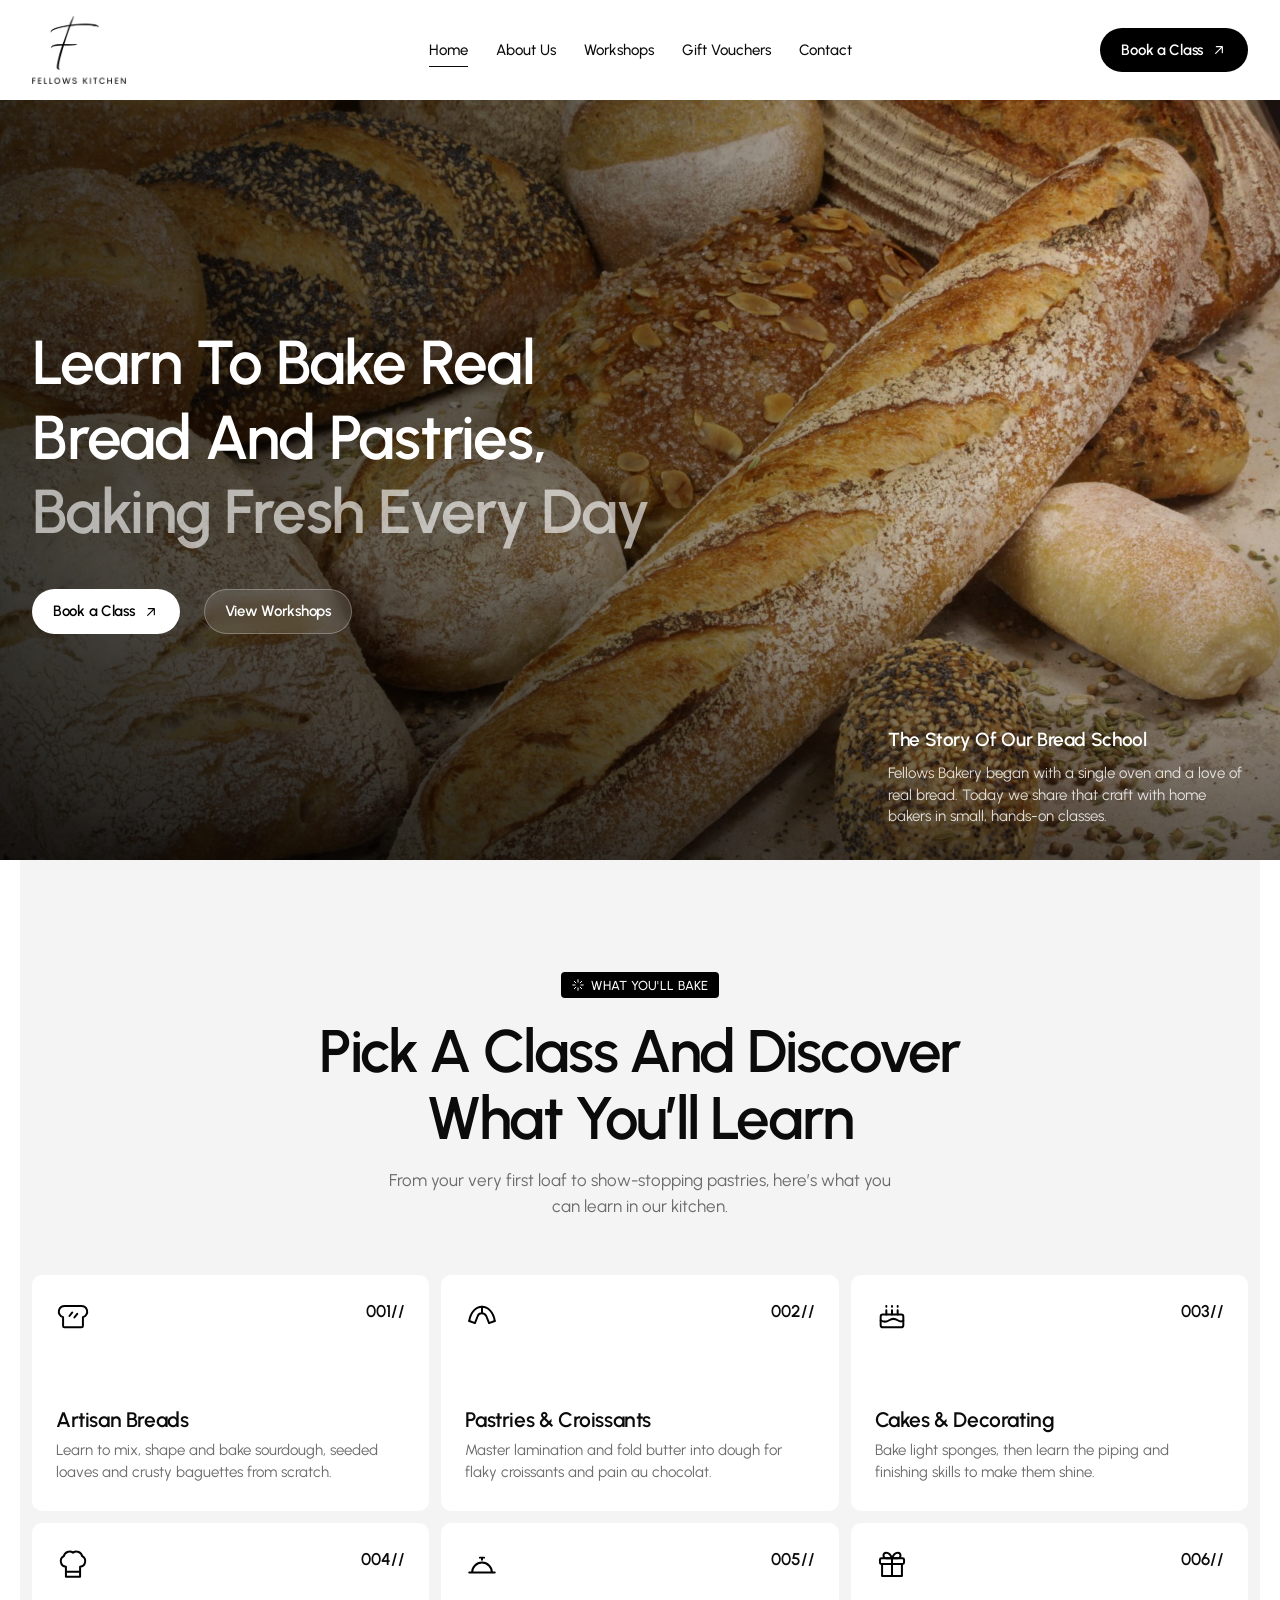
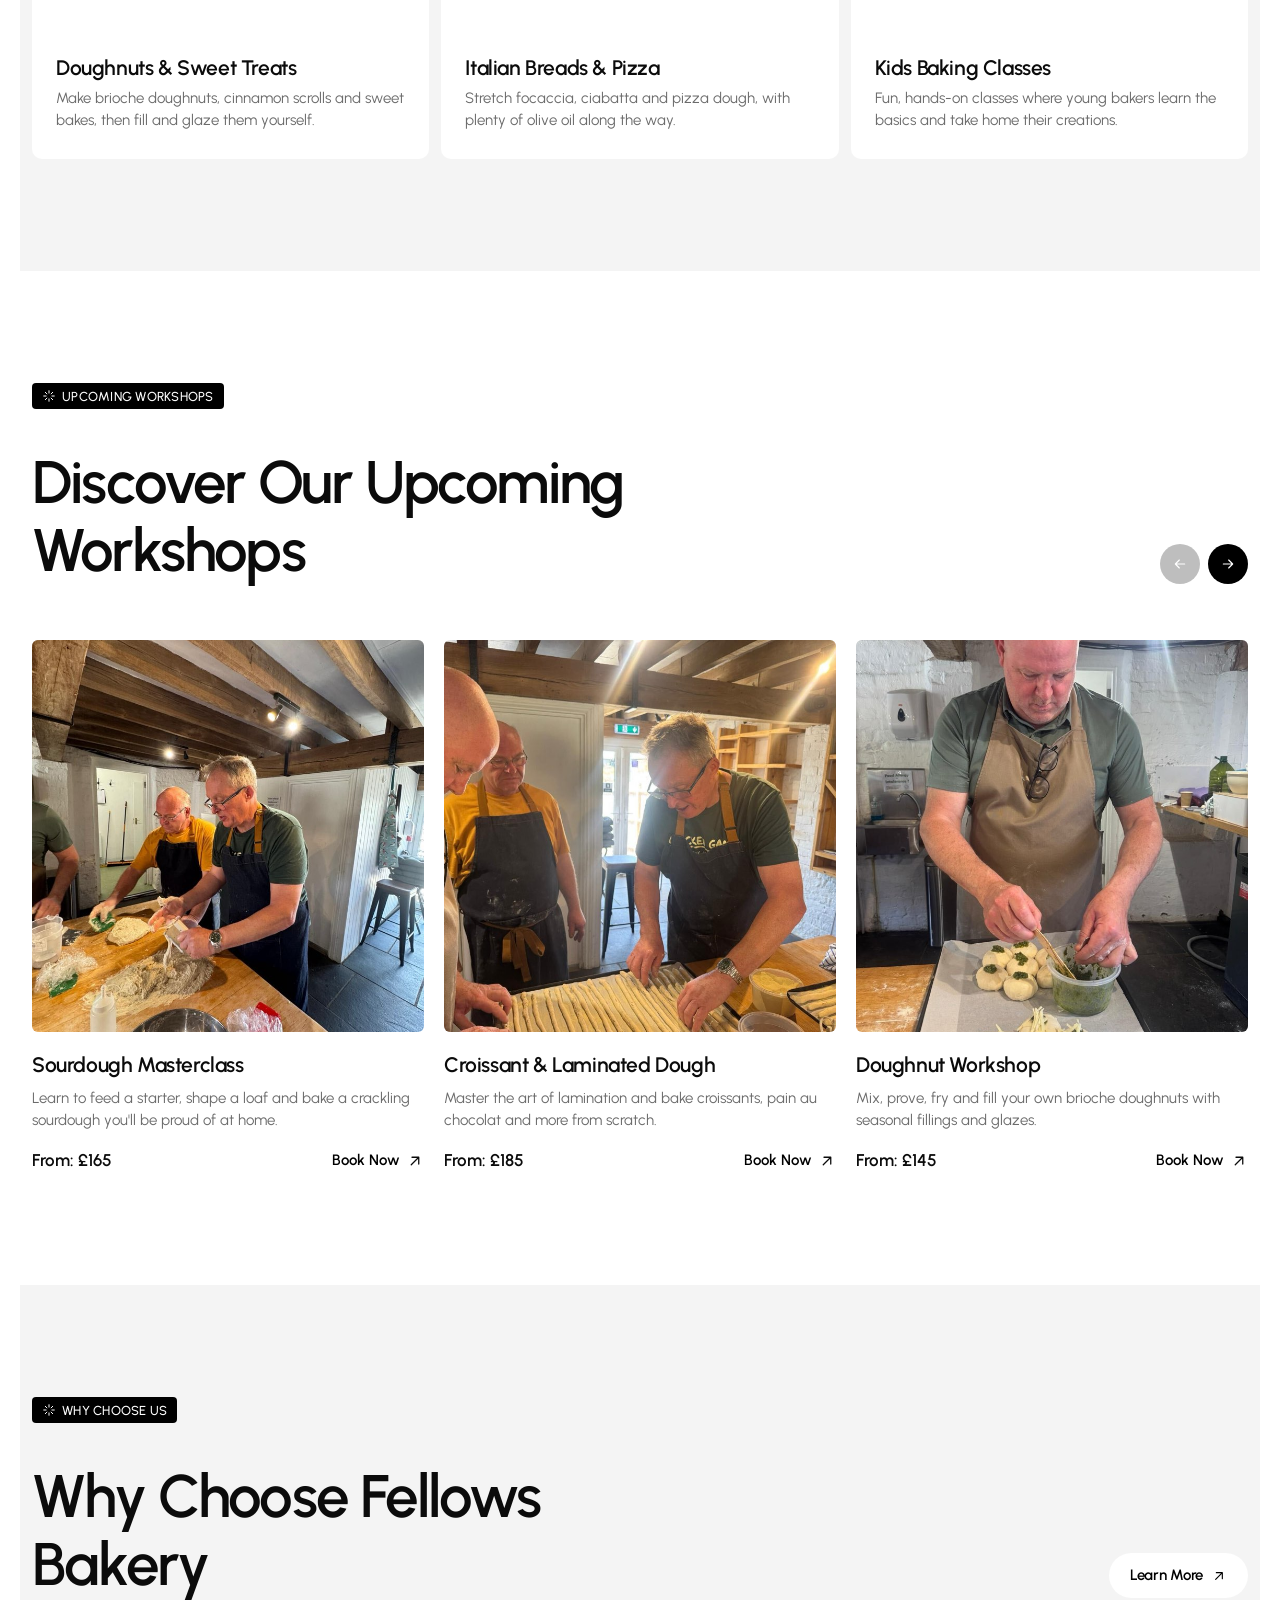
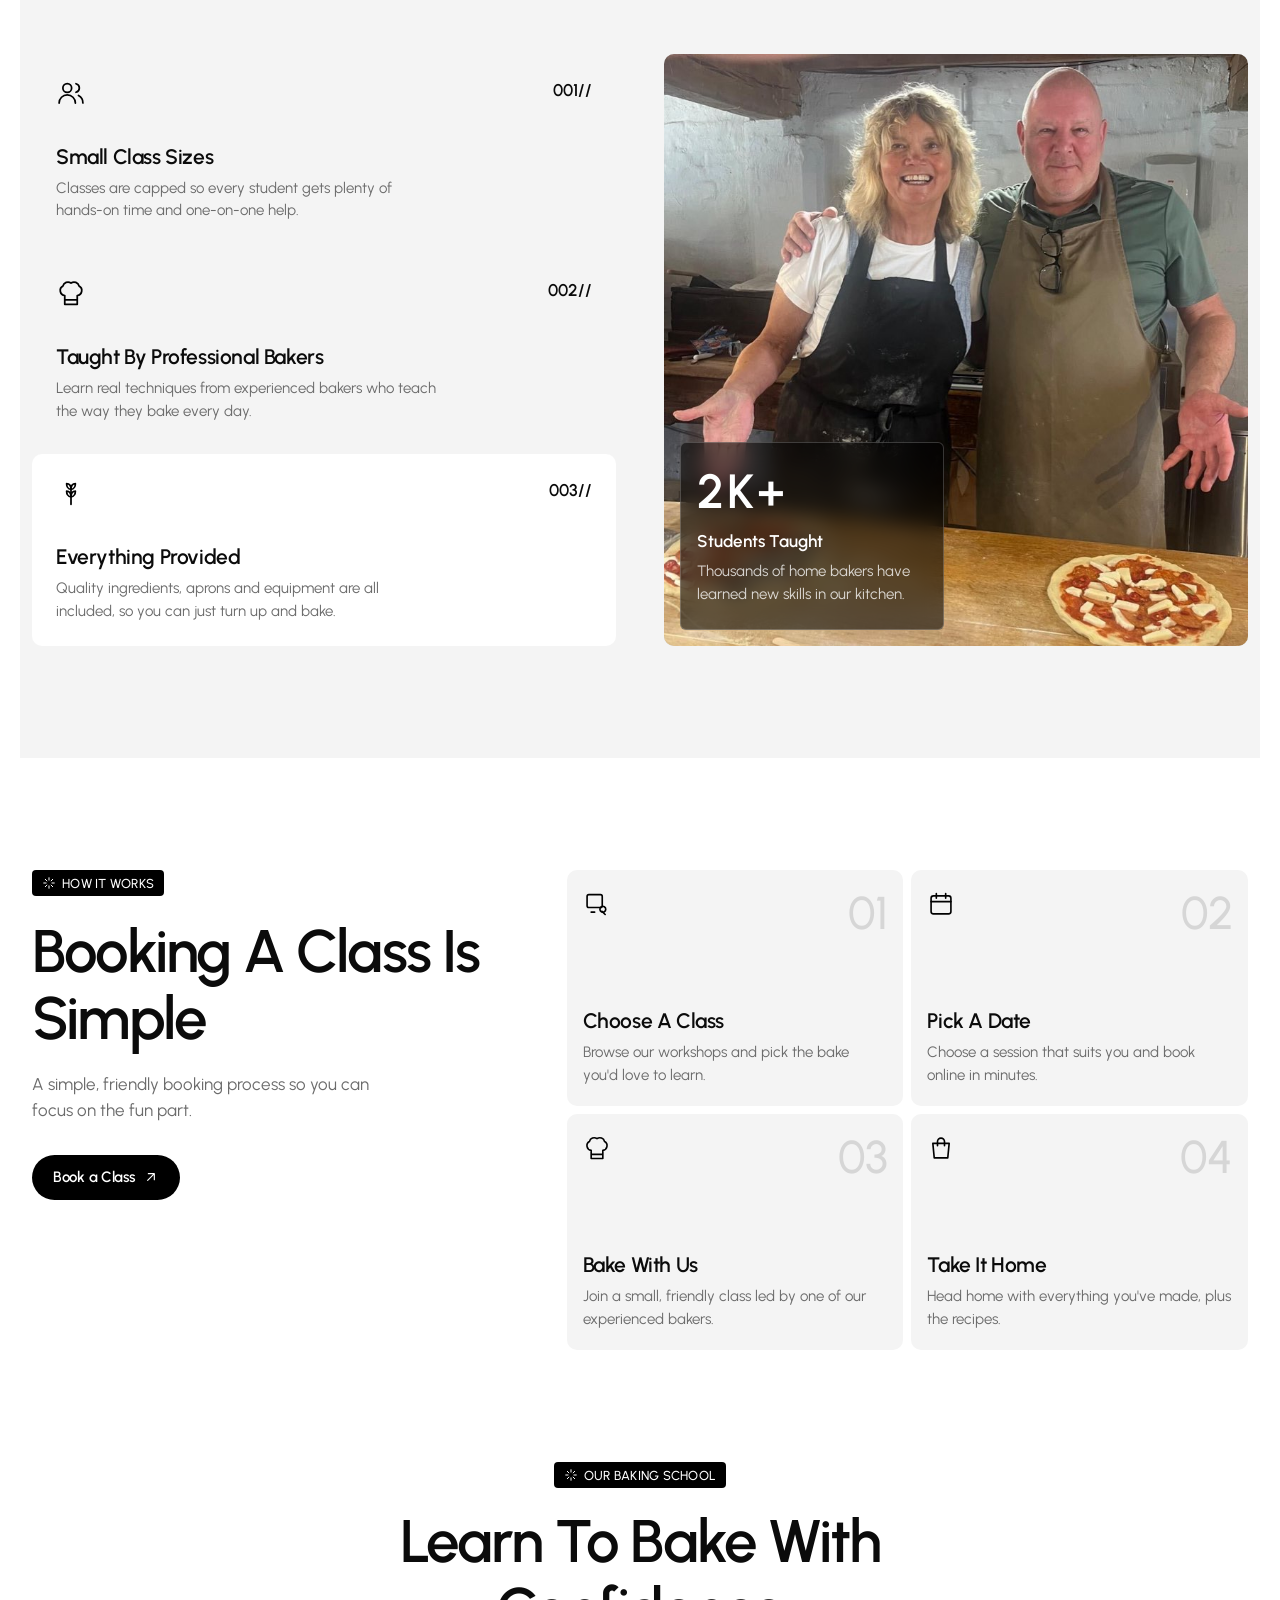
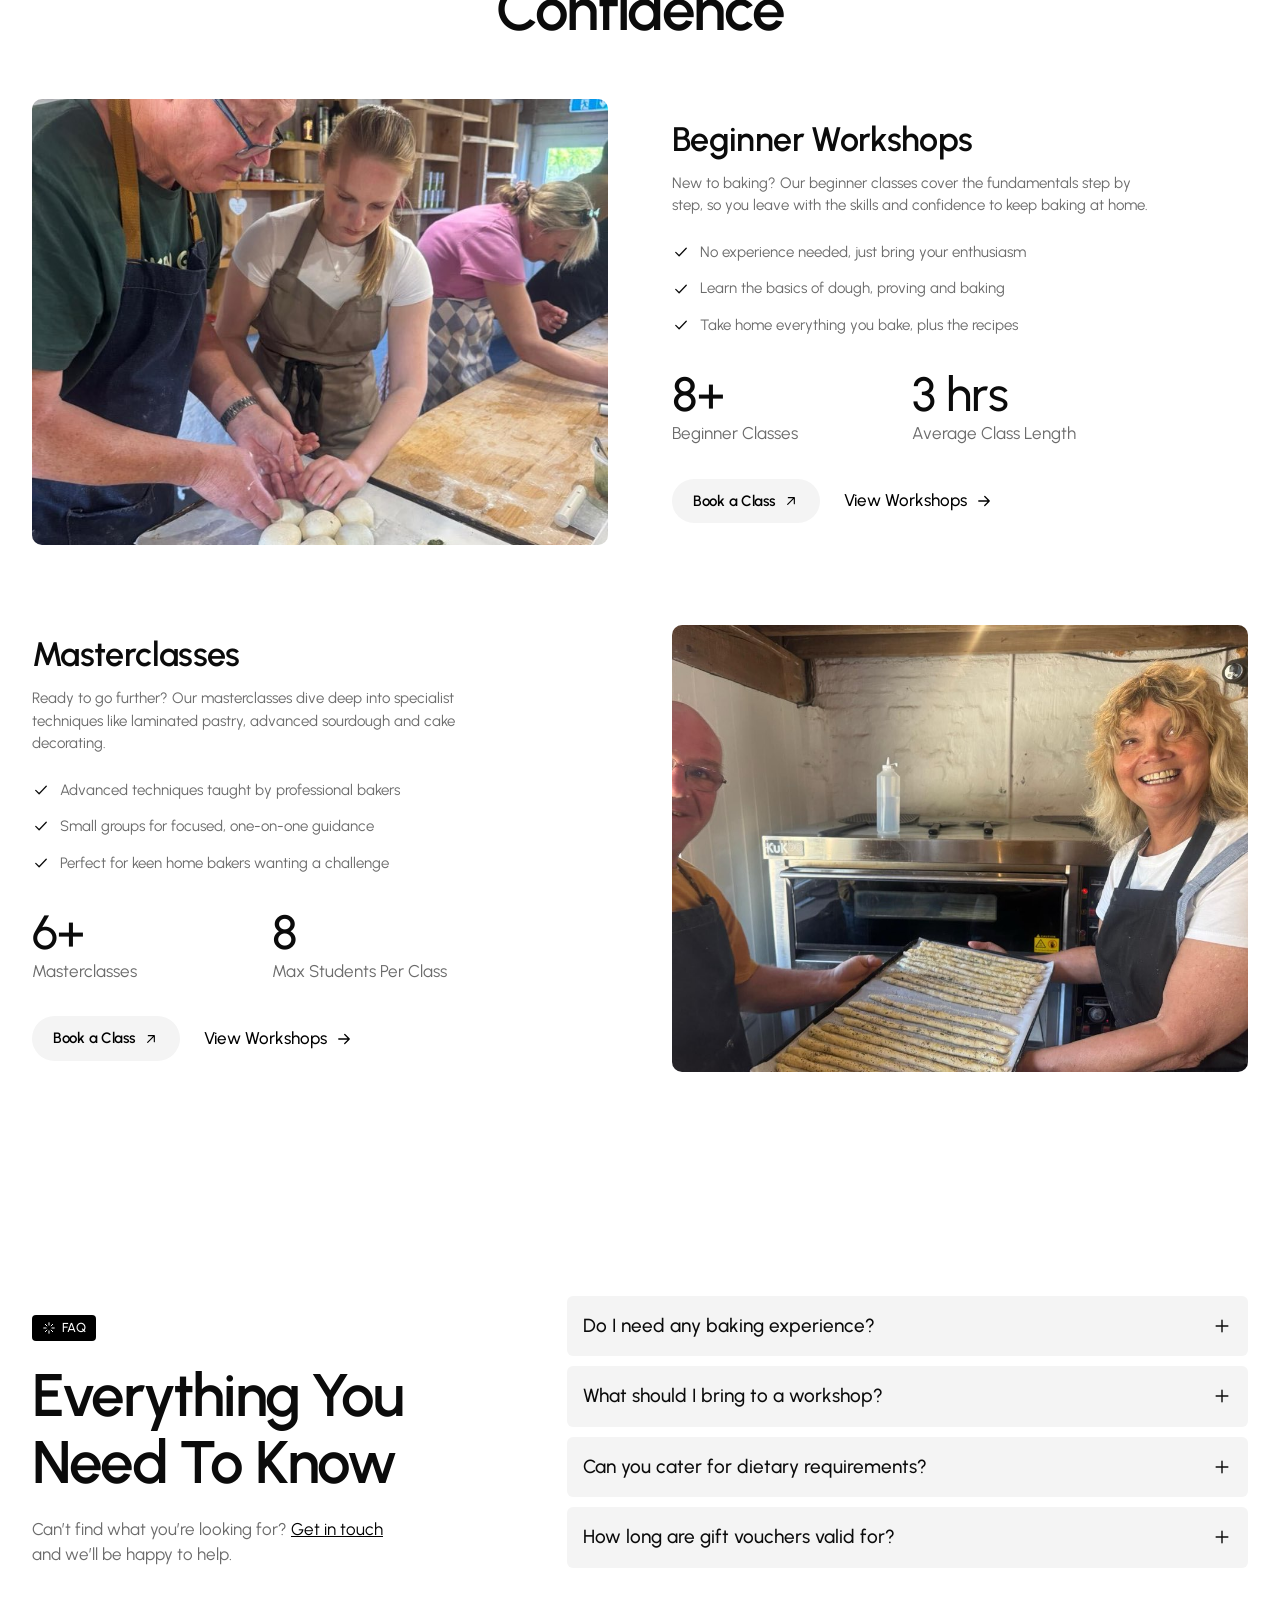
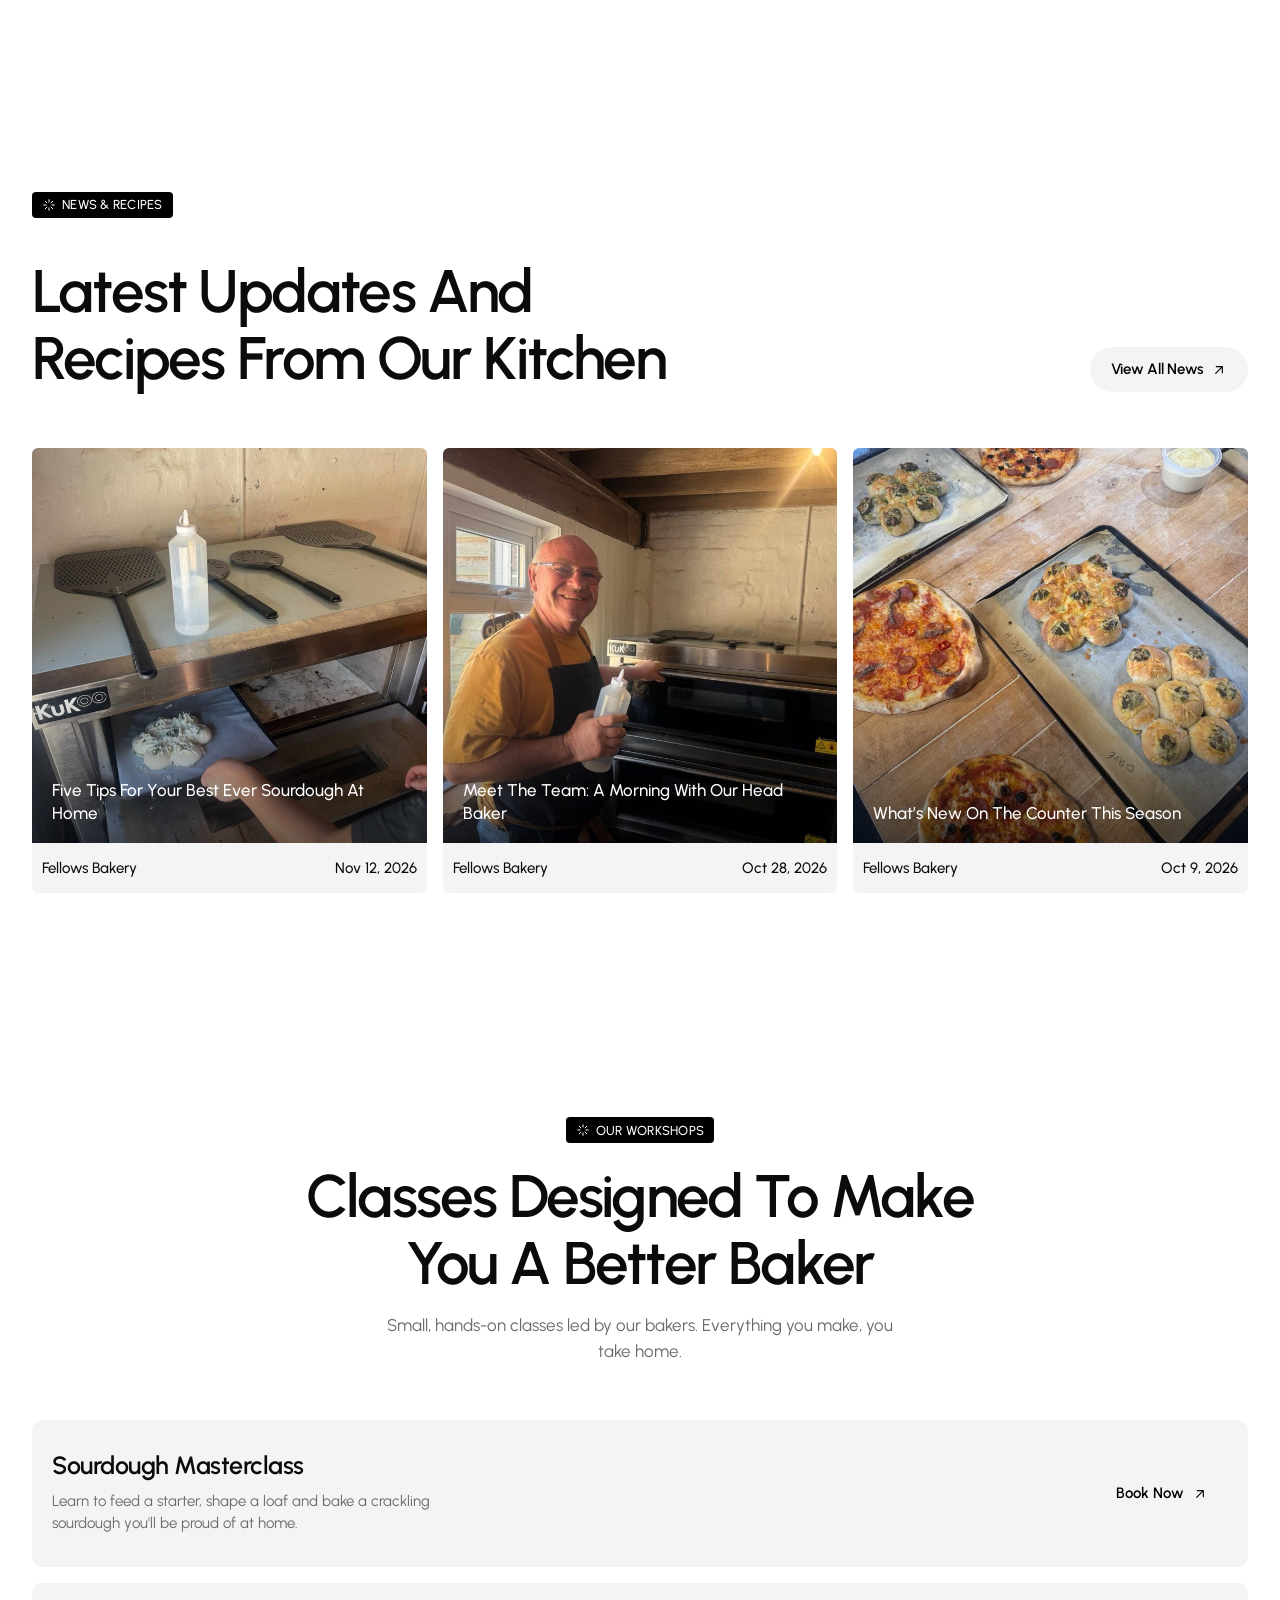
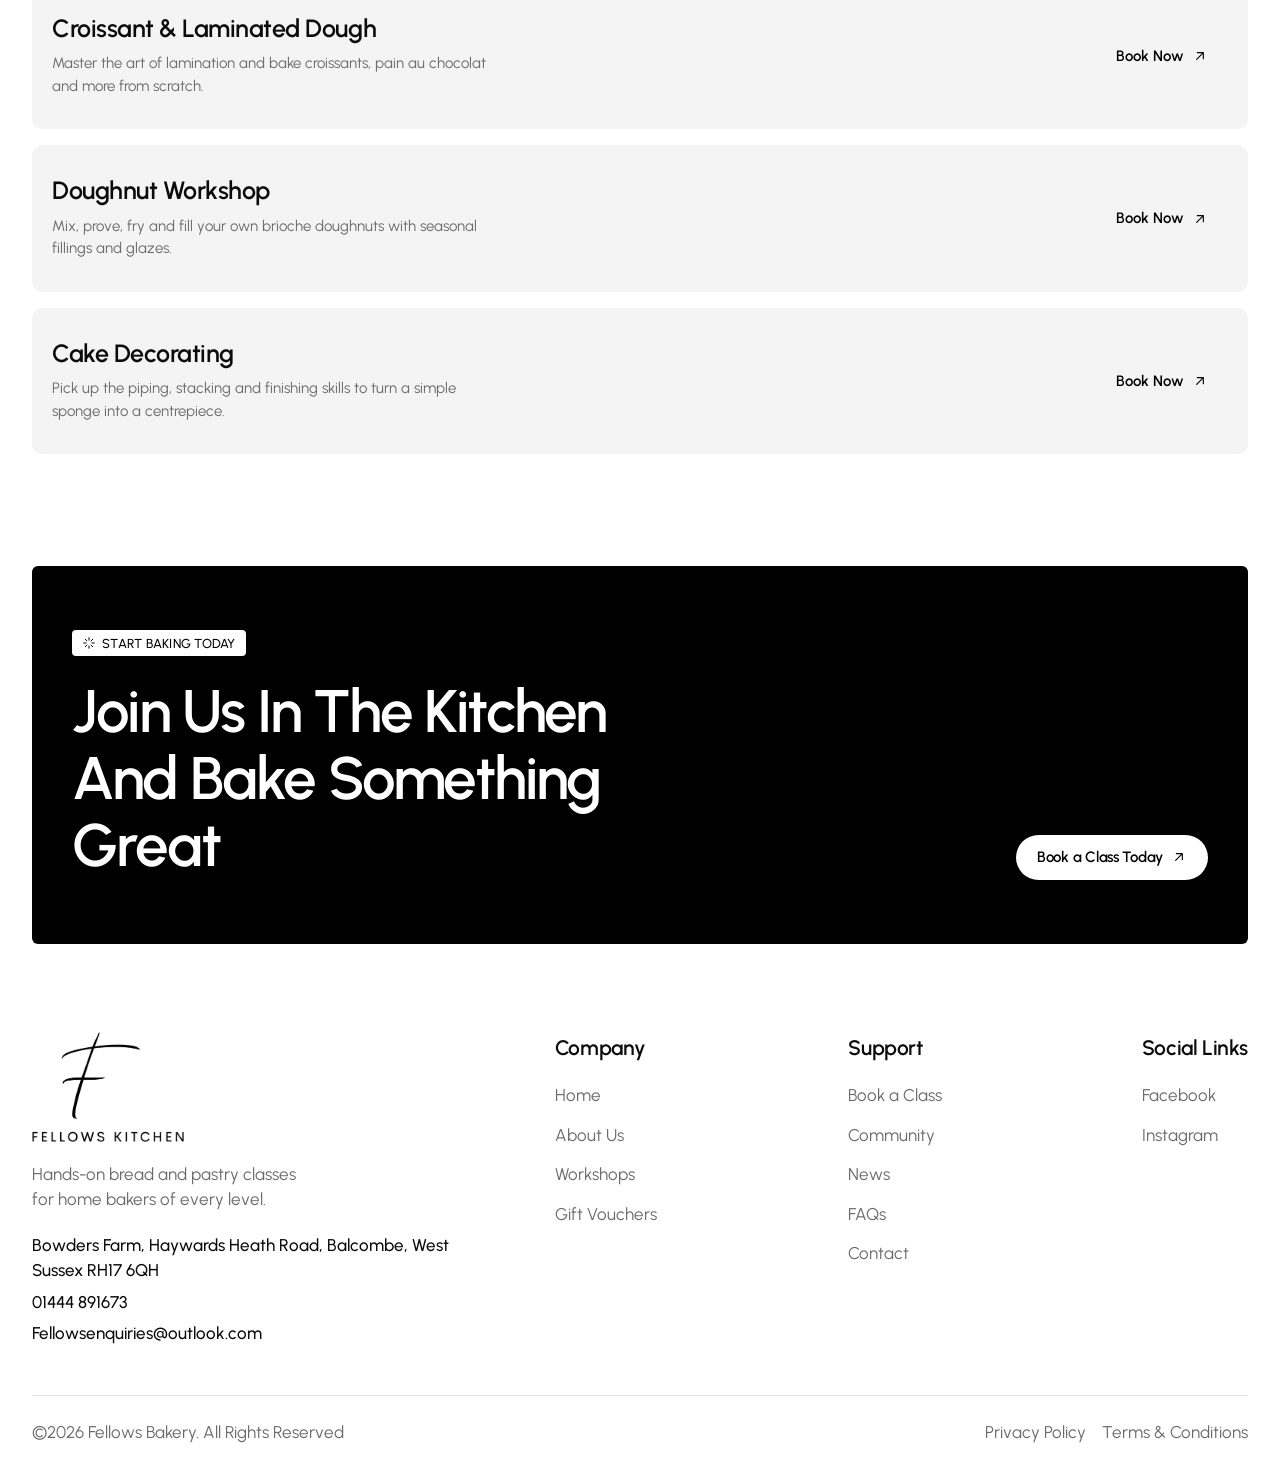
<file: index.html>
<!doctype html>
<html lang="en">
<head>
  <meta charset="utf-8">
  <meta name="viewport" content="width=device-width, initial-scale=1">
  <title>Fellows Bakery | Artisan Bakery &amp; Baking School</title>
  <meta name="description" content="Fellows Bakery – artisan bread, pastries and hands-on baking workshops, baked fresh every day.">
  <meta name="theme-color" content="#ffffff">
  <link rel="icon" type="image/png" href="images/logo-black.png">
  <link rel="preconnect" href="https://fonts.googleapis.com">
  <link rel="preconnect" href="https://fonts.gstatic.com" crossorigin>
  <link rel="stylesheet" href="https://fonts.googleapis.com/css2?family=Urbanist:wght@400;500;600&display=swap">
  <link rel="preload" as="image" href="images/hero.jpg">
  <link rel="stylesheet" href="styles.css">
</head>
<body>

  <header class="site-header">
    <div class="container header-inner">
      <a href="index.html" class="logo" aria-label="Fellows Bakery home">
        <img src="images/logo-black.png" alt="Fellows Bakery" width="800" height="578">
      </a>

      <nav class="main-nav" aria-label="Main">
        <a href="index.html" aria-current="page">Home</a>
        <a href="our-story.html">About Us</a>
        <a href="workshops.html">Workshops</a>
        <a href="vouchers.html">Gift Vouchers</a>
        <a href="contact.html">Contact</a>
      </nav>

      <div class="header-actions">
        <a href="book.html" class="btn btn-dark">Book a Class<svg class="icon" viewBox="0 0 24 24" aria-hidden="true"><path d="M7 17 17 7M8 7h9v9"/></svg></a>
        <button class="menu-toggle" aria-label="Open menu" aria-expanded="false" aria-controls="mobile-menu">
          <span></span><span></span><span></span>
        </button>
      </div>
    </div>

    <nav class="mobile-menu" id="mobile-menu" aria-label="Mobile">
      <div class="container">
        <a href="index.html" aria-current="page">Home</a>
        <a href="our-story.html">About Us</a>
        <a href="workshops.html">Workshops</a>
        <a href="vouchers.html">Gift Vouchers</a>
        <a href="contact.html">Contact</a>
        <a href="book.html" class="btn btn-dark">Book a Class<svg class="icon" viewBox="0 0 24 24" aria-hidden="true"><path d="M7 17 17 7M8 7h9v9"/></svg></a>
      </div>
    </nav>
  </header>

  <main>

    <section class="hero" style="background-image:url('images/hero.jpg')">
      <div class="container hero-content">
        <h1 class="type-h1">Learn To Bake Real Bread And Pastries, <span>Baking Fresh Every Day</span></h1>
        <div class="btn-row">
          <a href="book.html" class="btn btn-light">Book a Class<svg class="icon" viewBox="0 0 24 24" aria-hidden="true"><path d="M7 17 17 7M8 7h9v9"/></svg></a>
          <a href="workshops.html" class="btn btn-glass">View Workshops</a>
        </div>
      </div>
      <div class="hero-story">
        <h2>The Story Of Our Bread School</h2>
        <p>Fellows Bakery began with a single oven and a love of real bread. Today we share that craft with home bakers in small, hands-on classes.</p>
      </div>
    </section>

    <section class="panel section">
      <div class="container">
      <div class="section-head center reveal">
        <span class="badge"><svg class="icon" viewBox="0 0 24 24" aria-hidden="true"><path d="M12 3v4M12 17v4M3 12h4M17 12h4M5.6 5.6l2.8 2.8M15.6 15.6l2.8 2.8M5.6 18.4l2.8-2.8M15.6 8.4l2.8-2.8"/></svg>What you'll bake</span>
        <h2 class="type-title">Pick A Class And Discover What You&rsquo;ll Learn</h2>
        <p class="lead">From your very first loaf to show-stopping pastries, here&rsquo;s what you can learn in our kitchen.</p>
      </div>
        <div class="category-grid">
        <article class="category-card reveal">
          <div class="card-top"><svg class="icon" viewBox="0 0 24 24" aria-hidden="true"><path d="M5 19V12.8A4 4 0 0 1 7 5h10a4 4 0 0 1 2 7.8V19a1 1 0 0 1-1 1H6a1 1 0 0 1-1-1Z"/><path d="m9.5 12 2-2.5M13 13l2-2.5"/></svg><span class="card-num">001//</span></div>
          <div>
            <h3 class="type-h6">Artisan Breads</h3>
            <p>Learn to mix, shape and bake sourdough, seeded loaves and crusty baguettes from scratch.</p>
          </div>
        </article>
        <article class="category-card reveal">
          <div class="card-top"><svg class="icon" viewBox="0 0 24 24" aria-hidden="true"><path d="M3 15.5C4 9 8 5.5 12 5.5s8 3.5 9 10"/><path d="M3 15.5 7 17l2-5M21 15.5 17 17l-2-5M9 12c1-2.5 4.5-2.5 6 0M12 5.5V10"/></svg><span class="card-num">002//</span></div>
          <div>
            <h3 class="type-h6">Pastries &amp; Croissants</h3>
            <p>Master lamination and fold butter into dough for flaky croissants and pain au chocolat.</p>
          </div>
        </article>
        <article class="category-card reveal">
          <div class="card-top"><svg class="icon" viewBox="0 0 24 24" aria-hidden="true"><rect x="4" y="11" width="16" height="9" rx="1.5"/><path d="M4 15c2 1.3 4 1.3 6 0s4-1.3 6 0 3 1.3 4 0M8 11V8M12 11V8M16 11V8M8 5v.5M12 5v.5M16 5v.5"/></svg><span class="card-num">003//</span></div>
          <div>
            <h3 class="type-h6">Cakes &amp; Decorating</h3>
            <p>Bake light sponges, then learn the piping and finishing skills to make them shine.</p>
          </div>
        </article>
        <article class="category-card reveal">
          <div class="card-top"><svg class="icon" viewBox="0 0 24 24" aria-hidden="true"><path d="M7 17.5h10V21H7zM7 17.5V14a4 4 0 0 1-1.5-7.5A4.2 4.2 0 0 1 12 4a4.2 4.2 0 0 1 6.5 2.5A4 4 0 0 1 17 14v3.5"/></svg><span class="card-num">004//</span></div>
          <div>
            <h3 class="type-h6">Doughnuts &amp; Sweet Treats</h3>
            <p>Make brioche doughnuts, cinnamon scrolls and sweet bakes, then fill and glaze them yourself.</p>
          </div>
        </article>
        <article class="category-card reveal">
          <div class="card-top"><svg class="icon" viewBox="0 0 24 24" aria-hidden="true"><path d="M3 18h18M5 18a7 7 0 0 1 14 0M12 9V7.5M10.5 7.5h3"/></svg><span class="card-num">005//</span></div>
          <div>
            <h3 class="type-h6">Italian Breads &amp; Pizza</h3>
            <p>Stretch focaccia, ciabatta and pizza dough, with plenty of olive oil along the way.</p>
          </div>
        </article>
        <article class="category-card reveal">
          <div class="card-top"><svg class="icon" viewBox="0 0 24 24" aria-hidden="true"><rect x="3.5" y="8" width="17" height="4" rx="1"/><path d="M5 12v8.5h14V12M12 8v12.5M12 8S10.5 4 8 4a2 2 0 0 0 0 4h4Zm0 0s1.5-4 4-4a2 2 0 0 1 0 4h-4Z"/></svg><span class="card-num">006//</span></div>
          <div>
            <h3 class="type-h6">Kids Baking Classes</h3>
            <p>Fun, hands-on classes where young bakers learn the basics and take home their creations.</p>
          </div>
        </article>
        </div>
      </div>
    </section>

    <section class="section" data-carousel>
      <div class="container">
        <div class="section-head split-head reveal">
          <div>
            <span class="badge"><svg class="icon" viewBox="0 0 24 24" aria-hidden="true"><path d="M12 3v4M12 17v4M3 12h4M17 12h4M5.6 5.6l2.8 2.8M15.6 15.6l2.8 2.8M5.6 18.4l2.8-2.8M15.6 8.4l2.8-2.8"/></svg>Upcoming workshops</span>
            <h2 class="type-title" style="margin-top:20px">Discover Our Upcoming Workshops</h2>
          </div>
          <div class="carousel-nav">
            <button class="carousel-btn" data-prev aria-label="Previous"><svg class="icon" viewBox="0 0 24 24" aria-hidden="true"><path d="M19 12H5M11 6l-6 6 6 6"/></svg></button>
            <button class="carousel-btn" data-next aria-label="Next"><svg class="icon" viewBox="0 0 24 24" aria-hidden="true"><path d="M5 12h14M13 6l6 6-6 6"/></svg></button>
          </div>
        </div>
        <div class="carousel reveal">
          <a href="book.html" class="event-card">
            <img class="img-holder" src="images/kneading.jpg" alt="Students kneading dough at the workbench" loading="lazy" decoding="async">
            <h3 class="type-h6">Sourdough Masterclass</h3>
            <p>Learn to feed a starter, shape a loaf and bake a crackling sourdough you'll be proud of at home.</p>
            <div class="event-meta">
              <span class="event-price">From: £165</span>
              <span class="row-link">Book Now <svg class="icon" viewBox="0 0 24 24" aria-hidden="true"><path d="M7 17 17 7M8 7h9v9"/></svg></span>
            </div>
          </a>
          <a href="book.html" class="event-card">
            <img class="img-holder" src="images/breadsticks-rolling.jpg" alt="Students rolling dough in a class" loading="lazy" decoding="async">
            <h3 class="type-h6">Croissant &amp; Laminated Dough</h3>
            <p>Master the art of lamination and bake croissants, pain au chocolat and more from scratch.</p>
            <div class="event-meta">
              <span class="event-price">From: £185</span>
              <span class="row-link">Book Now <svg class="icon" viewBox="0 0 24 24" aria-hidden="true"><path d="M7 17 17 7M8 7h9v9"/></svg></span>
            </div>
          </a>
          <a href="book.html" class="event-card">
            <img class="img-holder" src="images/topping-rolls.jpg" alt="A student filling and topping a tray of bakes" loading="lazy" decoding="async">
            <h3 class="type-h6">Doughnut Workshop</h3>
            <p>Mix, prove, fry and fill your own brioche doughnuts with seasonal fillings and glazes.</p>
            <div class="event-meta">
              <span class="event-price">From: £145</span>
              <span class="row-link">Book Now <svg class="icon" viewBox="0 0 24 24" aria-hidden="true"><path d="M7 17 17 7M8 7h9v9"/></svg></span>
            </div>
          </a>
          <a href="book.html" class="event-card">
            <img class="img-holder" src="images/class-tray-smile.jpg" alt="A smiling student with her tray of bakes" loading="lazy" decoding="async">
            <h3 class="type-h6">Cake Decorating</h3>
            <p>Pick up the piping, stacking and finishing skills to turn a simple sponge into a centrepiece.</p>
            <div class="event-meta">
              <span class="event-price">From: £155</span>
              <span class="row-link">Book Now <svg class="icon" viewBox="0 0 24 24" aria-hidden="true"><path d="M7 17 17 7M8 7h9v9"/></svg></span>
            </div>
          </a>
          <a href="book.html" class="event-card">
            <img class="img-holder" src="images/pizzas-overhead.jpg" alt="Pizzas and Italian breads fresh from the oven" loading="lazy" decoding="async">
            <h3 class="type-h6">Italian Breads</h3>
            <p>Focaccia, ciabatta and grissini, with plenty of olive oil and a relaxed Italian pace.</p>
            <div class="event-meta">
              <span class="event-price">From: £150</span>
              <span class="row-link">Book Now <svg class="icon" viewBox="0 0 24 24" aria-hidden="true"><path d="M7 17 17 7M8 7h9v9"/></svg></span>
            </div>
          </a>
          <a href="book.html" class="event-card">
            <img class="img-holder" src="images/class-tray-student.jpg" alt="A young baker holding a tray of rolls she shaped" loading="lazy" decoding="async">
            <h3 class="type-h6">Kids Baking Club</h3>
            <p>A fun, mess-friendly class where young bakers make treats to take home and share.</p>
            <div class="event-meta">
              <span class="event-price">From: £85</span>
              <span class="row-link">Book Now <svg class="icon" viewBox="0 0 24 24" aria-hidden="true"><path d="M7 17 17 7M8 7h9v9"/></svg></span>
            </div>
          </a>
          <a href="book.html" class="event-card">
            <img class="img-holder" src="images/shaping-tray.jpg" alt="Shaping soft rolls on a baking tray" loading="lazy" decoding="async">
            <h3 class="type-h6">Cinnamon Scrolls</h3>
            <p>Soft, enriched dough rolled with spiced butter and finished with a cream cheese glaze.</p>
            <div class="event-meta">
              <span class="event-price">From: £140</span>
              <span class="row-link">Book Now <svg class="icon" viewBox="0 0 24 24" aria-hidden="true"><path d="M7 17 17 7M8 7h9v9"/></svg></span>
            </div>
          </a>
          <a href="book.html" class="event-card">
            <img class="img-holder" src="images/focaccia-tray.jpg" alt="A student holding a tray of freshly baked bakes" loading="lazy" decoding="async">
            <h3 class="type-h6">Pies &amp; Tarts</h3>
            <p>Shortcrust, puff and sweet pastry, with sweet and savoury fillings to match.</p>
            <div class="event-meta">
              <span class="event-price">From: £150</span>
              <span class="row-link">Book Now <svg class="icon" viewBox="0 0 24 24" aria-hidden="true"><path d="M7 17 17 7M8 7h9v9"/></svg></span>
            </div>
          </a>
        </div>
      </div>
    </section>

    <section class="panel section">
      <div class="container">
        <div class="section-head split-head reveal">
          <div>
            <span class="badge"><svg class="icon" viewBox="0 0 24 24" aria-hidden="true"><path d="M12 3v4M12 17v4M3 12h4M17 12h4M5.6 5.6l2.8 2.8M15.6 15.6l2.8 2.8M5.6 18.4l2.8-2.8M15.6 8.4l2.8-2.8"/></svg>Why choose us</span>
            <h2 class="type-title" style="margin-top:20px">Why Choose Fellows Bakery</h2>
          </div>
          <a href="our-story.html" class="btn btn-light">Learn More<svg class="icon" viewBox="0 0 24 24" aria-hidden="true"><path d="M7 17 17 7M8 7h9v9"/></svg></a>
        </div>
        <div class="why-grid">
          <div class="feature-list reveal">
          <article class="feature">
            <div class="card-top"><svg class="icon" viewBox="0 0 24 24" aria-hidden="true"><circle cx="9" cy="8" r="3.5"/><path d="M2.5 20a6.5 6.5 0 0 1 13 0M16 4.6a3.5 3.5 0 0 1 0 6.8M18 14a6.5 6.5 0 0 1 3.5 6"/></svg><span class="card-num">001//</span></div>
            <h3 class="type-h6">Small Class Sizes</h3>
            <p>Classes are capped so every student gets plenty of hands-on time and one-on-one help.</p>
          </article>
          <article class="feature">
            <div class="card-top"><svg class="icon" viewBox="0 0 24 24" aria-hidden="true"><path d="M7 17.5h10V21H7zM7 17.5V14a4 4 0 0 1-1.5-7.5A4.2 4.2 0 0 1 12 4a4.2 4.2 0 0 1 6.5 2.5A4 4 0 0 1 17 14v3.5"/></svg><span class="card-num">002//</span></div>
            <h3 class="type-h6">Taught By Professional Bakers</h3>
            <p>Learn real techniques from experienced bakers who teach the way they bake every day.</p>
          </article>
          <article class="feature is-active">
            <div class="card-top"><svg class="icon" viewBox="0 0 24 24" aria-hidden="true"><path d="M12 21V9"/><path d="M12 9C9.5 9 8.5 6.5 8.5 4.5 11 4.5 12 6.5 12 9Zm0 0c2.5 0 3.5-2.5 3.5-4.5C13 4.5 12 6.5 12 9ZM12 15c-2.5 0-3.5-2.5-3.5-4.5 2.5 0 3.5 2 3.5 4.5Zm0 0c2.5 0 3.5-2.5 3.5-4.5-2.5 0-3.5 2-3.5 4.5Z"/></svg><span class="card-num">003//</span></div>
            <h3 class="type-h6">Everything Provided</h3>
            <p>Quality ingredients, aprons and equipment are all included, so you can just turn up and bake.</p>
          </article>
          </div>
          <div class="why-media reveal">
            <img class="img-holder" src="images/pizza-pair.jpg" alt="Two students proudly showing the pizzas they made" loading="lazy" decoding="async">
            <div class="stat-glass">
              <strong>2K+</strong>
              <h3>Students Taught</h3>
              <p>Thousands of home bakers have learned new skills in our kitchen.</p>
            </div>
          </div>
        </div>
      </div>
    </section>

    <section class="section">
      <div class="container process-grid">
        <div class="process-intro reveal">
          <span class="badge"><svg class="icon" viewBox="0 0 24 24" aria-hidden="true"><path d="M12 3v4M12 17v4M3 12h4M17 12h4M5.6 5.6l2.8 2.8M15.6 15.6l2.8 2.8M5.6 18.4l2.8-2.8M15.6 8.4l2.8-2.8"/></svg>How it works</span>
          <h2 class="type-title">Booking A Class Is Simple</h2>
          <p class="lead">A simple, friendly booking process so you can focus on the fun part.</p>
          <a href="book.html" class="btn btn-dark">Book a Class<svg class="icon" viewBox="0 0 24 24" aria-hidden="true"><path d="M7 17 17 7M8 7h9v9"/></svg></a>
        </div>
        <div class="step-grid reveal">
          <article class="step-card">
            <div class="card-top"><svg class="icon" viewBox="0 0 24 24" aria-hidden="true"><rect x="3.5" y="4" width="13" height="11" rx="1.5"/><path d="M7 19h3M14.5 16.5a2.5 2.5 0 1 0 0-.01M16.3 18.3 19 21"/></svg><span class="step-num">01</span></div>
            <div>
              <h3 class="type-h6">Choose A Class</h3>
              <p>Browse our workshops and pick the bake you'd love to learn.</p>
            </div>
          </article>
          <article class="step-card">
            <div class="card-top"><svg class="icon" viewBox="0 0 24 24" aria-hidden="true"><rect x="3.5" y="5" width="17" height="15.5" rx="2"/><path d="M3.5 10h17M8 3v4M16 3v4"/></svg><span class="step-num">02</span></div>
            <div>
              <h3 class="type-h6">Pick A Date</h3>
              <p>Choose a session that suits you and book online in minutes.</p>
            </div>
          </article>
          <article class="step-card">
            <div class="card-top"><svg class="icon" viewBox="0 0 24 24" aria-hidden="true"><path d="M7 17.5h10V21H7zM7 17.5V14a4 4 0 0 1-1.5-7.5A4.2 4.2 0 0 1 12 4a4.2 4.2 0 0 1 6.5 2.5A4 4 0 0 1 17 14v3.5"/></svg><span class="step-num">03</span></div>
            <div>
              <h3 class="type-h6">Bake With Us</h3>
              <p>Join a small, friendly class led by one of our experienced bakers.</p>
            </div>
          </article>
          <article class="step-card">
            <div class="card-top"><svg class="icon" viewBox="0 0 24 24" aria-hidden="true"><path d="M5 8h14l-1.2 12.5H6.2Z"/><path d="M9 10V6.5a3 3 0 0 1 6 0V10"/></svg><span class="step-num">04</span></div>
            <div>
              <h3 class="type-h6">Take It Home</h3>
              <p>Head home with everything you've made, plus the recipes.</p>
            </div>
          </article>
        </div>
      </div>
    </section>

    <section class="section" style="padding-top:0">
      <div class="container">
      <div class="section-head center reveal">
        <span class="badge"><svg class="icon" viewBox="0 0 24 24" aria-hidden="true"><path d="M12 3v4M12 17v4M3 12h4M17 12h4M5.6 5.6l2.8 2.8M15.6 15.6l2.8 2.8M5.6 18.4l2.8-2.8M15.6 8.4l2.8-2.8"/></svg>Our baking school</span>
        <h2 class="type-title">Learn To Bake With Confidence</h2>
      </div>
        <div class="split-row reveal">
          <div class="split-media"><img class="img-holder" src="images/shaping-help.jpg" alt="A tutor helping a student shape dough" loading="lazy" decoding="async"></div>
          <div class="split-text">
            <h3 class="type-h3">Beginner Workshops</h3>
            <p>New to baking? Our beginner classes cover the fundamentals step by step, so you leave with the skills and confidence to keep baking at home.</p>
            <ul class="check-list">
              <li><svg class="icon" viewBox="0 0 24 24" aria-hidden="true"><path d="m5 12.5 4.5 4.5L19 7"/></svg>No experience needed, just bring your enthusiasm</li>
              <li><svg class="icon" viewBox="0 0 24 24" aria-hidden="true"><path d="m5 12.5 4.5 4.5L19 7"/></svg>Learn the basics of dough, proving and baking</li>
              <li><svg class="icon" viewBox="0 0 24 24" aria-hidden="true"><path d="m5 12.5 4.5 4.5L19 7"/></svg>Take home everything you bake, plus the recipes</li>
            </ul>
            <div class="stats">
              <div><strong>8+</strong><span>Beginner Classes</span></div>
              <div><strong>3 hrs</strong><span>Average Class Length</span></div>
            </div>
            <div class="btn-row"><a href="book.html" class="btn btn-soft">Book a Class<svg class="icon" viewBox="0 0 24 24" aria-hidden="true"><path d="M7 17 17 7M8 7h9v9"/></svg></a><a href="workshops.html" class="btn-text">View Workshops<svg class="icon" viewBox="0 0 24 24" aria-hidden="true"><path d="M5 12h14M13 6l6 6-6 6"/></svg></a></div>
          </div>
        </div>
        <div class="split-row reverse reveal">
          <div class="split-media"><img class="img-holder" src="images/breadsticks-oven.jpg" alt="Students loading trays of breadsticks into the oven" loading="lazy" decoding="async"></div>
          <div class="split-text">
            <h3 class="type-h3">Masterclasses</h3>
            <p>Ready to go further? Our masterclasses dive deep into specialist techniques like laminated pastry, advanced sourdough and cake decorating.</p>
            <ul class="check-list">
              <li><svg class="icon" viewBox="0 0 24 24" aria-hidden="true"><path d="m5 12.5 4.5 4.5L19 7"/></svg>Advanced techniques taught by professional bakers</li>
              <li><svg class="icon" viewBox="0 0 24 24" aria-hidden="true"><path d="m5 12.5 4.5 4.5L19 7"/></svg>Small groups for focused, one-on-one guidance</li>
              <li><svg class="icon" viewBox="0 0 24 24" aria-hidden="true"><path d="m5 12.5 4.5 4.5L19 7"/></svg>Perfect for keen home bakers wanting a challenge</li>
            </ul>
            <div class="stats">
              <div><strong>6+</strong><span>Masterclasses</span></div>
              <div><strong>8</strong><span>Max Students Per Class</span></div>
            </div>
            <div class="btn-row"><a href="book.html" class="btn btn-soft">Book a Class<svg class="icon" viewBox="0 0 24 24" aria-hidden="true"><path d="M7 17 17 7M8 7h9v9"/></svg></a><a href="workshops.html" class="btn-text">View Workshops<svg class="icon" viewBox="0 0 24 24" aria-hidden="true"><path d="M5 12h14M13 6l6 6-6 6"/></svg></a></div>
          </div>
        </div>
      </div>
    </section>

    <section class="section">
      <div class="container faq-grid">
        <div class="faq-intro reveal">
          <span class="badge"><svg class="icon" viewBox="0 0 24 24" aria-hidden="true"><path d="M12 3v4M12 17v4M3 12h4M17 12h4M5.6 5.6l2.8 2.8M15.6 15.6l2.8 2.8M5.6 18.4l2.8-2.8M15.6 8.4l2.8-2.8"/></svg>FAQ</span>
          <h2 class="type-title">Everything You Need To Know</h2>
          <p class="lead">Can&rsquo;t find what you&rsquo;re looking for? <a href="contact.html" style="color:var(--black);text-decoration:underline">Get in touch</a> and we&rsquo;ll be happy to help.</p>
        </div>
        <div class="faq-list reveal">
          <details class="faq-item">
            <summary>Do I need any baking experience?<svg class="icon" viewBox="0 0 24 24" aria-hidden="true"><path d="M12 5v14M5 12h14"/></svg></summary>
            <p>Not at all. Our workshops are designed for every level, including complete beginners. Our bakers will guide you through every step.</p>
          </details>
          <details class="faq-item">
            <summary>What should I bring to a workshop?<svg class="icon" viewBox="0 0 24 24" aria-hidden="true"><path d="M12 5v14M5 12h14"/></svg></summary>
            <p>Just yourself! We provide aprons, ingredients, equipment and containers to take your bakes home.</p>
          </details>
          <details class="faq-item">
            <summary>Can you cater for dietary requirements?<svg class="icon" viewBox="0 0 24 24" aria-hidden="true"><path d="M12 5v14M5 12h14"/></svg></summary>
            <p>Let us know when you book and we'll do our best to help. Some classes can be adapted for vegetarian or dairy-free diets.</p>
          </details>
          <details class="faq-item">
            <summary>How long are gift vouchers valid for?<svg class="icon" viewBox="0 0 24 24" aria-hidden="true"><path d="M12 5v14M5 12h14"/></svg></summary>
            <p>Our gift vouchers are valid for 12 months from the date of purchase and can be used for any workshop.</p>
          </details>
        </div>
      </div>
    </section>

    <section class="section">
      <div class="container">
        <div class="section-head split-head reveal">
          <div>
            <span class="badge"><svg class="icon" viewBox="0 0 24 24" aria-hidden="true"><path d="M12 3v4M12 17v4M3 12h4M17 12h4M5.6 5.6l2.8 2.8M15.6 15.6l2.8 2.8M5.6 18.4l2.8-2.8M15.6 8.4l2.8-2.8"/></svg>News &amp; recipes</span>
            <h2 class="type-title" style="margin-top:20px">Latest Updates And Recipes From Our Kitchen</h2>
          </div>
          <a href="news.html" class="btn btn-soft">View All News<svg class="icon" viewBox="0 0 24 24" aria-hidden="true"><path d="M7 17 17 7M8 7h9v9"/></svg></a>
        </div>
        <div class="news-grid reveal">
          <article class="news-card">
            <div class="news-media">
              <img class="img-holder" src="images/oven-loading.jpg" alt="A tray of rolls going into the oven" loading="lazy" decoding="async">
              <h3>Five Tips For Your Best Ever Sourdough At Home</h3>
            </div>
            <div class="news-foot"><span>Fellows Bakery</span><span>Nov 12, 2026</span></div>
          </article>
          <article class="news-card">
            <div class="news-media">
              <img class="img-holder" src="images/oven-smile.jpg" alt="A smiling baker by the ovens" loading="lazy" decoding="async">
              <h3>Meet The Team: A Morning With Our Head Baker</h3>
            </div>
            <div class="news-foot"><span>Fellows Bakery</span><span>Oct 28, 2026</span></div>
          </article>
          <article class="news-card">
            <div class="news-media">
              <img class="img-holder" src="images/pizzas-overhead.jpg" alt="Pizzas and breads fresh from the oven" loading="lazy" decoding="async">
              <h3>What&rsquo;s New On The Counter This Season</h3>
            </div>
            <div class="news-foot"><span>Fellows Bakery</span><span>Oct 9, 2026</span></div>
          </article>
        </div>
      </div>
    </section>

    <section class="section">
      <div class="container">
      <div class="section-head center reveal">
        <span class="badge"><svg class="icon" viewBox="0 0 24 24" aria-hidden="true"><path d="M12 3v4M12 17v4M3 12h4M17 12h4M5.6 5.6l2.8 2.8M15.6 15.6l2.8 2.8M5.6 18.4l2.8-2.8M15.6 8.4l2.8-2.8"/></svg>Our workshops</span>
        <h2 class="type-title">Classes Designed To Make You A Better Baker</h2>
        <p class="lead">Small, hands-on classes led by our bakers. Everything you make, you take home.</p>
      </div>
        <div class="row-list">
        <a href="book.html" class="row-item reveal">
          <div>
            <h3 class="type-h5">Sourdough Masterclass</h3>
            <p>Learn to feed a starter, shape a loaf and bake a crackling sourdough you'll be proud of at home.</p>
          </div>
          <div class="row-meta"><span class="row-link">Book Now <svg class="icon" viewBox="0 0 24 24" aria-hidden="true"><path d="M7 17 17 7M8 7h9v9"/></svg></span></div>
        </a>
        <a href="book.html" class="row-item reveal">
          <div>
            <h3 class="type-h5">Croissant &amp; Laminated Dough</h3>
            <p>Master the art of lamination and bake croissants, pain au chocolat and more from scratch.</p>
          </div>
          <div class="row-meta"><span class="row-link">Book Now <svg class="icon" viewBox="0 0 24 24" aria-hidden="true"><path d="M7 17 17 7M8 7h9v9"/></svg></span></div>
        </a>
        <a href="book.html" class="row-item reveal">
          <div>
            <h3 class="type-h5">Doughnut Workshop</h3>
            <p>Mix, prove, fry and fill your own brioche doughnuts with seasonal fillings and glazes.</p>
          </div>
          <div class="row-meta"><span class="row-link">Book Now <svg class="icon" viewBox="0 0 24 24" aria-hidden="true"><path d="M7 17 17 7M8 7h9v9"/></svg></span></div>
        </a>
        <a href="book.html" class="row-item reveal">
          <div>
            <h3 class="type-h5">Cake Decorating</h3>
            <p>Pick up the piping, stacking and finishing skills to turn a simple sponge into a centrepiece.</p>
          </div>
          <div class="row-meta"><span class="row-link">Book Now <svg class="icon" viewBox="0 0 24 24" aria-hidden="true"><path d="M7 17 17 7M8 7h9v9"/></svg></span></div>
        </a>
        </div>
      </div>
    </section>

    <section class="cta-section">
      <div class="container">
        <div class="cta-box reveal">
          <div>
            <span class="badge badge-light"><svg class="icon" viewBox="0 0 24 24" aria-hidden="true"><path d="M12 3v4M12 17v4M3 12h4M17 12h4M5.6 5.6l2.8 2.8M15.6 15.6l2.8 2.8M5.6 18.4l2.8-2.8M15.6 8.4l2.8-2.8"/></svg>Start baking today</span>
            <h2 class="type-title">Join Us In The Kitchen And Bake Something Great</h2>
          </div>
          <a href="book.html" class="btn btn-light">Book a Class Today<svg class="icon" viewBox="0 0 24 24" aria-hidden="true"><path d="M7 17 17 7M8 7h9v9"/></svg></a>
        </div>
      </div>
    </section>
  </main>

  <footer class="site-footer">
    <div class="container">
      <div class="footer-top">
        <div class="footer-brand">
          <a href="index.html" aria-label="Fellows Bakery home">
            <img src="images/logo-black.png" alt="Fellows Bakery" width="800" height="578" loading="lazy">
          </a>
          <p>Hands-on bread and pastry classes for home bakers of every level.</p>
          <address class="footer-contact">
            <a href="https://www.google.com/maps/search/?api=1&amp;query=Bowders+Farm+Haywards+Heath+Road+Balcombe+RH17+6QH" target="_blank" rel="noopener">Bowders Farm, Haywards Heath Road, Balcombe, West Sussex RH17 6QH</a>
            <a href="tel:+441444891673">01444 891673</a>
            <a href="mailto:Fellowsenquiries@outlook.com">Fellowsenquiries@outlook.com</a>
          </address>
        </div>

        <div class="footer-col">
          <h4>Company</h4>
          <a href="index.html">Home</a>
          <a href="our-story.html">About Us</a>
          <a href="workshops.html">Workshops</a>
          <a href="vouchers.html">Gift Vouchers</a>
        </div>

        <div class="footer-col">
          <h4>Support</h4>
          <a href="book.html">Book a Class</a>
          <a href="community.html">Community</a>
          <a href="news.html">News</a>
          <a href="faqs.html">FAQs</a>
          <a href="contact.html">Contact</a>
        </div>

        <div class="footer-col">
          <h4>Social Links</h4>
          <a href="https://www.facebook.com/fellowsbakeryardingly" target="_blank" rel="noopener">Facebook</a>
          <a href="https://www.instagram.com/fellows.kitchen/" target="_blank" rel="noopener">Instagram</a>
        </div>
      </div>

      <div class="footer-bottom">
        <p>&copy;<span id="year">2026</span> Fellows Bakery. All Rights Reserved</p>
        <nav aria-label="Legal">
          <a href="privacy.html">Privacy Policy</a>
          <a href="terms.html">Terms &amp; Conditions</a>
        </nav>
      </div>
    </div>
  </footer>

  <script src="script.js" defer></script>
</body>
</html>
</file>
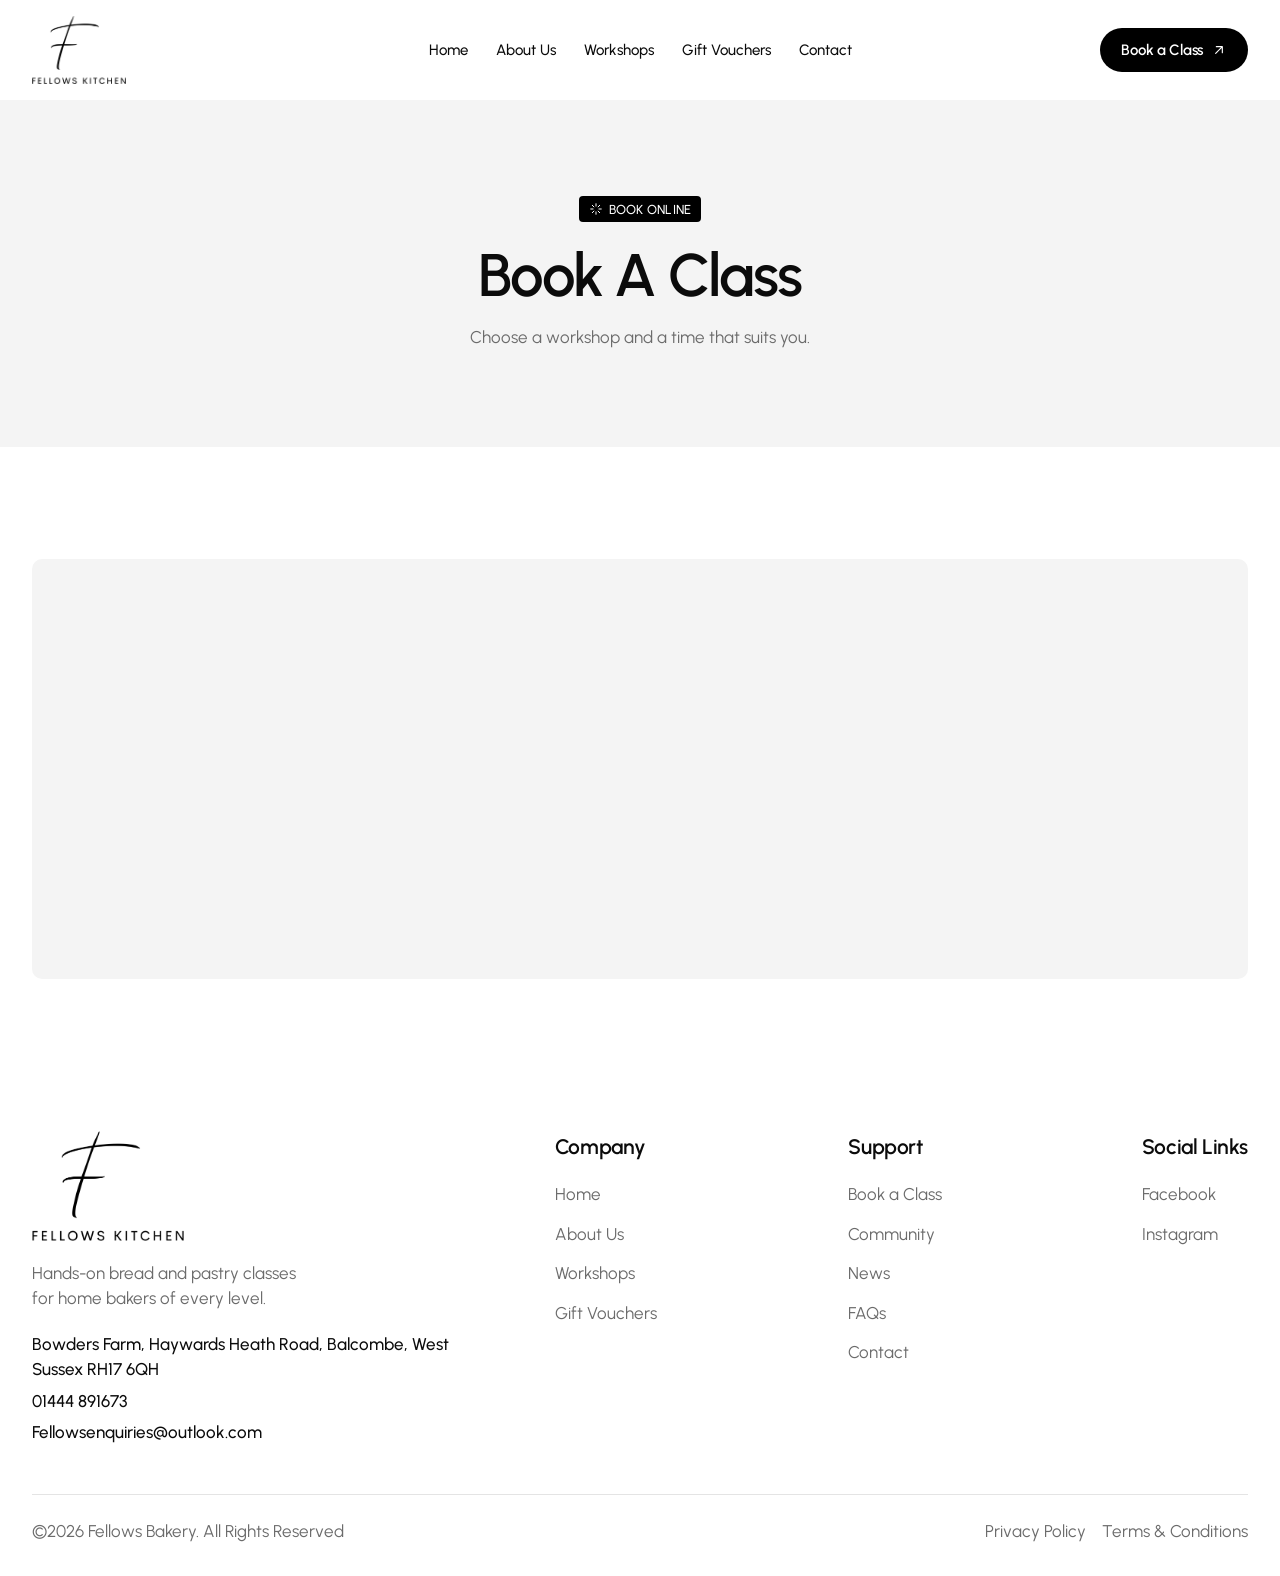
<file: book.html>
<!doctype html>
<html lang="en">
<head>
  <meta charset="utf-8">
  <meta name="viewport" content="width=device-width, initial-scale=1">
  <title>Book a Class | Fellows Bakery</title>
  <meta name="description" content="Book a Fellows Bakery workshop online.">
  <meta name="theme-color" content="#ffffff">
  <link rel="icon" type="image/png" href="images/logo-black.png">
  <link rel="preconnect" href="https://fonts.googleapis.com">
  <link rel="preconnect" href="https://fonts.gstatic.com" crossorigin>
  <link rel="stylesheet" href="https://fonts.googleapis.com/css2?family=Urbanist:wght@400;500;600&display=swap">
  <link rel="stylesheet" href="styles.css">
</head>
<body>

  <header class="site-header">
    <div class="container header-inner">
      <a href="index.html" class="logo" aria-label="Fellows Bakery home">
        <img src="images/logo-black.png" alt="Fellows Bakery" width="800" height="578">
      </a>

      <nav class="main-nav" aria-label="Main">
        <a href="index.html">Home</a>
        <a href="our-story.html">About Us</a>
        <a href="workshops.html">Workshops</a>
        <a href="vouchers.html">Gift Vouchers</a>
        <a href="contact.html">Contact</a>
      </nav>

      <div class="header-actions">
        <a href="book.html" class="btn btn-dark">Book a Class<svg class="icon" viewBox="0 0 24 24" aria-hidden="true"><path d="M7 17 17 7M8 7h9v9"/></svg></a>
        <button class="menu-toggle" aria-label="Open menu" aria-expanded="false" aria-controls="mobile-menu">
          <span></span><span></span><span></span>
        </button>
      </div>
    </div>

    <nav class="mobile-menu" id="mobile-menu" aria-label="Mobile">
      <div class="container">
        <a href="index.html">Home</a>
        <a href="our-story.html">About Us</a>
        <a href="workshops.html">Workshops</a>
        <a href="vouchers.html">Gift Vouchers</a>
        <a href="contact.html">Contact</a>
        <a href="book.html" class="btn btn-dark">Book a Class<svg class="icon" viewBox="0 0 24 24" aria-hidden="true"><path d="M7 17 17 7M8 7h9v9"/></svg></a>
      </div>
    </nav>
  </header>

  <main>

    <section class="page-hero">
      <div class="container">
        <span class="badge"><svg class="icon" viewBox="0 0 24 24" aria-hidden="true"><path d="M12 3v4M12 17v4M3 12h4M17 12h4M5.6 5.6l2.8 2.8M15.6 15.6l2.8 2.8M5.6 18.4l2.8-2.8M15.6 8.4l2.8-2.8"/></svg>Book online</span>
        <h1 class="type-title">Book A Class</h1>
        <p class="lead">Choose a workshop and a time that suits you.</p>
      </div>
    </section>

    <section class="section">
      <div class="container">
        <div class="booking-box">
          <!-- Start Square Appointments Embed Code --><script src='https://app.squareup.com/appointments/buyer/widget/d2v9m0ouspg00a/L5MSSYMP9JRZA.js'></script><!-- End Square Appointments Embed Code -->
        </div>
      </div>
    </section>
  </main>

  <footer class="site-footer">
    <div class="container">
      <div class="footer-top">
        <div class="footer-brand">
          <a href="index.html" aria-label="Fellows Bakery home">
            <img src="images/logo-black.png" alt="Fellows Bakery" width="800" height="578" loading="lazy">
          </a>
          <p>Hands-on bread and pastry classes for home bakers of every level.</p>
          <address class="footer-contact">
            <a href="https://www.google.com/maps/search/?api=1&amp;query=Bowders+Farm+Haywards+Heath+Road+Balcombe+RH17+6QH" target="_blank" rel="noopener">Bowders Farm, Haywards Heath Road, Balcombe, West Sussex RH17 6QH</a>
            <a href="tel:+441444891673">01444 891673</a>
            <a href="mailto:Fellowsenquiries@outlook.com">Fellowsenquiries@outlook.com</a>
          </address>
        </div>

        <div class="footer-col">
          <h4>Company</h4>
          <a href="index.html">Home</a>
          <a href="our-story.html">About Us</a>
          <a href="workshops.html">Workshops</a>
          <a href="vouchers.html">Gift Vouchers</a>
        </div>

        <div class="footer-col">
          <h4>Support</h4>
          <a href="book.html">Book a Class</a>
          <a href="community.html">Community</a>
          <a href="news.html">News</a>
          <a href="faqs.html">FAQs</a>
          <a href="contact.html">Contact</a>
        </div>

        <div class="footer-col">
          <h4>Social Links</h4>
          <a href="https://www.facebook.com/fellowsbakeryardingly" target="_blank" rel="noopener">Facebook</a>
          <a href="https://www.instagram.com/fellows.kitchen/" target="_blank" rel="noopener">Instagram</a>
        </div>
      </div>

      <div class="footer-bottom">
        <p>&copy;<span id="year">2026</span> Fellows Bakery. All Rights Reserved</p>
        <nav aria-label="Legal">
          <a href="privacy.html">Privacy Policy</a>
          <a href="terms.html">Terms &amp; Conditions</a>
        </nav>
      </div>
    </div>
  </footer>

  <script src="script.js" defer></script>
</body>
</html>
</file>
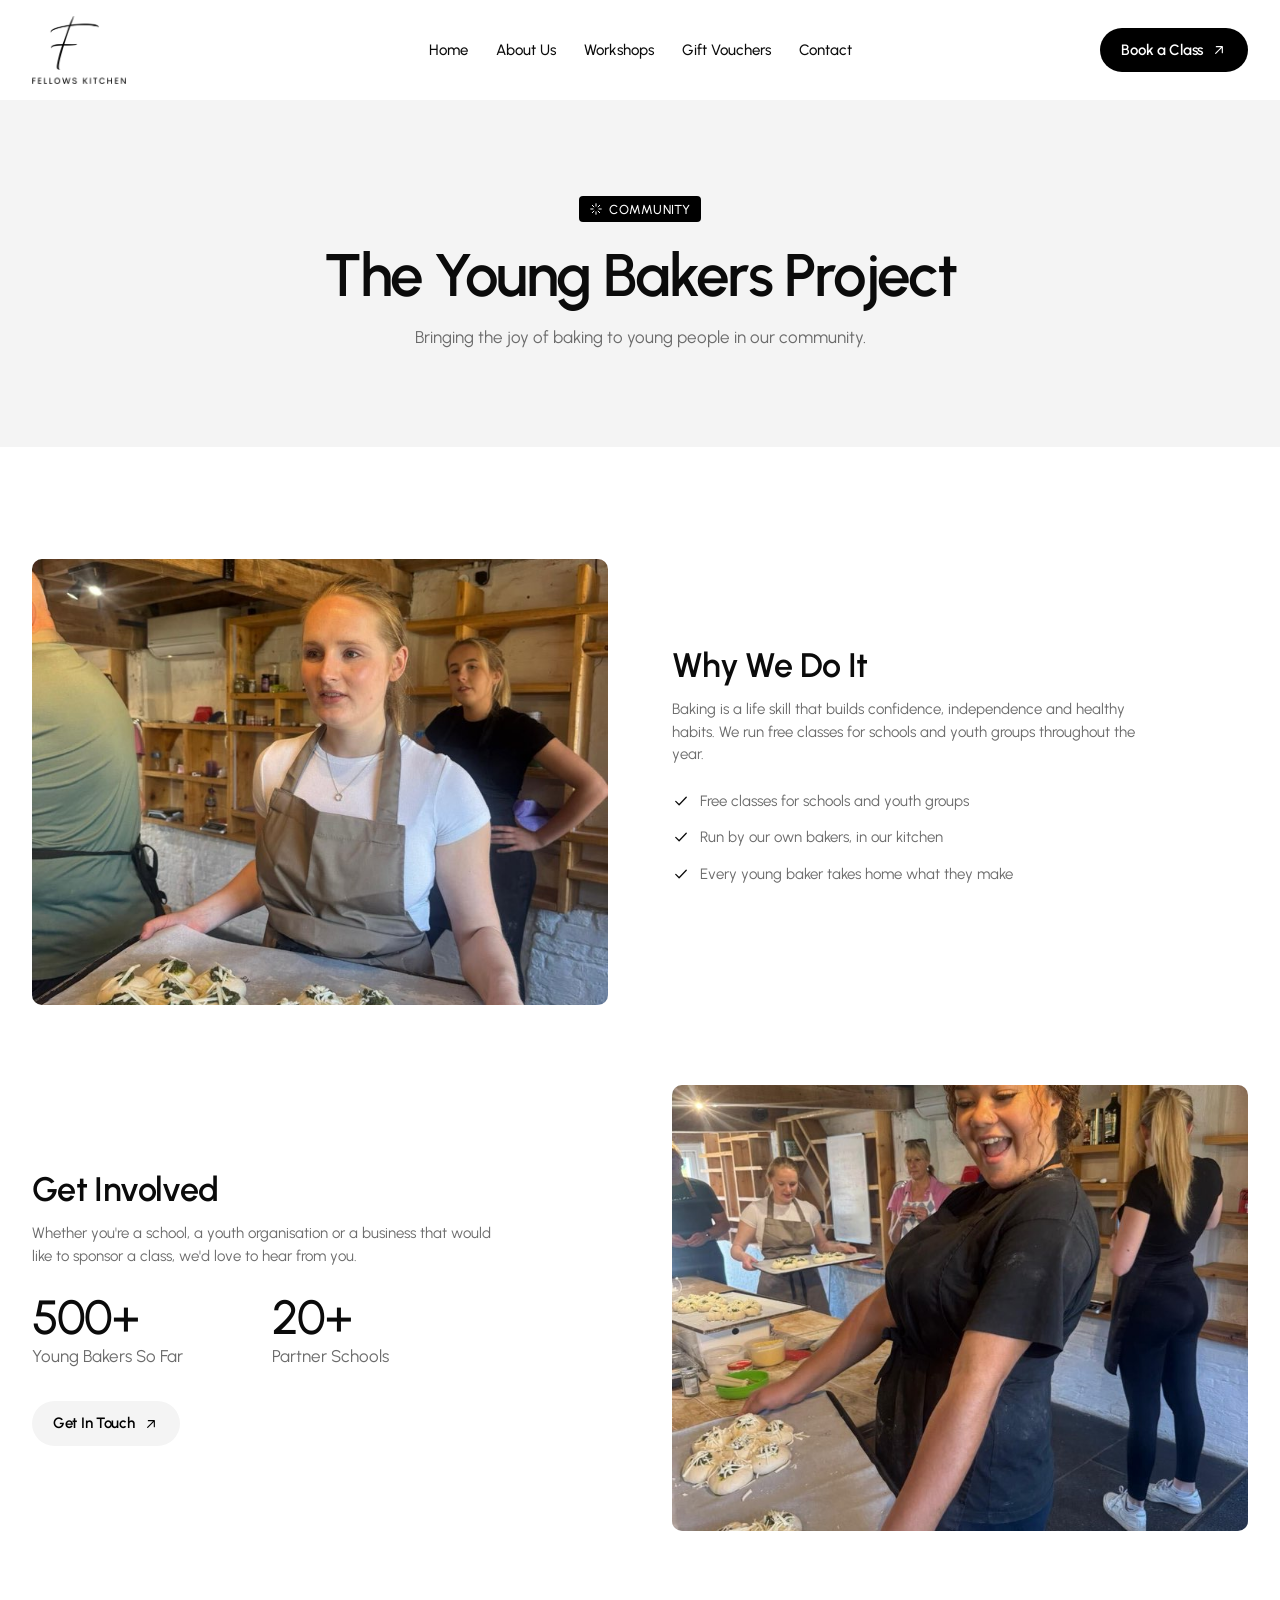
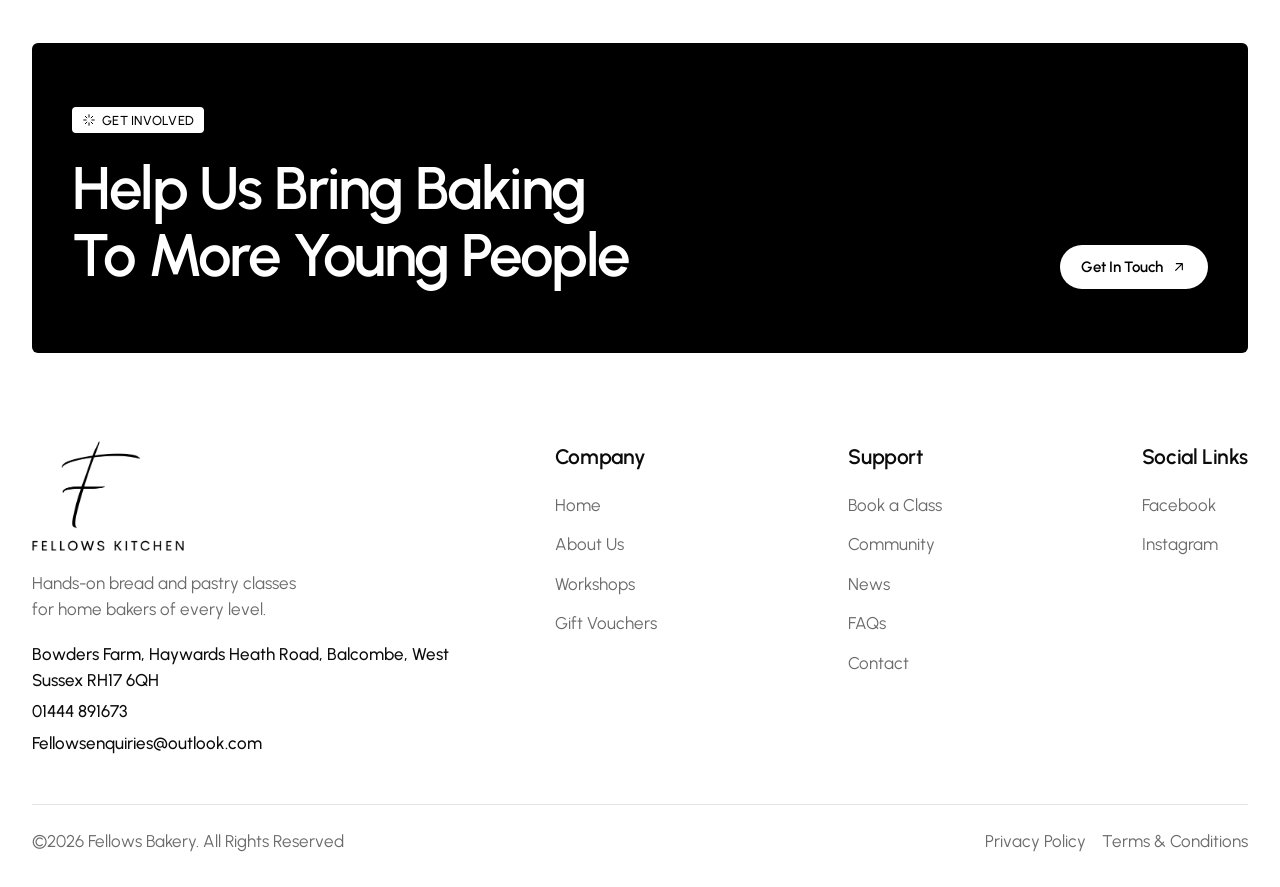
<file: community.html>
<!doctype html>
<html lang="en">
<head>
  <meta charset="utf-8">
  <meta name="viewport" content="width=device-width, initial-scale=1">
  <title>Community | Fellows Bakery</title>
  <meta name="description" content="The Young Bakers Project – bringing free baking classes to young people.">
  <meta name="theme-color" content="#ffffff">
  <link rel="icon" type="image/png" href="images/logo-black.png">
  <link rel="preconnect" href="https://fonts.googleapis.com">
  <link rel="preconnect" href="https://fonts.gstatic.com" crossorigin>
  <link rel="stylesheet" href="https://fonts.googleapis.com/css2?family=Urbanist:wght@400;500;600&display=swap">
  <link rel="stylesheet" href="styles.css">
</head>
<body>

  <header class="site-header">
    <div class="container header-inner">
      <a href="index.html" class="logo" aria-label="Fellows Bakery home">
        <img src="images/logo-black.png" alt="Fellows Bakery" width="800" height="578">
      </a>

      <nav class="main-nav" aria-label="Main">
        <a href="index.html">Home</a>
        <a href="our-story.html">About Us</a>
        <a href="workshops.html">Workshops</a>
        <a href="vouchers.html">Gift Vouchers</a>
        <a href="contact.html">Contact</a>
      </nav>

      <div class="header-actions">
        <a href="book.html" class="btn btn-dark">Book a Class<svg class="icon" viewBox="0 0 24 24" aria-hidden="true"><path d="M7 17 17 7M8 7h9v9"/></svg></a>
        <button class="menu-toggle" aria-label="Open menu" aria-expanded="false" aria-controls="mobile-menu">
          <span></span><span></span><span></span>
        </button>
      </div>
    </div>

    <nav class="mobile-menu" id="mobile-menu" aria-label="Mobile">
      <div class="container">
        <a href="index.html">Home</a>
        <a href="our-story.html">About Us</a>
        <a href="workshops.html">Workshops</a>
        <a href="vouchers.html">Gift Vouchers</a>
        <a href="contact.html">Contact</a>
        <a href="book.html" class="btn btn-dark">Book a Class<svg class="icon" viewBox="0 0 24 24" aria-hidden="true"><path d="M7 17 17 7M8 7h9v9"/></svg></a>
      </div>
    </nav>
  </header>

  <main>

    <section class="page-hero">
      <div class="container">
        <span class="badge"><svg class="icon" viewBox="0 0 24 24" aria-hidden="true"><path d="M12 3v4M12 17v4M3 12h4M17 12h4M5.6 5.6l2.8 2.8M15.6 15.6l2.8 2.8M5.6 18.4l2.8-2.8M15.6 8.4l2.8-2.8"/></svg>Community</span>
        <h1 class="type-title">The Young Bakers Project</h1>
        <p class="lead">Bringing the joy of baking to young people in our community.</p>
      </div>
    </section>

    <section class="section">
      <div class="container">
        <div class="split-row reveal">
          <div class="split-media"><img class="img-holder" src="images/class-tray-student.jpg" alt="A young baker holding a tray of rolls she shaped" loading="lazy" decoding="async"></div>
          <div class="split-text">
            <h3 class="type-h3">Why We Do It</h3>
            <p>Baking is a life skill that builds confidence, independence and healthy habits. We run free classes for schools and youth groups throughout the year.</p>
            <ul class="check-list">
              <li><svg class="icon" viewBox="0 0 24 24" aria-hidden="true"><path d="m5 12.5 4.5 4.5L19 7"/></svg>Free classes for schools and youth groups</li>
              <li><svg class="icon" viewBox="0 0 24 24" aria-hidden="true"><path d="m5 12.5 4.5 4.5L19 7"/></svg>Run by our own bakers, in our kitchen</li>
              <li><svg class="icon" viewBox="0 0 24 24" aria-hidden="true"><path d="m5 12.5 4.5 4.5L19 7"/></svg>Every young baker takes home what they make</li>
            </ul>
          </div>
        </div>
        <div class="split-row reverse reveal">
          <div class="split-media"><img class="img-holder" src="images/class-tray-laugh.jpg" alt="A young baker laughing with her tray of rolls" loading="lazy" decoding="async"></div>
          <div class="split-text">
            <h3 class="type-h3">Get Involved</h3>
            <p>Whether you're a school, a youth organisation or a business that would like to sponsor a class, we'd love to hear from you.</p>
            <div class="stats">
              <div><strong>500+</strong><span>Young Bakers So Far</span></div>
              <div><strong>20+</strong><span>Partner Schools</span></div>
            </div>
            <div class="btn-row"><a href="contact.html" class="btn btn-soft">Get In Touch<svg class="icon" viewBox="0 0 24 24" aria-hidden="true"><path d="M7 17 17 7M8 7h9v9"/></svg></a></div>
          </div>
        </div>
      </div>
    </section>

    <section class="cta-section">
      <div class="container">
        <div class="cta-box reveal">
          <div>
            <span class="badge badge-light"><svg class="icon" viewBox="0 0 24 24" aria-hidden="true"><path d="M12 3v4M12 17v4M3 12h4M17 12h4M5.6 5.6l2.8 2.8M15.6 15.6l2.8 2.8M5.6 18.4l2.8-2.8M15.6 8.4l2.8-2.8"/></svg>Get involved</span>
            <h2 class="type-title">Help Us Bring Baking To More Young People</h2>
          </div>
          <a href="contact.html" class="btn btn-light">Get In Touch<svg class="icon" viewBox="0 0 24 24" aria-hidden="true"><path d="M7 17 17 7M8 7h9v9"/></svg></a>
        </div>
      </div>
    </section>
  </main>

  <footer class="site-footer">
    <div class="container">
      <div class="footer-top">
        <div class="footer-brand">
          <a href="index.html" aria-label="Fellows Bakery home">
            <img src="images/logo-black.png" alt="Fellows Bakery" width="800" height="578" loading="lazy">
          </a>
          <p>Hands-on bread and pastry classes for home bakers of every level.</p>
          <address class="footer-contact">
            <a href="https://www.google.com/maps/search/?api=1&amp;query=Bowders+Farm+Haywards+Heath+Road+Balcombe+RH17+6QH" target="_blank" rel="noopener">Bowders Farm, Haywards Heath Road, Balcombe, West Sussex RH17 6QH</a>
            <a href="tel:+441444891673">01444 891673</a>
            <a href="mailto:Fellowsenquiries@outlook.com">Fellowsenquiries@outlook.com</a>
          </address>
        </div>

        <div class="footer-col">
          <h4>Company</h4>
          <a href="index.html">Home</a>
          <a href="our-story.html">About Us</a>
          <a href="workshops.html">Workshops</a>
          <a href="vouchers.html">Gift Vouchers</a>
        </div>

        <div class="footer-col">
          <h4>Support</h4>
          <a href="book.html">Book a Class</a>
          <a href="community.html">Community</a>
          <a href="news.html">News</a>
          <a href="faqs.html">FAQs</a>
          <a href="contact.html">Contact</a>
        </div>

        <div class="footer-col">
          <h4>Social Links</h4>
          <a href="https://www.facebook.com/fellowsbakeryardingly" target="_blank" rel="noopener">Facebook</a>
          <a href="https://www.instagram.com/fellows.kitchen/" target="_blank" rel="noopener">Instagram</a>
        </div>
      </div>

      <div class="footer-bottom">
        <p>&copy;<span id="year">2026</span> Fellows Bakery. All Rights Reserved</p>
        <nav aria-label="Legal">
          <a href="privacy.html">Privacy Policy</a>
          <a href="terms.html">Terms &amp; Conditions</a>
        </nav>
      </div>
    </div>
  </footer>

  <script src="script.js" defer></script>
</body>
</html>
</file>
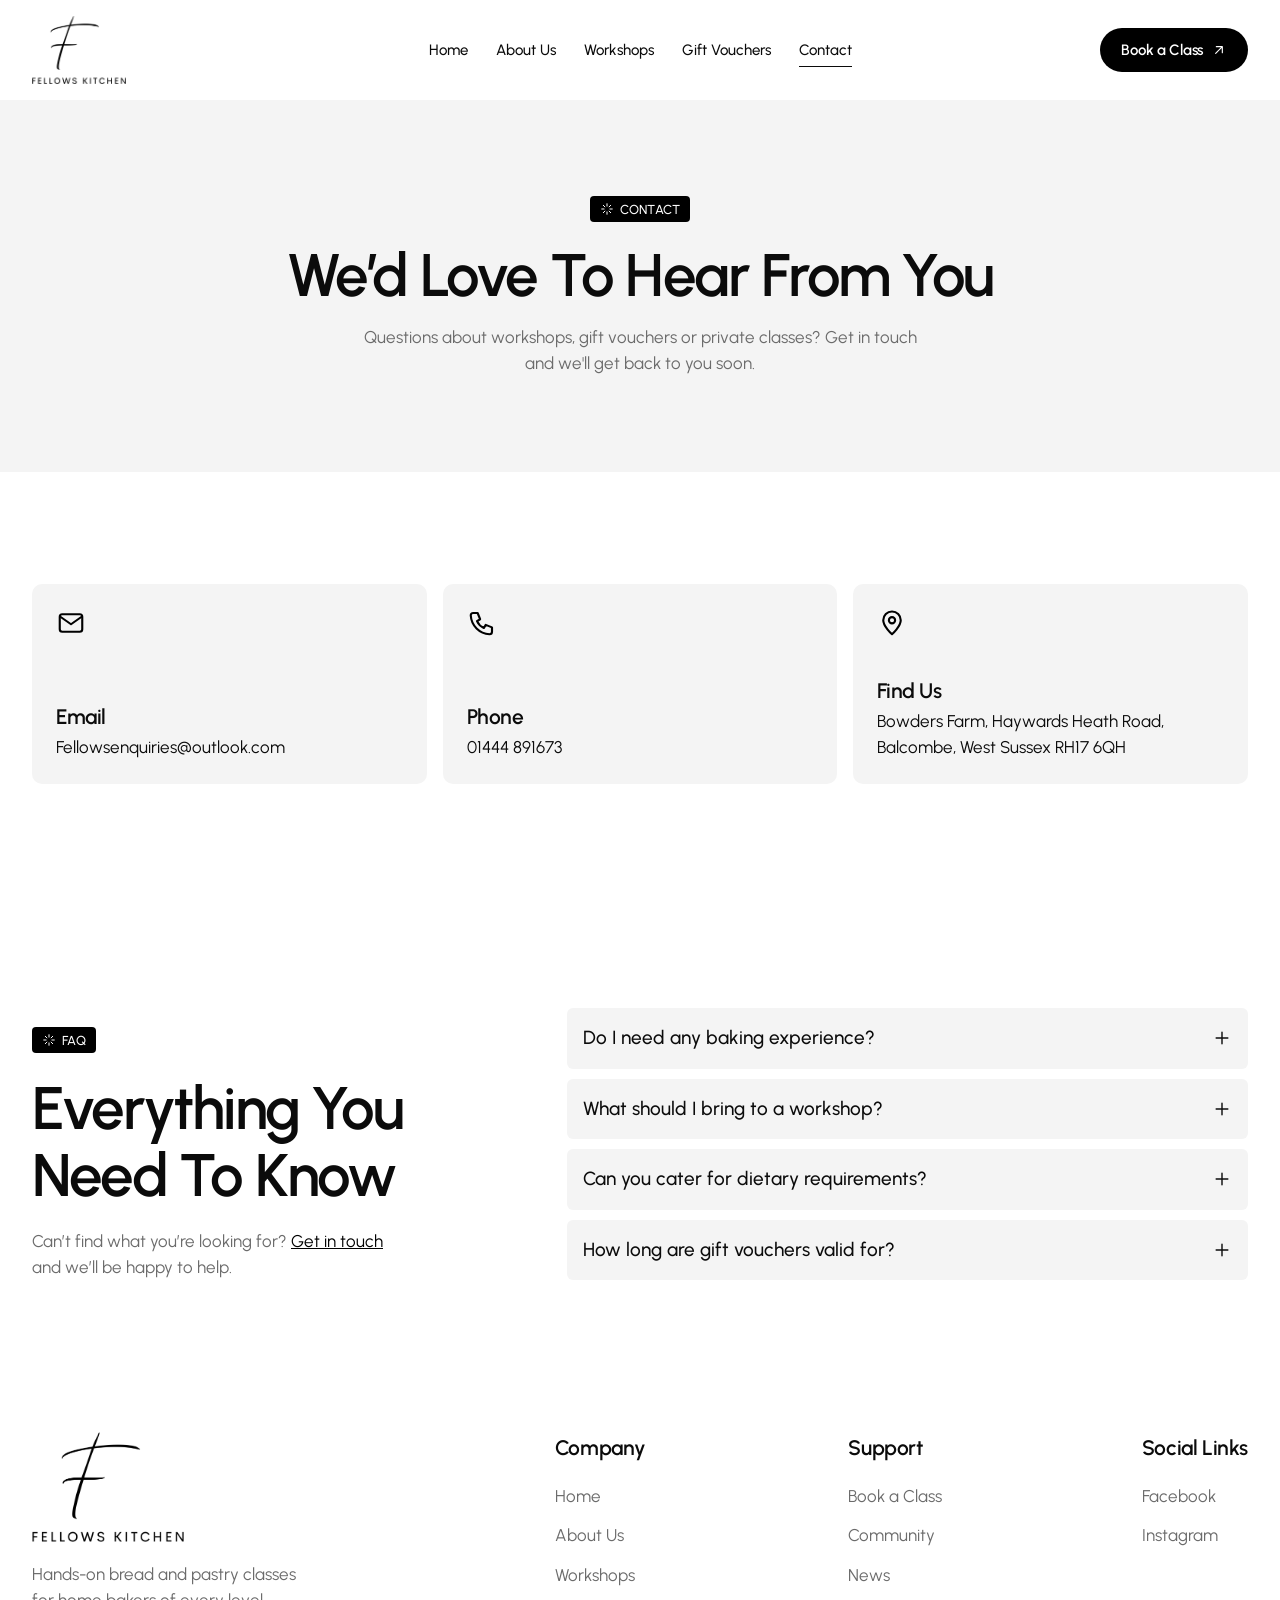
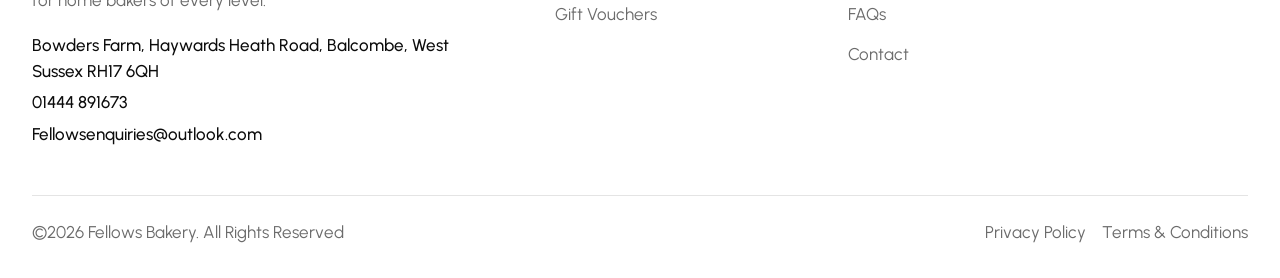
<file: contact.html>
<!doctype html>
<html lang="en">
<head>
  <meta charset="utf-8">
  <meta name="viewport" content="width=device-width, initial-scale=1">
  <title>Contact | Fellows Bakery</title>
  <meta name="description" content="Get in touch with Fellows Bakery bread school at Bowders Farm, Balcombe.">
  <meta name="theme-color" content="#ffffff">
  <link rel="icon" type="image/png" href="images/logo-black.png">
  <link rel="preconnect" href="https://fonts.googleapis.com">
  <link rel="preconnect" href="https://fonts.gstatic.com" crossorigin>
  <link rel="stylesheet" href="https://fonts.googleapis.com/css2?family=Urbanist:wght@400;500;600&display=swap">
  <link rel="stylesheet" href="styles.css">
</head>
<body>

  <header class="site-header">
    <div class="container header-inner">
      <a href="index.html" class="logo" aria-label="Fellows Bakery home">
        <img src="images/logo-black.png" alt="Fellows Bakery" width="800" height="578">
      </a>

      <nav class="main-nav" aria-label="Main">
        <a href="index.html">Home</a>
        <a href="our-story.html">About Us</a>
        <a href="workshops.html">Workshops</a>
        <a href="vouchers.html">Gift Vouchers</a>
        <a href="contact.html" aria-current="page">Contact</a>
      </nav>

      <div class="header-actions">
        <a href="book.html" class="btn btn-dark">Book a Class<svg class="icon" viewBox="0 0 24 24" aria-hidden="true"><path d="M7 17 17 7M8 7h9v9"/></svg></a>
        <button class="menu-toggle" aria-label="Open menu" aria-expanded="false" aria-controls="mobile-menu">
          <span></span><span></span><span></span>
        </button>
      </div>
    </div>

    <nav class="mobile-menu" id="mobile-menu" aria-label="Mobile">
      <div class="container">
        <a href="index.html">Home</a>
        <a href="our-story.html">About Us</a>
        <a href="workshops.html">Workshops</a>
        <a href="vouchers.html">Gift Vouchers</a>
        <a href="contact.html" aria-current="page">Contact</a>
        <a href="book.html" class="btn btn-dark">Book a Class<svg class="icon" viewBox="0 0 24 24" aria-hidden="true"><path d="M7 17 17 7M8 7h9v9"/></svg></a>
      </div>
    </nav>
  </header>

  <main>

    <section class="page-hero">
      <div class="container">
        <span class="badge"><svg class="icon" viewBox="0 0 24 24" aria-hidden="true"><path d="M12 3v4M12 17v4M3 12h4M17 12h4M5.6 5.6l2.8 2.8M15.6 15.6l2.8 2.8M5.6 18.4l2.8-2.8M15.6 8.4l2.8-2.8"/></svg>Contact</span>
        <h1 class="type-title">We&rsquo;d Love To Hear From You</h1>
        <p class="lead">Questions about workshops, gift vouchers or private classes? Get in touch and we'll get back to you soon.</p>
      </div>
    </section>

    <section class="section">
      <div class="container">
        <div class="card-grid-3">
          <article class="contact-card reveal">
            <svg class="icon" viewBox="0 0 24 24" aria-hidden="true"><rect x="3" y="5" width="18" height="14" rx="2"/><path d="m3.5 7 8.5 6 8.5-6"/></svg>
            <div><h3 class="type-h6">Email</h3><a href="mailto:Fellowsenquiries@outlook.com">Fellowsenquiries@outlook.com</a></div>
          </article>
          <article class="contact-card reveal">
            <svg class="icon" viewBox="0 0 24 24" aria-hidden="true"><path d="M5 4h3.5l2 5-2.5 1.5a11 11 0 0 0 5.5 5.5L15 13.5l5 2V19a2 2 0 0 1-2 2A16 16 0 0 1 3 6a2 2 0 0 1 2-2Z"/></svg>
            <div><h3 class="type-h6">Phone</h3><a href="tel:+441444891673">01444 891673</a></div>
          </article>
          <article class="contact-card reveal">
            <svg class="icon" viewBox="0 0 24 24" aria-hidden="true"><path d="M12 21s-7-6.2-7-11.2a7 7 0 0 1 14 0C19 14.8 12 21 12 21Z"/><circle cx="12" cy="9.8" r="2.5"/></svg>
            <div><h3 class="type-h6">Find Us</h3><a href="https://www.google.com/maps/search/?api=1&amp;query=Bowders+Farm+Haywards+Heath+Road+Balcombe+RH17+6QH" target="_blank" rel="noopener">Bowders Farm, Haywards Heath Road, Balcombe, West Sussex RH17 6QH</a></div>
          </article>
        </div>
      </div>
    </section>

    <section class="section">
      <div class="container faq-grid">
        <div class="faq-intro reveal">
          <span class="badge"><svg class="icon" viewBox="0 0 24 24" aria-hidden="true"><path d="M12 3v4M12 17v4M3 12h4M17 12h4M5.6 5.6l2.8 2.8M15.6 15.6l2.8 2.8M5.6 18.4l2.8-2.8M15.6 8.4l2.8-2.8"/></svg>FAQ</span>
          <h2 class="type-title">Everything You Need To Know</h2>
          <p class="lead">Can&rsquo;t find what you&rsquo;re looking for? <a href="contact.html" style="color:var(--black);text-decoration:underline">Get in touch</a> and we&rsquo;ll be happy to help.</p>
        </div>
        <div class="faq-list reveal">
          <details class="faq-item">
            <summary>Do I need any baking experience?<svg class="icon" viewBox="0 0 24 24" aria-hidden="true"><path d="M12 5v14M5 12h14"/></svg></summary>
            <p>Not at all. Our workshops are designed for every level, including complete beginners. Our bakers will guide you through every step.</p>
          </details>
          <details class="faq-item">
            <summary>What should I bring to a workshop?<svg class="icon" viewBox="0 0 24 24" aria-hidden="true"><path d="M12 5v14M5 12h14"/></svg></summary>
            <p>Just yourself! We provide aprons, ingredients, equipment and containers to take your bakes home.</p>
          </details>
          <details class="faq-item">
            <summary>Can you cater for dietary requirements?<svg class="icon" viewBox="0 0 24 24" aria-hidden="true"><path d="M12 5v14M5 12h14"/></svg></summary>
            <p>Let us know when you book and we'll do our best to help. Some classes can be adapted for vegetarian or dairy-free diets.</p>
          </details>
          <details class="faq-item">
            <summary>How long are gift vouchers valid for?<svg class="icon" viewBox="0 0 24 24" aria-hidden="true"><path d="M12 5v14M5 12h14"/></svg></summary>
            <p>Our gift vouchers are valid for 12 months from the date of purchase and can be used for any workshop.</p>
          </details>
        </div>
      </div>
    </section>
  </main>

  <footer class="site-footer">
    <div class="container">
      <div class="footer-top">
        <div class="footer-brand">
          <a href="index.html" aria-label="Fellows Bakery home">
            <img src="images/logo-black.png" alt="Fellows Bakery" width="800" height="578" loading="lazy">
          </a>
          <p>Hands-on bread and pastry classes for home bakers of every level.</p>
          <address class="footer-contact">
            <a href="https://www.google.com/maps/search/?api=1&amp;query=Bowders+Farm+Haywards+Heath+Road+Balcombe+RH17+6QH" target="_blank" rel="noopener">Bowders Farm, Haywards Heath Road, Balcombe, West Sussex RH17 6QH</a>
            <a href="tel:+441444891673">01444 891673</a>
            <a href="mailto:Fellowsenquiries@outlook.com">Fellowsenquiries@outlook.com</a>
          </address>
        </div>

        <div class="footer-col">
          <h4>Company</h4>
          <a href="index.html">Home</a>
          <a href="our-story.html">About Us</a>
          <a href="workshops.html">Workshops</a>
          <a href="vouchers.html">Gift Vouchers</a>
        </div>

        <div class="footer-col">
          <h4>Support</h4>
          <a href="book.html">Book a Class</a>
          <a href="community.html">Community</a>
          <a href="news.html">News</a>
          <a href="faqs.html">FAQs</a>
          <a href="contact.html">Contact</a>
        </div>

        <div class="footer-col">
          <h4>Social Links</h4>
          <a href="https://www.facebook.com/fellowsbakeryardingly" target="_blank" rel="noopener">Facebook</a>
          <a href="https://www.instagram.com/fellows.kitchen/" target="_blank" rel="noopener">Instagram</a>
        </div>
      </div>

      <div class="footer-bottom">
        <p>&copy;<span id="year">2026</span> Fellows Bakery. All Rights Reserved</p>
        <nav aria-label="Legal">
          <a href="privacy.html">Privacy Policy</a>
          <a href="terms.html">Terms &amp; Conditions</a>
        </nav>
      </div>
    </div>
  </footer>

  <script src="script.js" defer></script>
</body>
</html>
</file>
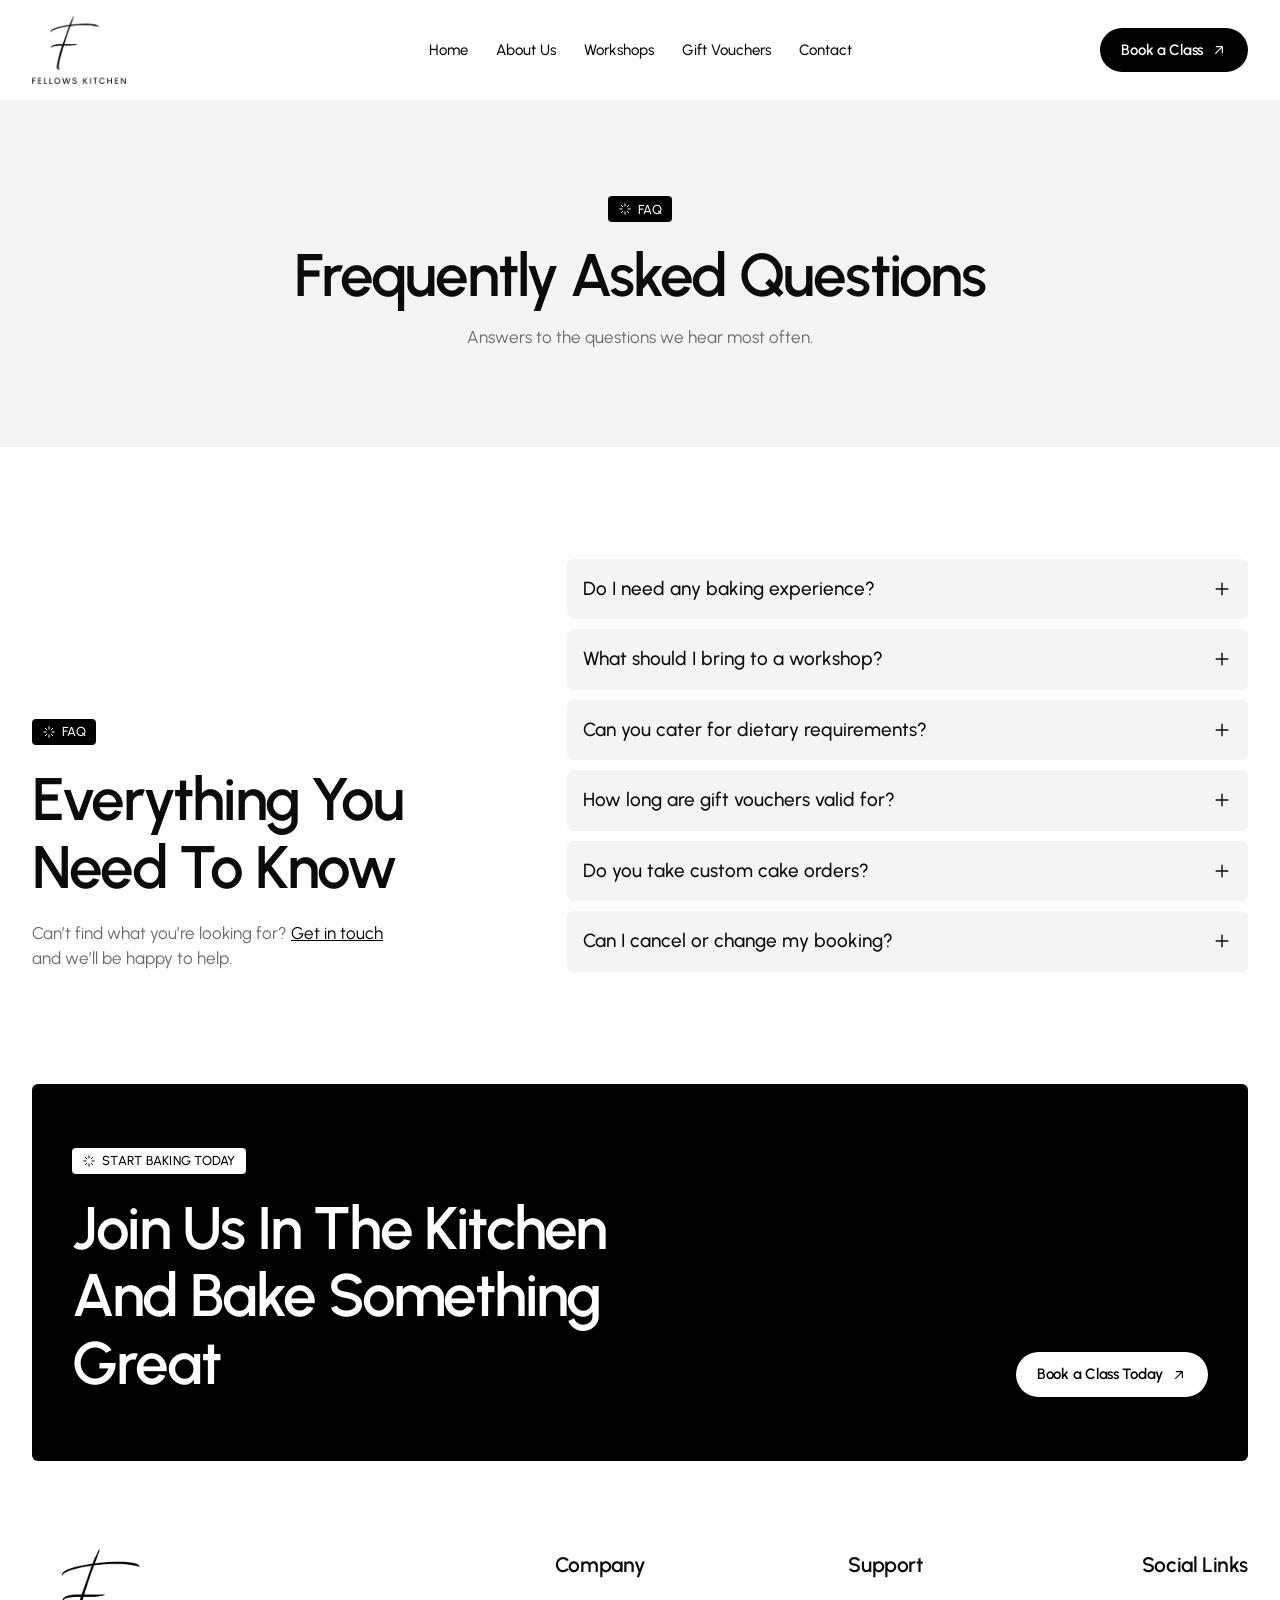
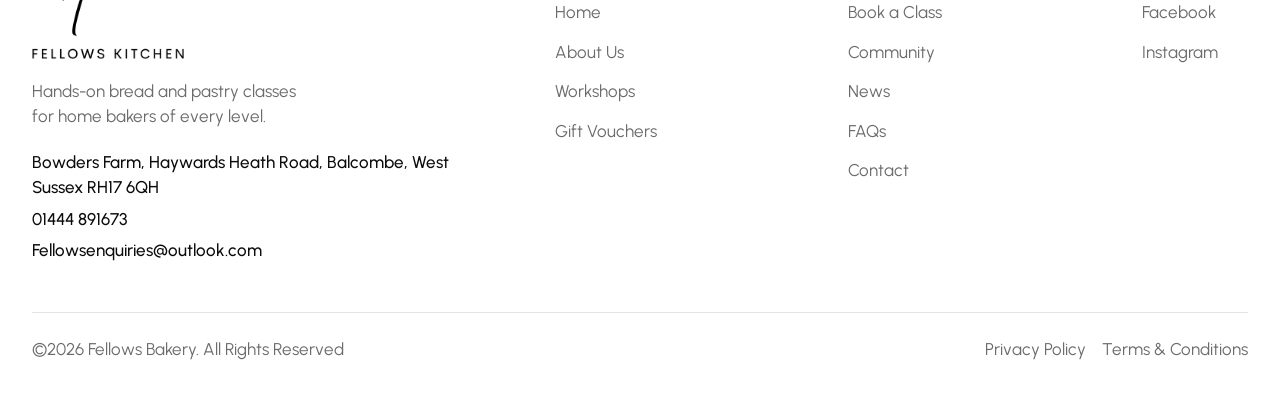
<file: faqs.html>
<!doctype html>
<html lang="en">
<head>
  <meta charset="utf-8">
  <meta name="viewport" content="width=device-width, initial-scale=1">
  <title>FAQs | Fellows Bakery</title>
  <meta name="description" content="Frequently asked questions about Fellows Bakery workshops, vouchers and orders.">
  <meta name="theme-color" content="#ffffff">
  <link rel="icon" type="image/png" href="images/logo-black.png">
  <link rel="preconnect" href="https://fonts.googleapis.com">
  <link rel="preconnect" href="https://fonts.gstatic.com" crossorigin>
  <link rel="stylesheet" href="https://fonts.googleapis.com/css2?family=Urbanist:wght@400;500;600&display=swap">
  <link rel="stylesheet" href="styles.css">
</head>
<body>

  <header class="site-header">
    <div class="container header-inner">
      <a href="index.html" class="logo" aria-label="Fellows Bakery home">
        <img src="images/logo-black.png" alt="Fellows Bakery" width="800" height="578">
      </a>

      <nav class="main-nav" aria-label="Main">
        <a href="index.html">Home</a>
        <a href="our-story.html">About Us</a>
        <a href="workshops.html">Workshops</a>
        <a href="vouchers.html">Gift Vouchers</a>
        <a href="contact.html">Contact</a>
      </nav>

      <div class="header-actions">
        <a href="book.html" class="btn btn-dark">Book a Class<svg class="icon" viewBox="0 0 24 24" aria-hidden="true"><path d="M7 17 17 7M8 7h9v9"/></svg></a>
        <button class="menu-toggle" aria-label="Open menu" aria-expanded="false" aria-controls="mobile-menu">
          <span></span><span></span><span></span>
        </button>
      </div>
    </div>

    <nav class="mobile-menu" id="mobile-menu" aria-label="Mobile">
      <div class="container">
        <a href="index.html">Home</a>
        <a href="our-story.html">About Us</a>
        <a href="workshops.html">Workshops</a>
        <a href="vouchers.html">Gift Vouchers</a>
        <a href="contact.html">Contact</a>
        <a href="book.html" class="btn btn-dark">Book a Class<svg class="icon" viewBox="0 0 24 24" aria-hidden="true"><path d="M7 17 17 7M8 7h9v9"/></svg></a>
      </div>
    </nav>
  </header>

  <main>

    <section class="page-hero">
      <div class="container">
        <span class="badge"><svg class="icon" viewBox="0 0 24 24" aria-hidden="true"><path d="M12 3v4M12 17v4M3 12h4M17 12h4M5.6 5.6l2.8 2.8M15.6 15.6l2.8 2.8M5.6 18.4l2.8-2.8M15.6 8.4l2.8-2.8"/></svg>FAQ</span>
        <h1 class="type-title">Frequently Asked Questions</h1>
        <p class="lead">Answers to the questions we hear most often.</p>
      </div>
    </section>

    <section class="section">
      <div class="container faq-grid">
        <div class="faq-intro reveal">
          <span class="badge"><svg class="icon" viewBox="0 0 24 24" aria-hidden="true"><path d="M12 3v4M12 17v4M3 12h4M17 12h4M5.6 5.6l2.8 2.8M15.6 15.6l2.8 2.8M5.6 18.4l2.8-2.8M15.6 8.4l2.8-2.8"/></svg>FAQ</span>
          <h2 class="type-title">Everything You Need To Know</h2>
          <p class="lead">Can&rsquo;t find what you&rsquo;re looking for? <a href="contact.html" style="color:var(--black);text-decoration:underline">Get in touch</a> and we&rsquo;ll be happy to help.</p>
        </div>
        <div class="faq-list reveal">
          <details class="faq-item">
            <summary>Do I need any baking experience?<svg class="icon" viewBox="0 0 24 24" aria-hidden="true"><path d="M12 5v14M5 12h14"/></svg></summary>
            <p>Not at all. Our workshops are designed for every level, including complete beginners. Our bakers will guide you through every step.</p>
          </details>
          <details class="faq-item">
            <summary>What should I bring to a workshop?<svg class="icon" viewBox="0 0 24 24" aria-hidden="true"><path d="M12 5v14M5 12h14"/></svg></summary>
            <p>Just yourself! We provide aprons, ingredients, equipment and containers to take your bakes home.</p>
          </details>
          <details class="faq-item">
            <summary>Can you cater for dietary requirements?<svg class="icon" viewBox="0 0 24 24" aria-hidden="true"><path d="M12 5v14M5 12h14"/></svg></summary>
            <p>Let us know when you book and we'll do our best to help. Some classes can be adapted for vegetarian or dairy-free diets.</p>
          </details>
          <details class="faq-item">
            <summary>How long are gift vouchers valid for?<svg class="icon" viewBox="0 0 24 24" aria-hidden="true"><path d="M12 5v14M5 12h14"/></svg></summary>
            <p>Our gift vouchers are valid for 12 months from the date of purchase and can be used for any workshop.</p>
          </details>
          <details class="faq-item">
            <summary>Do you take custom cake orders?<svg class="icon" viewBox="0 0 24 24" aria-hidden="true"><path d="M12 5v14M5 12h14"/></svg></summary>
            <p>Yes. Get in touch at least a week before your event and we'll talk you through flavours, sizes and designs.</p>
          </details>
          <details class="faq-item">
            <summary>Can I cancel or change my booking?<svg class="icon" viewBox="0 0 24 24" aria-hidden="true"><path d="M12 5v14M5 12h14"/></svg></summary>
            <p>You can move your booking to another date up to 72 hours before your class. See our terms for full details.</p>
          </details>
        </div>
      </div>
    </section>

    <section class="cta-section">
      <div class="container">
        <div class="cta-box reveal">
          <div>
            <span class="badge badge-light"><svg class="icon" viewBox="0 0 24 24" aria-hidden="true"><path d="M12 3v4M12 17v4M3 12h4M17 12h4M5.6 5.6l2.8 2.8M15.6 15.6l2.8 2.8M5.6 18.4l2.8-2.8M15.6 8.4l2.8-2.8"/></svg>Start baking today</span>
            <h2 class="type-title">Join Us In The Kitchen And Bake Something Great</h2>
          </div>
          <a href="book.html" class="btn btn-light">Book a Class Today<svg class="icon" viewBox="0 0 24 24" aria-hidden="true"><path d="M7 17 17 7M8 7h9v9"/></svg></a>
        </div>
      </div>
    </section>
  </main>

  <footer class="site-footer">
    <div class="container">
      <div class="footer-top">
        <div class="footer-brand">
          <a href="index.html" aria-label="Fellows Bakery home">
            <img src="images/logo-black.png" alt="Fellows Bakery" width="800" height="578" loading="lazy">
          </a>
          <p>Hands-on bread and pastry classes for home bakers of every level.</p>
          <address class="footer-contact">
            <a href="https://www.google.com/maps/search/?api=1&amp;query=Bowders+Farm+Haywards+Heath+Road+Balcombe+RH17+6QH" target="_blank" rel="noopener">Bowders Farm, Haywards Heath Road, Balcombe, West Sussex RH17 6QH</a>
            <a href="tel:+441444891673">01444 891673</a>
            <a href="mailto:Fellowsenquiries@outlook.com">Fellowsenquiries@outlook.com</a>
          </address>
        </div>

        <div class="footer-col">
          <h4>Company</h4>
          <a href="index.html">Home</a>
          <a href="our-story.html">About Us</a>
          <a href="workshops.html">Workshops</a>
          <a href="vouchers.html">Gift Vouchers</a>
        </div>

        <div class="footer-col">
          <h4>Support</h4>
          <a href="book.html">Book a Class</a>
          <a href="community.html">Community</a>
          <a href="news.html">News</a>
          <a href="faqs.html">FAQs</a>
          <a href="contact.html">Contact</a>
        </div>

        <div class="footer-col">
          <h4>Social Links</h4>
          <a href="https://www.facebook.com/fellowsbakeryardingly" target="_blank" rel="noopener">Facebook</a>
          <a href="https://www.instagram.com/fellows.kitchen/" target="_blank" rel="noopener">Instagram</a>
        </div>
      </div>

      <div class="footer-bottom">
        <p>&copy;<span id="year">2026</span> Fellows Bakery. All Rights Reserved</p>
        <nav aria-label="Legal">
          <a href="privacy.html">Privacy Policy</a>
          <a href="terms.html">Terms &amp; Conditions</a>
        </nav>
      </div>
    </div>
  </footer>

  <script src="script.js" defer></script>
</body>
</html>
</file>
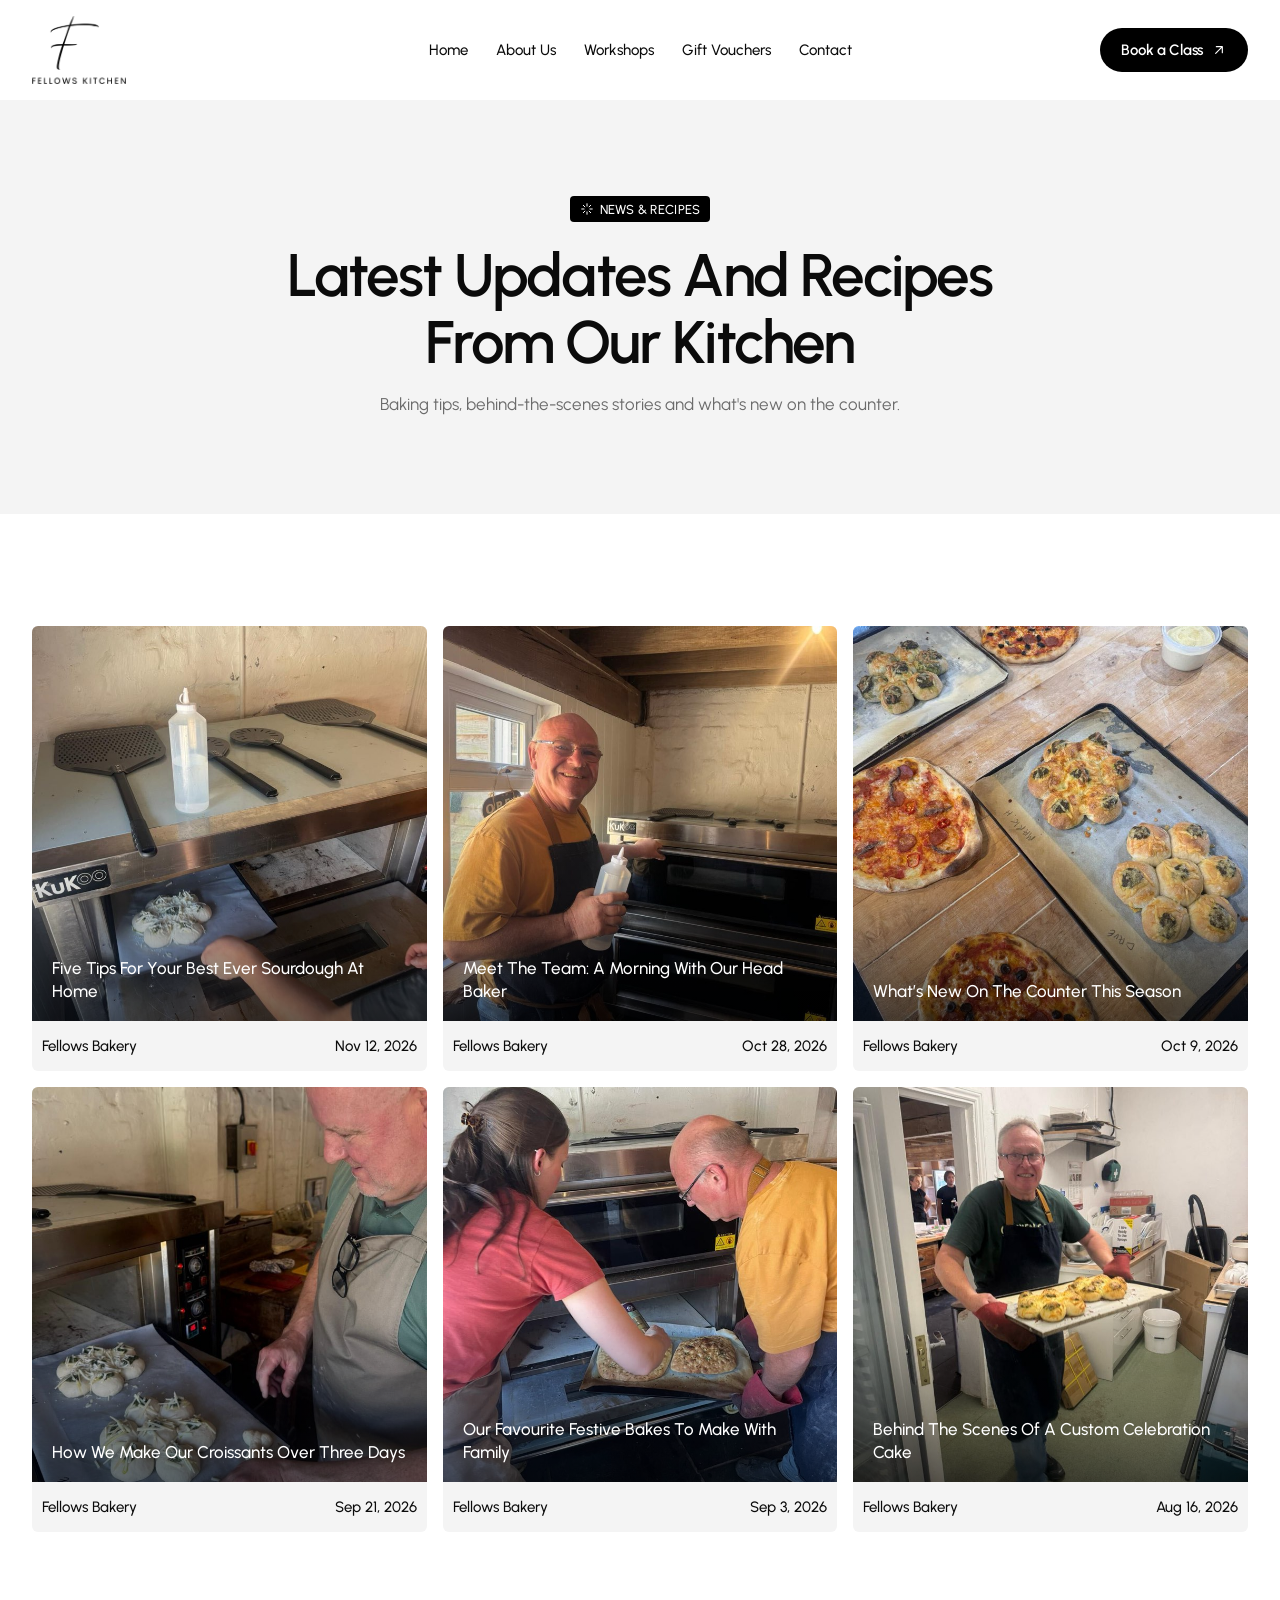
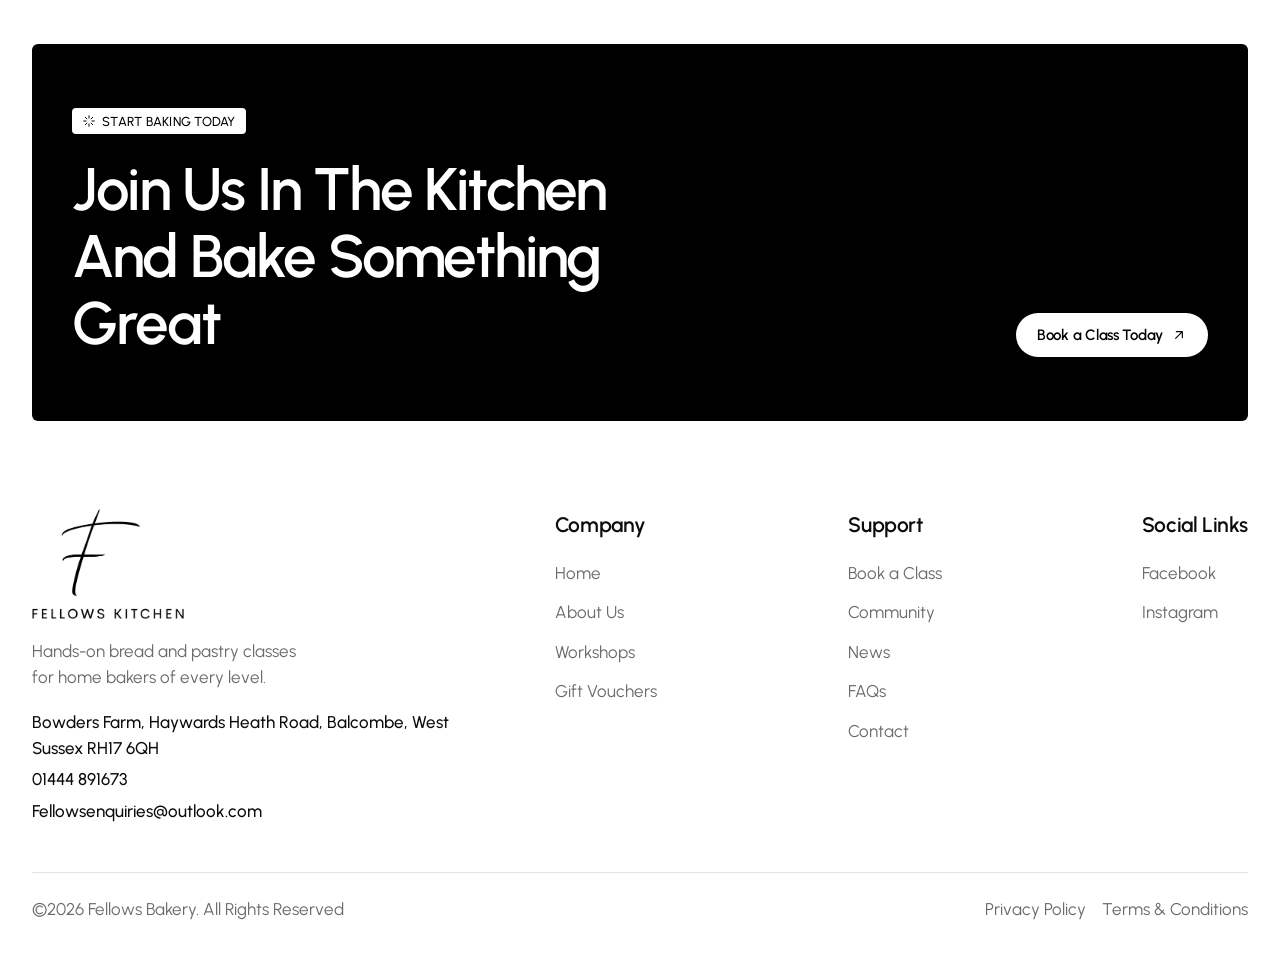
<file: news.html>
<!doctype html>
<html lang="en">
<head>
  <meta charset="utf-8">
  <meta name="viewport" content="width=device-width, initial-scale=1">
  <title>News | Fellows Bakery</title>
  <meta name="description" content="News, recipes and stories from the Fellows Bakery kitchen.">
  <meta name="theme-color" content="#ffffff">
  <link rel="icon" type="image/png" href="images/logo-black.png">
  <link rel="preconnect" href="https://fonts.googleapis.com">
  <link rel="preconnect" href="https://fonts.gstatic.com" crossorigin>
  <link rel="stylesheet" href="https://fonts.googleapis.com/css2?family=Urbanist:wght@400;500;600&display=swap">
  <link rel="stylesheet" href="styles.css">
</head>
<body class="news-page">

  <header class="site-header">
    <div class="container header-inner">
      <a href="index.html" class="logo" aria-label="Fellows Bakery home">
        <img src="images/logo-black.png" alt="Fellows Bakery" width="800" height="578">
      </a>

      <nav class="main-nav" aria-label="Main">
        <a href="index.html">Home</a>
        <a href="our-story.html">About Us</a>
        <a href="workshops.html">Workshops</a>
        <a href="vouchers.html">Gift Vouchers</a>
        <a href="contact.html">Contact</a>
      </nav>

      <div class="header-actions">
        <a href="book.html" class="btn btn-dark">Book a Class<svg class="icon" viewBox="0 0 24 24" aria-hidden="true"><path d="M7 17 17 7M8 7h9v9"/></svg></a>
        <button class="menu-toggle" aria-label="Open menu" aria-expanded="false" aria-controls="mobile-menu">
          <span></span><span></span><span></span>
        </button>
      </div>
    </div>

    <nav class="mobile-menu" id="mobile-menu" aria-label="Mobile">
      <div class="container">
        <a href="index.html">Home</a>
        <a href="our-story.html">About Us</a>
        <a href="workshops.html">Workshops</a>
        <a href="vouchers.html">Gift Vouchers</a>
        <a href="contact.html">Contact</a>
        <a href="book.html" class="btn btn-dark">Book a Class<svg class="icon" viewBox="0 0 24 24" aria-hidden="true"><path d="M7 17 17 7M8 7h9v9"/></svg></a>
      </div>
    </nav>
  </header>

  <main>

    <section class="page-hero">
      <div class="container">
        <span class="badge"><svg class="icon" viewBox="0 0 24 24" aria-hidden="true"><path d="M12 3v4M12 17v4M3 12h4M17 12h4M5.6 5.6l2.8 2.8M15.6 15.6l2.8 2.8M5.6 18.4l2.8-2.8M15.6 8.4l2.8-2.8"/></svg>News &amp; recipes</span>
        <h1 class="type-title">Latest Updates And Recipes From Our Kitchen</h1>
        <p class="lead">Baking tips, behind-the-scenes stories and what's new on the counter.</p>
      </div>
    </section>

    <section class="section">
      <div class="container">
        <div class="news-grid reveal">
          <article class="news-card">
            <div class="news-media">
              <img class="img-holder" src="images/oven-loading.jpg" alt="A tray of rolls going into the oven" loading="lazy" decoding="async">
              <h3>Five Tips For Your Best Ever Sourdough At Home</h3>
            </div>
            <div class="news-foot"><span>Fellows Bakery</span><span>Nov 12, 2026</span></div>
          </article>
          <article class="news-card">
            <div class="news-media">
              <img class="img-holder" src="images/oven-smile.jpg" alt="A smiling baker by the ovens" loading="lazy" decoding="async">
              <h3>Meet The Team: A Morning With Our Head Baker</h3>
            </div>
            <div class="news-foot"><span>Fellows Bakery</span><span>Oct 28, 2026</span></div>
          </article>
          <article class="news-card">
            <div class="news-media">
              <img class="img-holder" src="images/pizzas-overhead.jpg" alt="Pizzas and breads fresh from the oven" loading="lazy" decoding="async">
              <h3>What&rsquo;s New On The Counter This Season</h3>
            </div>
            <div class="news-foot"><span>Fellows Bakery</span><span>Oct 9, 2026</span></div>
          </article>
          <article class="news-card">
            <div class="news-media">
              <img class="img-holder" src="images/shaping-tray.jpg" alt="Shaping rolls on a baking tray" loading="lazy" decoding="async">
              <h3>How We Make Our Croissants Over Three Days</h3>
            </div>
            <div class="news-foot"><span>Fellows Bakery</span><span>Sep 21, 2026</span></div>
          </article>
          <article class="news-card">
            <div class="news-media">
              <img class="img-holder" src="images/oven-together.jpg" alt="Two students loading the oven together" loading="lazy" decoding="async">
              <h3>Our Favourite Festive Bakes To Make With Family</h3>
            </div>
            <div class="news-foot"><span>Fellows Bakery</span><span>Sep 3, 2026</span></div>
          </article>
          <article class="news-card">
            <div class="news-media">
              <img class="img-holder" src="images/carrying-tray.jpg" alt="A student carrying a tray of finished bakes" loading="lazy" decoding="async">
              <h3>Behind The Scenes Of A Custom Celebration Cake</h3>
            </div>
            <div class="news-foot"><span>Fellows Bakery</span><span>Aug 16, 2026</span></div>
          </article>
        </div>
      </div>
    </section>

    <section class="cta-section">
      <div class="container">
        <div class="cta-box reveal">
          <div>
            <span class="badge badge-light"><svg class="icon" viewBox="0 0 24 24" aria-hidden="true"><path d="M12 3v4M12 17v4M3 12h4M17 12h4M5.6 5.6l2.8 2.8M15.6 15.6l2.8 2.8M5.6 18.4l2.8-2.8M15.6 8.4l2.8-2.8"/></svg>Start baking today</span>
            <h2 class="type-title">Join Us In The Kitchen And Bake Something Great</h2>
          </div>
          <a href="book.html" class="btn btn-light">Book a Class Today<svg class="icon" viewBox="0 0 24 24" aria-hidden="true"><path d="M7 17 17 7M8 7h9v9"/></svg></a>
        </div>
      </div>
    </section>
  </main>

  <footer class="site-footer">
    <div class="container">
      <div class="footer-top">
        <div class="footer-brand">
          <a href="index.html" aria-label="Fellows Bakery home">
            <img src="images/logo-black.png" alt="Fellows Bakery" width="800" height="578" loading="lazy">
          </a>
          <p>Hands-on bread and pastry classes for home bakers of every level.</p>
          <address class="footer-contact">
            <a href="https://www.google.com/maps/search/?api=1&amp;query=Bowders+Farm+Haywards+Heath+Road+Balcombe+RH17+6QH" target="_blank" rel="noopener">Bowders Farm, Haywards Heath Road, Balcombe, West Sussex RH17 6QH</a>
            <a href="tel:+441444891673">01444 891673</a>
            <a href="mailto:Fellowsenquiries@outlook.com">Fellowsenquiries@outlook.com</a>
          </address>
        </div>

        <div class="footer-col">
          <h4>Company</h4>
          <a href="index.html">Home</a>
          <a href="our-story.html">About Us</a>
          <a href="workshops.html">Workshops</a>
          <a href="vouchers.html">Gift Vouchers</a>
        </div>

        <div class="footer-col">
          <h4>Support</h4>
          <a href="book.html">Book a Class</a>
          <a href="community.html">Community</a>
          <a href="news.html">News</a>
          <a href="faqs.html">FAQs</a>
          <a href="contact.html">Contact</a>
        </div>

        <div class="footer-col">
          <h4>Social Links</h4>
          <a href="https://www.facebook.com/fellowsbakeryardingly" target="_blank" rel="noopener">Facebook</a>
          <a href="https://www.instagram.com/fellows.kitchen/" target="_blank" rel="noopener">Instagram</a>
        </div>
      </div>

      <div class="footer-bottom">
        <p>&copy;<span id="year">2026</span> Fellows Bakery. All Rights Reserved</p>
        <nav aria-label="Legal">
          <a href="privacy.html">Privacy Policy</a>
          <a href="terms.html">Terms &amp; Conditions</a>
        </nav>
      </div>
    </div>
  </footer>

  <script src="script.js" defer></script>
</body>
</html>
</file>
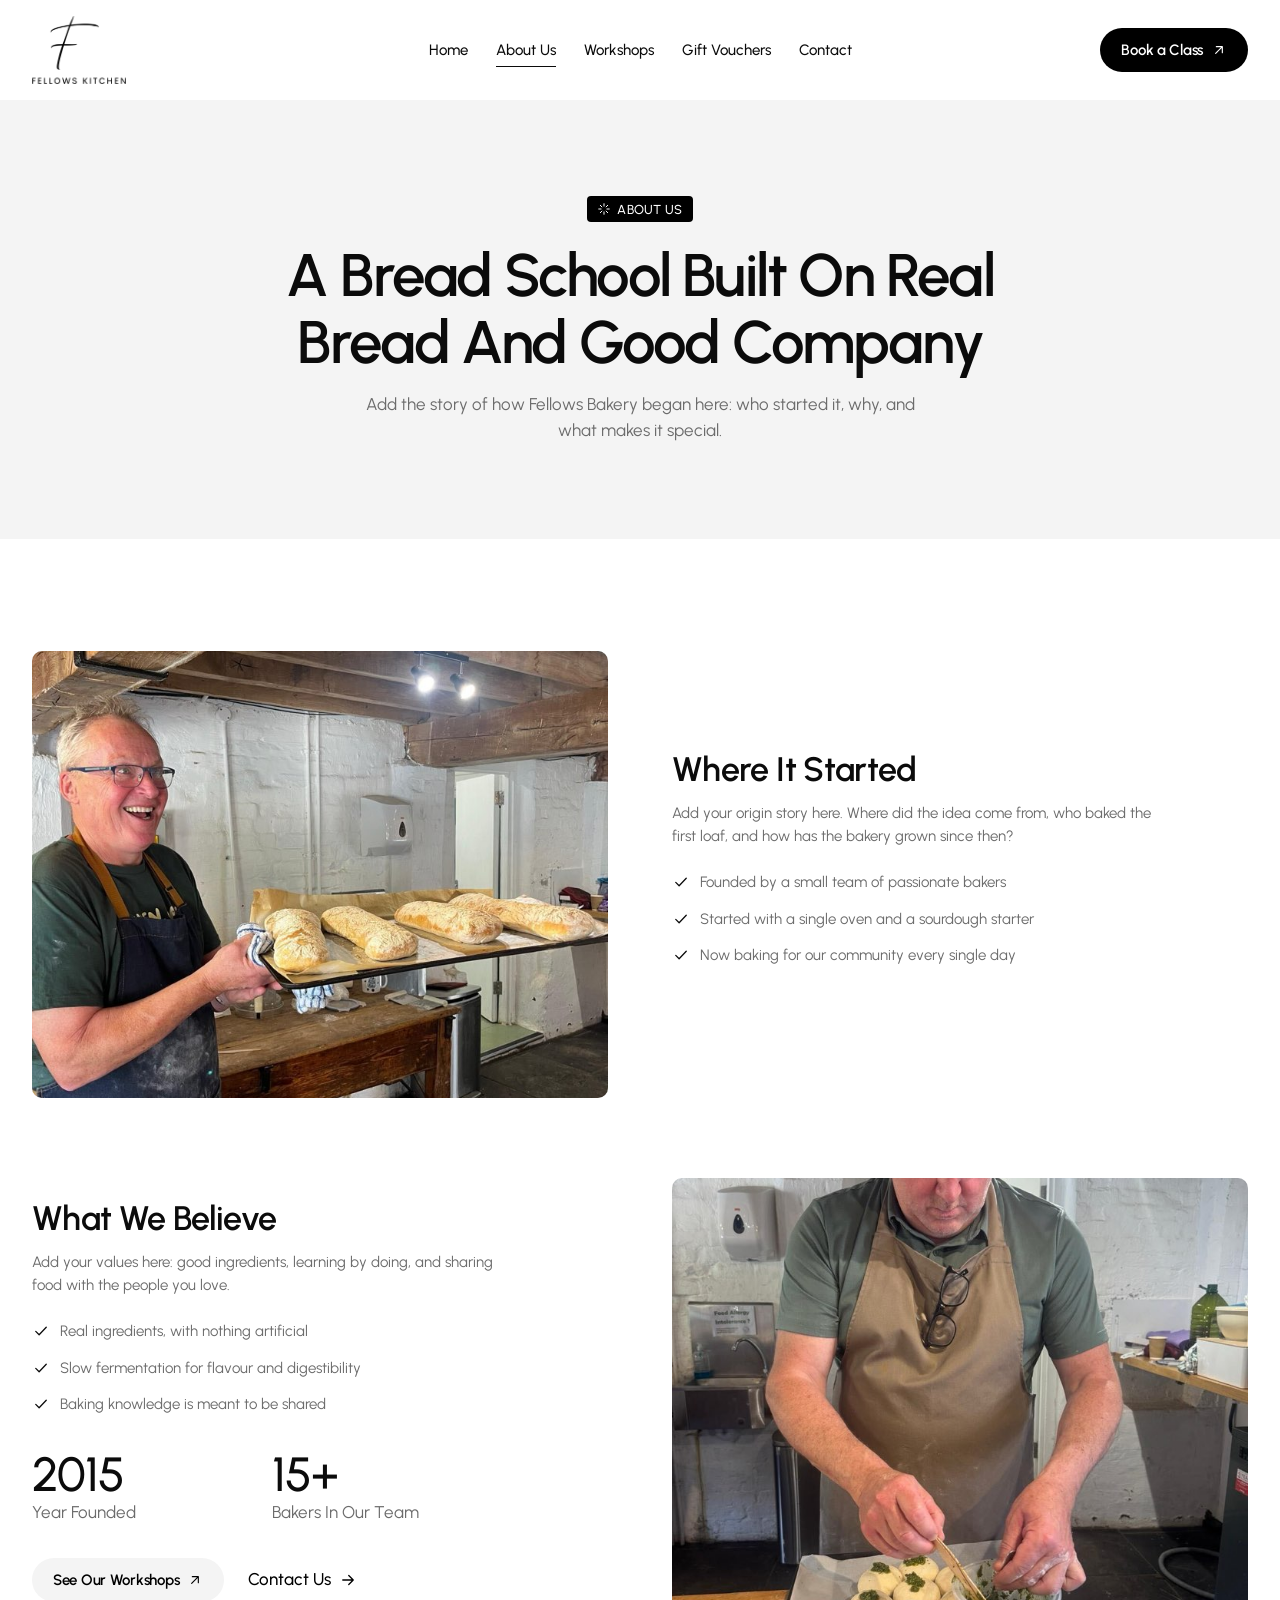
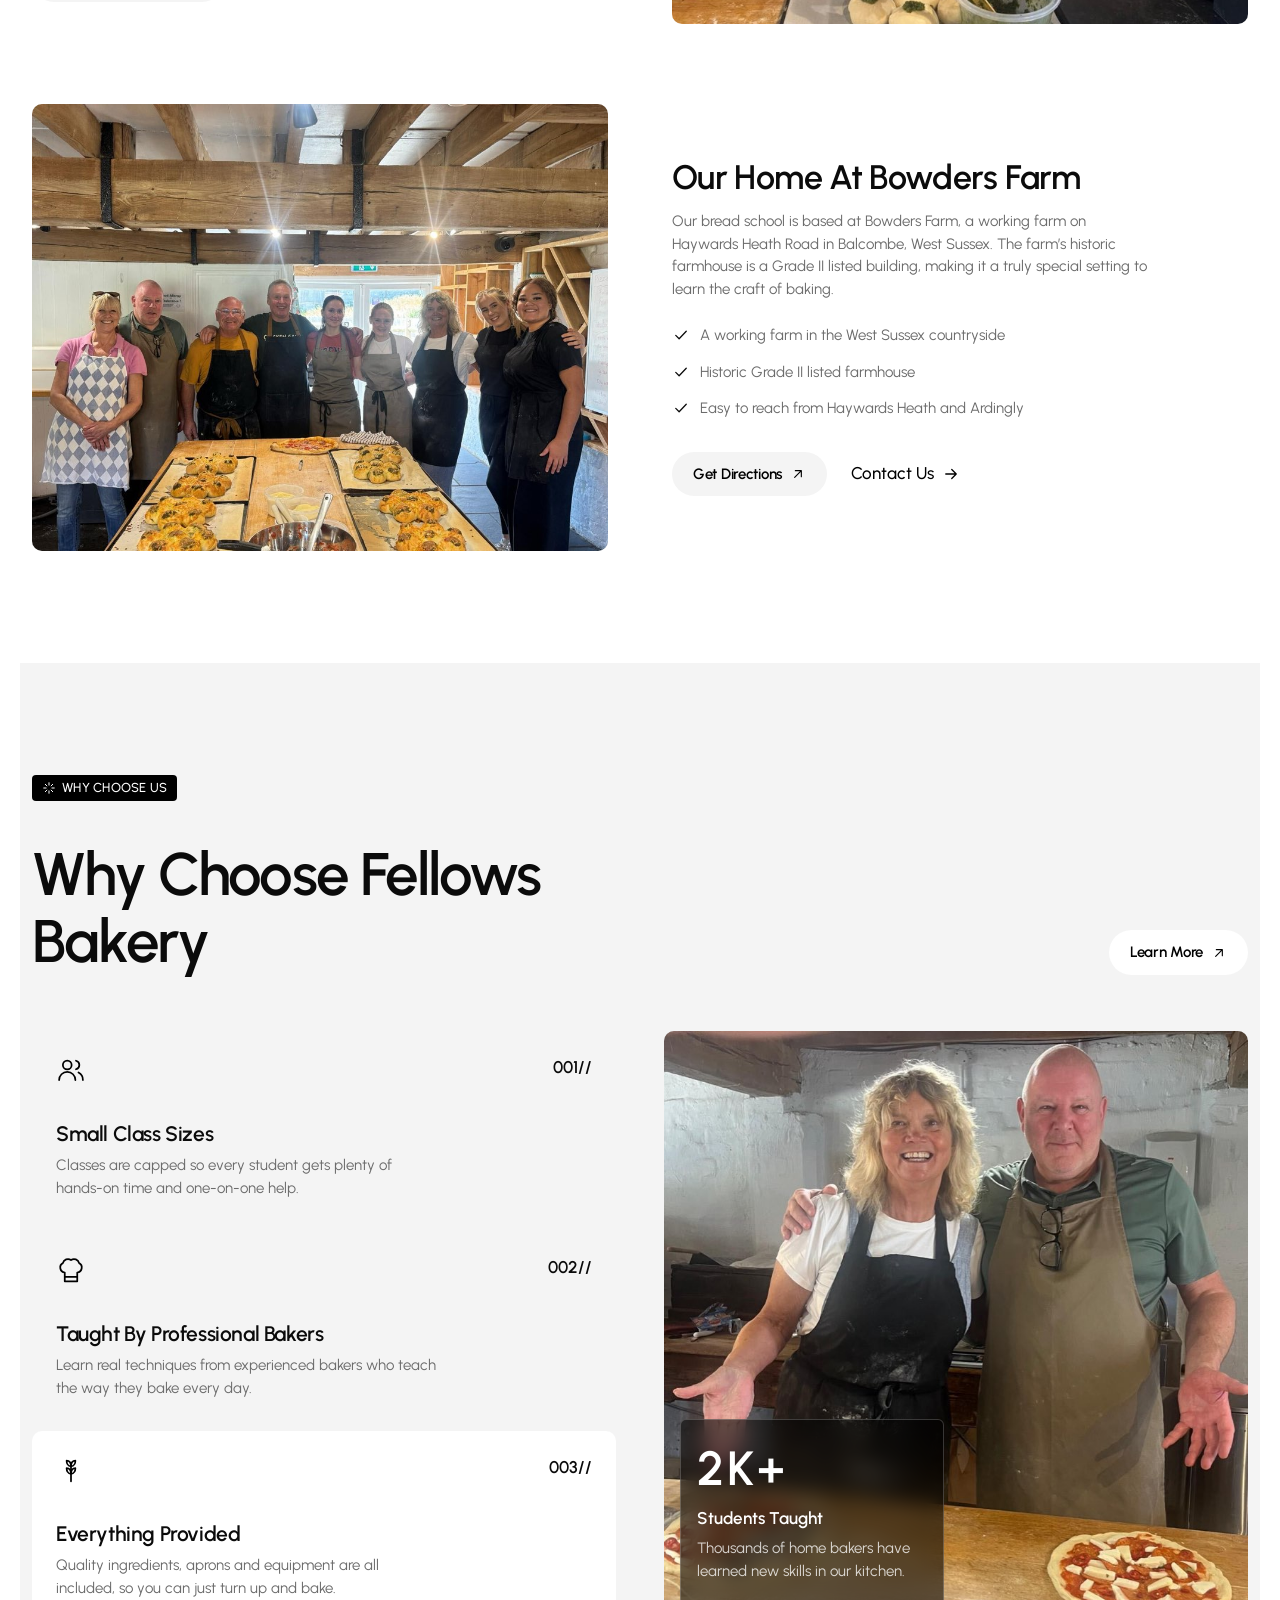
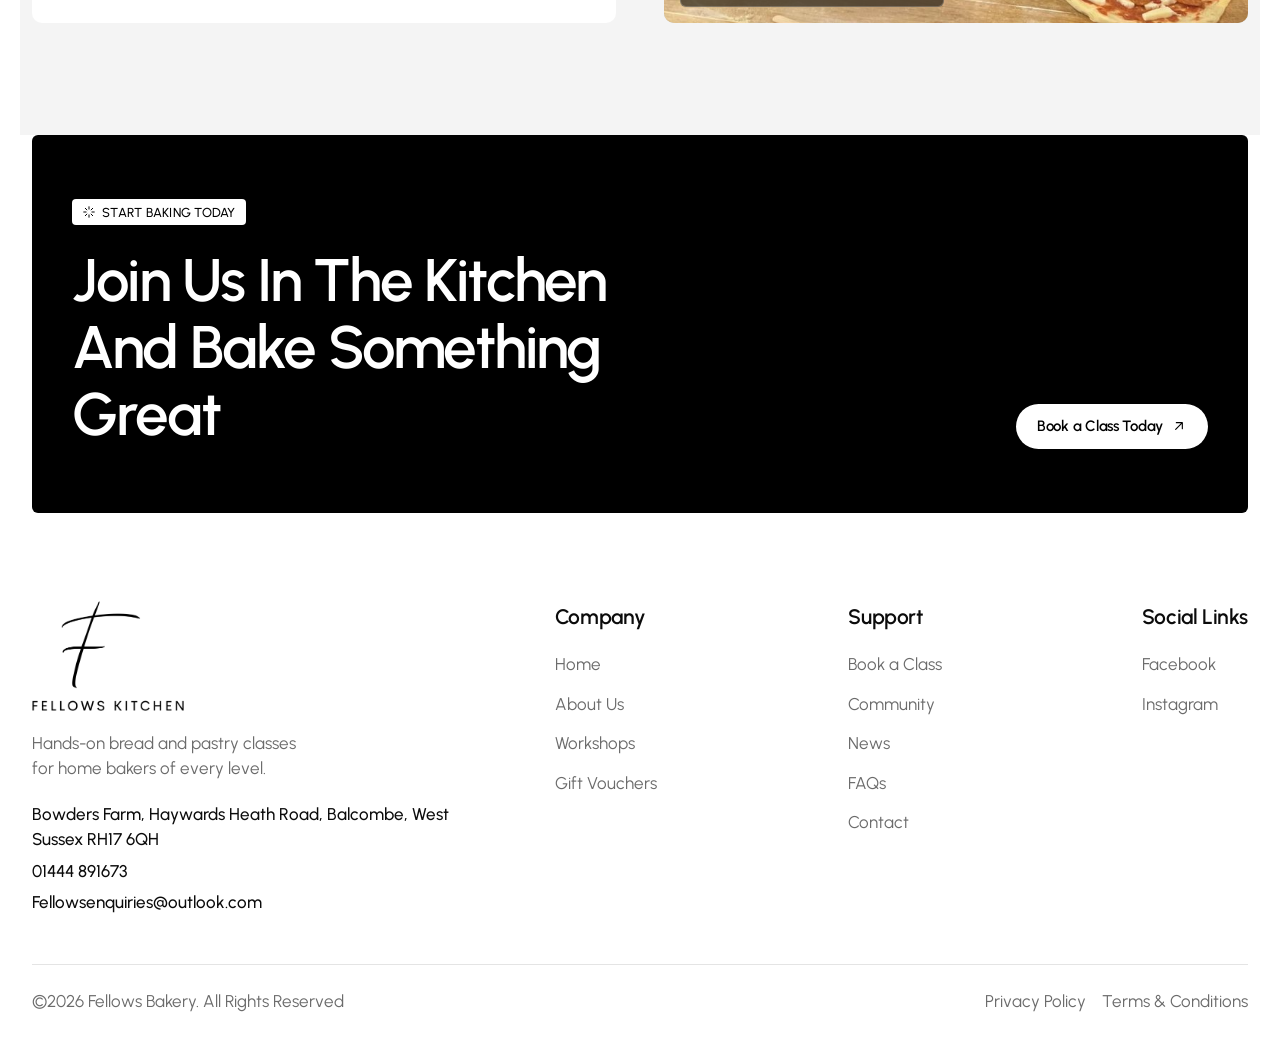
<file: our-story.html>
<!doctype html>
<html lang="en">
<head>
  <meta charset="utf-8">
  <meta name="viewport" content="width=device-width, initial-scale=1">
  <title>About Us | Fellows Bakery</title>
  <meta name="description" content="The story behind Fellows Bakery.">
  <meta name="theme-color" content="#ffffff">
  <link rel="icon" type="image/png" href="images/logo-black.png">
  <link rel="preconnect" href="https://fonts.googleapis.com">
  <link rel="preconnect" href="https://fonts.gstatic.com" crossorigin>
  <link rel="stylesheet" href="https://fonts.googleapis.com/css2?family=Urbanist:wght@400;500;600&display=swap">
  <link rel="stylesheet" href="styles.css">
</head>
<body>

  <header class="site-header">
    <div class="container header-inner">
      <a href="index.html" class="logo" aria-label="Fellows Bakery home">
        <img src="images/logo-black.png" alt="Fellows Bakery" width="800" height="578">
      </a>

      <nav class="main-nav" aria-label="Main">
        <a href="index.html">Home</a>
        <a href="our-story.html" aria-current="page">About Us</a>
        <a href="workshops.html">Workshops</a>
        <a href="vouchers.html">Gift Vouchers</a>
        <a href="contact.html">Contact</a>
      </nav>

      <div class="header-actions">
        <a href="book.html" class="btn btn-dark">Book a Class<svg class="icon" viewBox="0 0 24 24" aria-hidden="true"><path d="M7 17 17 7M8 7h9v9"/></svg></a>
        <button class="menu-toggle" aria-label="Open menu" aria-expanded="false" aria-controls="mobile-menu">
          <span></span><span></span><span></span>
        </button>
      </div>
    </div>

    <nav class="mobile-menu" id="mobile-menu" aria-label="Mobile">
      <div class="container">
        <a href="index.html">Home</a>
        <a href="our-story.html" aria-current="page">About Us</a>
        <a href="workshops.html">Workshops</a>
        <a href="vouchers.html">Gift Vouchers</a>
        <a href="contact.html">Contact</a>
        <a href="book.html" class="btn btn-dark">Book a Class<svg class="icon" viewBox="0 0 24 24" aria-hidden="true"><path d="M7 17 17 7M8 7h9v9"/></svg></a>
      </div>
    </nav>
  </header>

  <main>

    <section class="page-hero">
      <div class="container">
        <span class="badge"><svg class="icon" viewBox="0 0 24 24" aria-hidden="true"><path d="M12 3v4M12 17v4M3 12h4M17 12h4M5.6 5.6l2.8 2.8M15.6 15.6l2.8 2.8M5.6 18.4l2.8-2.8M15.6 8.4l2.8-2.8"/></svg>About us</span>
        <h1 class="type-title">A Bread School Built On Real Bread And Good Company</h1>
        <p class="lead">Add the story of how Fellows Bakery began here: who started it, why, and what makes it special.</p>
      </div>
    </section>

    <section class="section">
      <div class="container">
        <div class="split-row reveal">
          <div class="split-media"><img class="img-holder" src="images/focaccia-tray.jpg" alt="A smiling student holding a tray of freshly baked bread" loading="lazy" decoding="async"></div>
          <div class="split-text">
            <h3 class="type-h3">Where It Started</h3>
            <p>Add your origin story here. Where did the idea come from, who baked the first loaf, and how has the bakery grown since then?</p>
            <ul class="check-list">
              <li><svg class="icon" viewBox="0 0 24 24" aria-hidden="true"><path d="m5 12.5 4.5 4.5L19 7"/></svg>Founded by a small team of passionate bakers</li>
              <li><svg class="icon" viewBox="0 0 24 24" aria-hidden="true"><path d="m5 12.5 4.5 4.5L19 7"/></svg>Started with a single oven and a sourdough starter</li>
              <li><svg class="icon" viewBox="0 0 24 24" aria-hidden="true"><path d="m5 12.5 4.5 4.5L19 7"/></svg>Now baking for our community every single day</li>
            </ul>
          </div>
        </div>
        <div class="split-row reverse reveal">
          <div class="split-media"><img class="img-holder" src="images/topping-rolls.jpg" alt="A student topping a tray of rolls" loading="lazy" decoding="async"></div>
          <div class="split-text">
            <h3 class="type-h3">What We Believe</h3>
            <p>Add your values here: good ingredients, learning by doing, and sharing food with the people you love.</p>
            <ul class="check-list">
              <li><svg class="icon" viewBox="0 0 24 24" aria-hidden="true"><path d="m5 12.5 4.5 4.5L19 7"/></svg>Real ingredients, with nothing artificial</li>
              <li><svg class="icon" viewBox="0 0 24 24" aria-hidden="true"><path d="m5 12.5 4.5 4.5L19 7"/></svg>Slow fermentation for flavour and digestibility</li>
              <li><svg class="icon" viewBox="0 0 24 24" aria-hidden="true"><path d="m5 12.5 4.5 4.5L19 7"/></svg>Baking knowledge is meant to be shared</li>
            </ul>
            <div class="stats">
              <div><strong>2015</strong><span>Year Founded</span></div>
              <div><strong>15+</strong><span>Bakers In Our Team</span></div>
            </div>
            <div class="btn-row"><a href="workshops.html" class="btn btn-soft">See Our Workshops<svg class="icon" viewBox="0 0 24 24" aria-hidden="true"><path d="M7 17 17 7M8 7h9v9"/></svg></a><a href="contact.html" class="btn-text">Contact Us<svg class="icon" viewBox="0 0 24 24" aria-hidden="true"><path d="M5 12h14M13 6l6 6-6 6"/></svg></a></div>
          </div>
        </div>
        <div class="split-row reveal">
          <div class="split-media"><img class="img-holder" src="images/class-group.jpg" alt="A class group in the beamed kitchen at Bowders Farm" loading="lazy" decoding="async"></div>
          <div class="split-text">
            <h3 class="type-h3">Our Home At Bowders Farm</h3>
            <p>Our bread school is based at Bowders Farm, a working farm on Haywards Heath Road in Balcombe, West Sussex. The farm&rsquo;s historic farmhouse is a Grade II listed building, making it a truly special setting to learn the craft of baking.</p>
            <ul class="check-list">
              <li><svg class="icon" viewBox="0 0 24 24" aria-hidden="true"><path d="m5 12.5 4.5 4.5L19 7"/></svg>A working farm in the West Sussex countryside</li>
              <li><svg class="icon" viewBox="0 0 24 24" aria-hidden="true"><path d="m5 12.5 4.5 4.5L19 7"/></svg>Historic Grade II listed farmhouse</li>
              <li><svg class="icon" viewBox="0 0 24 24" aria-hidden="true"><path d="m5 12.5 4.5 4.5L19 7"/></svg>Easy to reach from Haywards Heath and Ardingly</li>
            </ul>
            <div class="btn-row"><a href="https://www.google.com/maps/search/?api=1&amp;query=Bowders+Farm+Haywards+Heath+Road+Balcombe+RH17+6QH" class="btn btn-soft">Get Directions<svg class="icon" viewBox="0 0 24 24" aria-hidden="true"><path d="M7 17 17 7M8 7h9v9"/></svg></a><a href="contact.html" class="btn-text">Contact Us<svg class="icon" viewBox="0 0 24 24" aria-hidden="true"><path d="M5 12h14M13 6l6 6-6 6"/></svg></a></div>
          </div>
        </div>
      </div>
    </section>

    <section class="panel section">
      <div class="container">
        <div class="section-head split-head reveal">
          <div>
            <span class="badge"><svg class="icon" viewBox="0 0 24 24" aria-hidden="true"><path d="M12 3v4M12 17v4M3 12h4M17 12h4M5.6 5.6l2.8 2.8M15.6 15.6l2.8 2.8M5.6 18.4l2.8-2.8M15.6 8.4l2.8-2.8"/></svg>Why choose us</span>
            <h2 class="type-title" style="margin-top:20px">Why Choose Fellows Bakery</h2>
          </div>
          <a href="our-story.html" class="btn btn-light">Learn More<svg class="icon" viewBox="0 0 24 24" aria-hidden="true"><path d="M7 17 17 7M8 7h9v9"/></svg></a>
        </div>
        <div class="why-grid">
          <div class="feature-list reveal">
          <article class="feature">
            <div class="card-top"><svg class="icon" viewBox="0 0 24 24" aria-hidden="true"><circle cx="9" cy="8" r="3.5"/><path d="M2.5 20a6.5 6.5 0 0 1 13 0M16 4.6a3.5 3.5 0 0 1 0 6.8M18 14a6.5 6.5 0 0 1 3.5 6"/></svg><span class="card-num">001//</span></div>
            <h3 class="type-h6">Small Class Sizes</h3>
            <p>Classes are capped so every student gets plenty of hands-on time and one-on-one help.</p>
          </article>
          <article class="feature">
            <div class="card-top"><svg class="icon" viewBox="0 0 24 24" aria-hidden="true"><path d="M7 17.5h10V21H7zM7 17.5V14a4 4 0 0 1-1.5-7.5A4.2 4.2 0 0 1 12 4a4.2 4.2 0 0 1 6.5 2.5A4 4 0 0 1 17 14v3.5"/></svg><span class="card-num">002//</span></div>
            <h3 class="type-h6">Taught By Professional Bakers</h3>
            <p>Learn real techniques from experienced bakers who teach the way they bake every day.</p>
          </article>
          <article class="feature is-active">
            <div class="card-top"><svg class="icon" viewBox="0 0 24 24" aria-hidden="true"><path d="M12 21V9"/><path d="M12 9C9.5 9 8.5 6.5 8.5 4.5 11 4.5 12 6.5 12 9Zm0 0c2.5 0 3.5-2.5 3.5-4.5C13 4.5 12 6.5 12 9ZM12 15c-2.5 0-3.5-2.5-3.5-4.5 2.5 0 3.5 2 3.5 4.5Zm0 0c2.5 0 3.5-2.5 3.5-4.5-2.5 0-3.5 2-3.5 4.5Z"/></svg><span class="card-num">003//</span></div>
            <h3 class="type-h6">Everything Provided</h3>
            <p>Quality ingredients, aprons and equipment are all included, so you can just turn up and bake.</p>
          </article>
          </div>
          <div class="why-media reveal">
            <img class="img-holder" src="images/pizza-pair.jpg" alt="Two students proudly showing the pizzas they made" loading="lazy" decoding="async">
            <div class="stat-glass">
              <strong>2K+</strong>
              <h3>Students Taught</h3>
              <p>Thousands of home bakers have learned new skills in our kitchen.</p>
            </div>
          </div>
        </div>
      </div>
    </section>

    <section class="cta-section">
      <div class="container">
        <div class="cta-box reveal">
          <div>
            <span class="badge badge-light"><svg class="icon" viewBox="0 0 24 24" aria-hidden="true"><path d="M12 3v4M12 17v4M3 12h4M17 12h4M5.6 5.6l2.8 2.8M15.6 15.6l2.8 2.8M5.6 18.4l2.8-2.8M15.6 8.4l2.8-2.8"/></svg>Start baking today</span>
            <h2 class="type-title">Join Us In The Kitchen And Bake Something Great</h2>
          </div>
          <a href="book.html" class="btn btn-light">Book a Class Today<svg class="icon" viewBox="0 0 24 24" aria-hidden="true"><path d="M7 17 17 7M8 7h9v9"/></svg></a>
        </div>
      </div>
    </section>
  </main>

  <footer class="site-footer">
    <div class="container">
      <div class="footer-top">
        <div class="footer-brand">
          <a href="index.html" aria-label="Fellows Bakery home">
            <img src="images/logo-black.png" alt="Fellows Bakery" width="800" height="578" loading="lazy">
          </a>
          <p>Hands-on bread and pastry classes for home bakers of every level.</p>
          <address class="footer-contact">
            <a href="https://www.google.com/maps/search/?api=1&amp;query=Bowders+Farm+Haywards+Heath+Road+Balcombe+RH17+6QH" target="_blank" rel="noopener">Bowders Farm, Haywards Heath Road, Balcombe, West Sussex RH17 6QH</a>
            <a href="tel:+441444891673">01444 891673</a>
            <a href="mailto:Fellowsenquiries@outlook.com">Fellowsenquiries@outlook.com</a>
          </address>
        </div>

        <div class="footer-col">
          <h4>Company</h4>
          <a href="index.html">Home</a>
          <a href="our-story.html">About Us</a>
          <a href="workshops.html">Workshops</a>
          <a href="vouchers.html">Gift Vouchers</a>
        </div>

        <div class="footer-col">
          <h4>Support</h4>
          <a href="book.html">Book a Class</a>
          <a href="community.html">Community</a>
          <a href="news.html">News</a>
          <a href="faqs.html">FAQs</a>
          <a href="contact.html">Contact</a>
        </div>

        <div class="footer-col">
          <h4>Social Links</h4>
          <a href="https://www.facebook.com/fellowsbakeryardingly" target="_blank" rel="noopener">Facebook</a>
          <a href="https://www.instagram.com/fellows.kitchen/" target="_blank" rel="noopener">Instagram</a>
        </div>
      </div>

      <div class="footer-bottom">
        <p>&copy;<span id="year">2026</span> Fellows Bakery. All Rights Reserved</p>
        <nav aria-label="Legal">
          <a href="privacy.html">Privacy Policy</a>
          <a href="terms.html">Terms &amp; Conditions</a>
        </nav>
      </div>
    </div>
  </footer>

  <script src="script.js" defer></script>
</body>
</html>
</file>
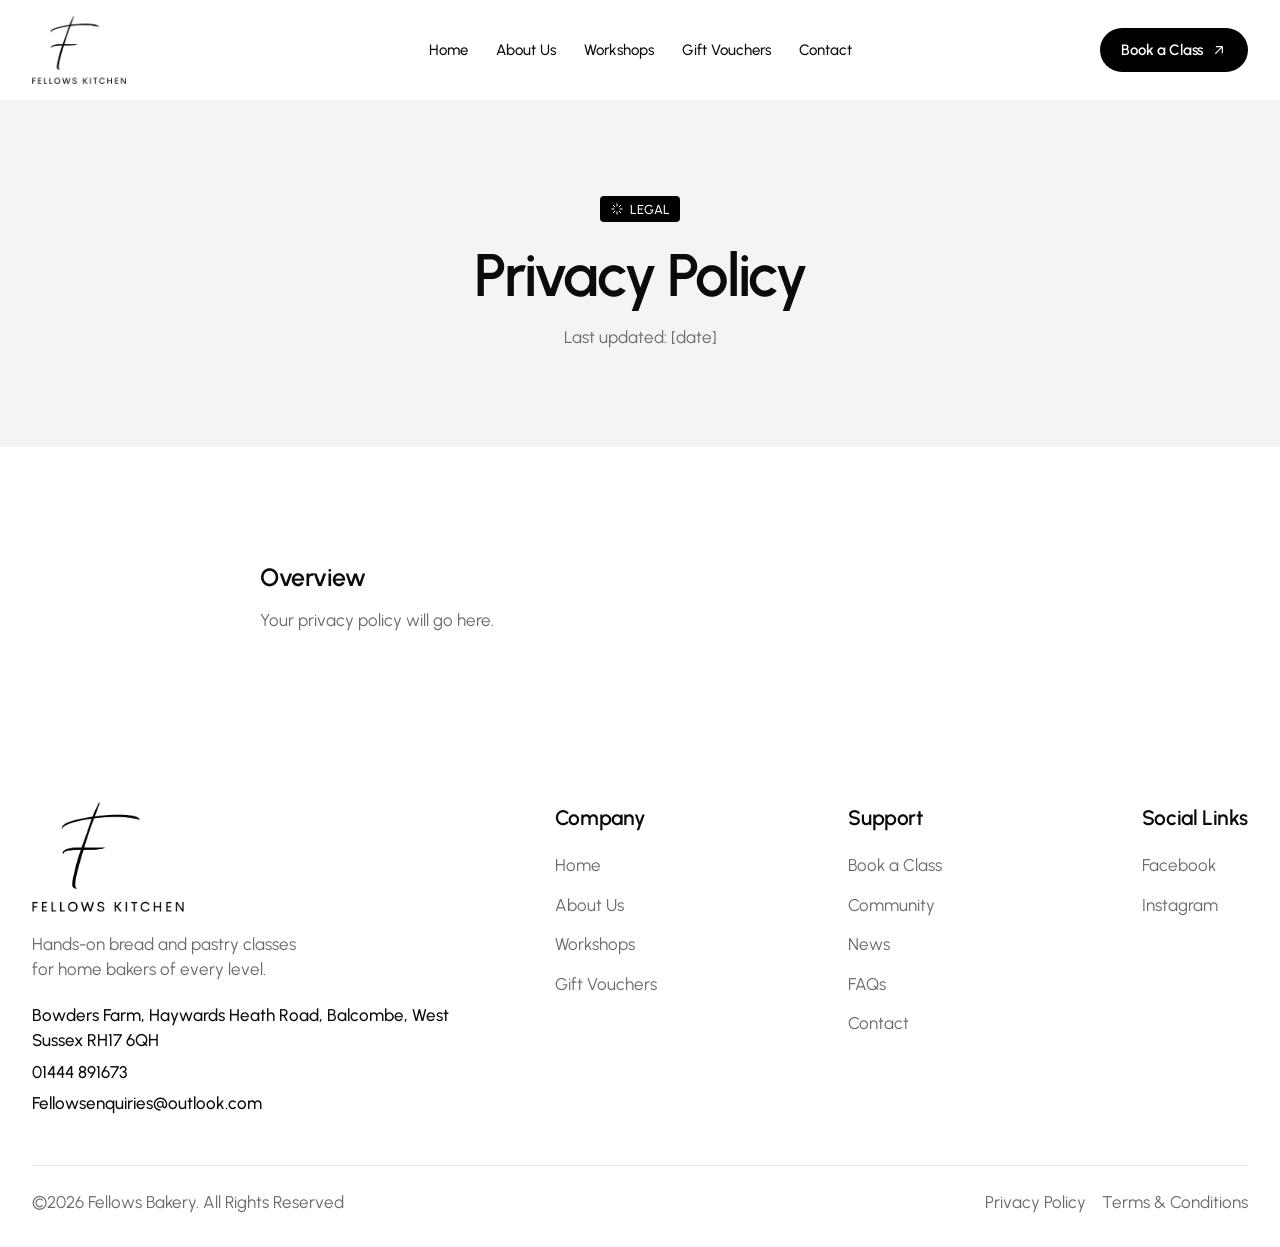
<file: privacy.html>
<!doctype html>
<html lang="en">
<head>
  <meta charset="utf-8">
  <meta name="viewport" content="width=device-width, initial-scale=1">
  <title>Privacy Policy | Fellows Bakery</title>
  <meta name="description" content="Fellows Bakery privacy policy.">
  <meta name="theme-color" content="#ffffff">
  <link rel="icon" type="image/png" href="images/logo-black.png">
  <link rel="preconnect" href="https://fonts.googleapis.com">
  <link rel="preconnect" href="https://fonts.gstatic.com" crossorigin>
  <link rel="stylesheet" href="https://fonts.googleapis.com/css2?family=Urbanist:wght@400;500;600&display=swap">
  <link rel="stylesheet" href="styles.css">
</head>
<body>

  <header class="site-header">
    <div class="container header-inner">
      <a href="index.html" class="logo" aria-label="Fellows Bakery home">
        <img src="images/logo-black.png" alt="Fellows Bakery" width="800" height="578">
      </a>

      <nav class="main-nav" aria-label="Main">
        <a href="index.html">Home</a>
        <a href="our-story.html">About Us</a>
        <a href="workshops.html">Workshops</a>
        <a href="vouchers.html">Gift Vouchers</a>
        <a href="contact.html">Contact</a>
      </nav>

      <div class="header-actions">
        <a href="book.html" class="btn btn-dark">Book a Class<svg class="icon" viewBox="0 0 24 24" aria-hidden="true"><path d="M7 17 17 7M8 7h9v9"/></svg></a>
        <button class="menu-toggle" aria-label="Open menu" aria-expanded="false" aria-controls="mobile-menu">
          <span></span><span></span><span></span>
        </button>
      </div>
    </div>

    <nav class="mobile-menu" id="mobile-menu" aria-label="Mobile">
      <div class="container">
        <a href="index.html">Home</a>
        <a href="our-story.html">About Us</a>
        <a href="workshops.html">Workshops</a>
        <a href="vouchers.html">Gift Vouchers</a>
        <a href="contact.html">Contact</a>
        <a href="book.html" class="btn btn-dark">Book a Class<svg class="icon" viewBox="0 0 24 24" aria-hidden="true"><path d="M7 17 17 7M8 7h9v9"/></svg></a>
      </div>
    </nav>
  </header>

  <main>

    <section class="page-hero">
      <div class="container">
        <span class="badge"><svg class="icon" viewBox="0 0 24 24" aria-hidden="true"><path d="M12 3v4M12 17v4M3 12h4M17 12h4M5.6 5.6l2.8 2.8M15.6 15.6l2.8 2.8M5.6 18.4l2.8-2.8M15.6 8.4l2.8-2.8"/></svg>Legal</span>
        <h1 class="type-title">Privacy Policy</h1>
        <p class="lead">Last updated: [date]</p>
      </div>
    </section>

    <section class="section">
      <div class="container">
        <div class="prose">
          <h2>Overview</h2>
          <p>Your privacy policy will go here.</p>
        </div>
      </div>
    </section>
  </main>

  <footer class="site-footer">
    <div class="container">
      <div class="footer-top">
        <div class="footer-brand">
          <a href="index.html" aria-label="Fellows Bakery home">
            <img src="images/logo-black.png" alt="Fellows Bakery" width="800" height="578" loading="lazy">
          </a>
          <p>Hands-on bread and pastry classes for home bakers of every level.</p>
          <address class="footer-contact">
            <a href="https://www.google.com/maps/search/?api=1&amp;query=Bowders+Farm+Haywards+Heath+Road+Balcombe+RH17+6QH" target="_blank" rel="noopener">Bowders Farm, Haywards Heath Road, Balcombe, West Sussex RH17 6QH</a>
            <a href="tel:+441444891673">01444 891673</a>
            <a href="mailto:Fellowsenquiries@outlook.com">Fellowsenquiries@outlook.com</a>
          </address>
        </div>

        <div class="footer-col">
          <h4>Company</h4>
          <a href="index.html">Home</a>
          <a href="our-story.html">About Us</a>
          <a href="workshops.html">Workshops</a>
          <a href="vouchers.html">Gift Vouchers</a>
        </div>

        <div class="footer-col">
          <h4>Support</h4>
          <a href="book.html">Book a Class</a>
          <a href="community.html">Community</a>
          <a href="news.html">News</a>
          <a href="faqs.html">FAQs</a>
          <a href="contact.html">Contact</a>
        </div>

        <div class="footer-col">
          <h4>Social Links</h4>
          <a href="https://www.facebook.com/fellowsbakeryardingly" target="_blank" rel="noopener">Facebook</a>
          <a href="https://www.instagram.com/fellows.kitchen/" target="_blank" rel="noopener">Instagram</a>
        </div>
      </div>

      <div class="footer-bottom">
        <p>&copy;<span id="year">2026</span> Fellows Bakery. All Rights Reserved</p>
        <nav aria-label="Legal">
          <a href="privacy.html">Privacy Policy</a>
          <a href="terms.html">Terms &amp; Conditions</a>
        </nav>
      </div>
    </div>
  </footer>

  <script src="script.js" defer></script>
</body>
</html>
</file>
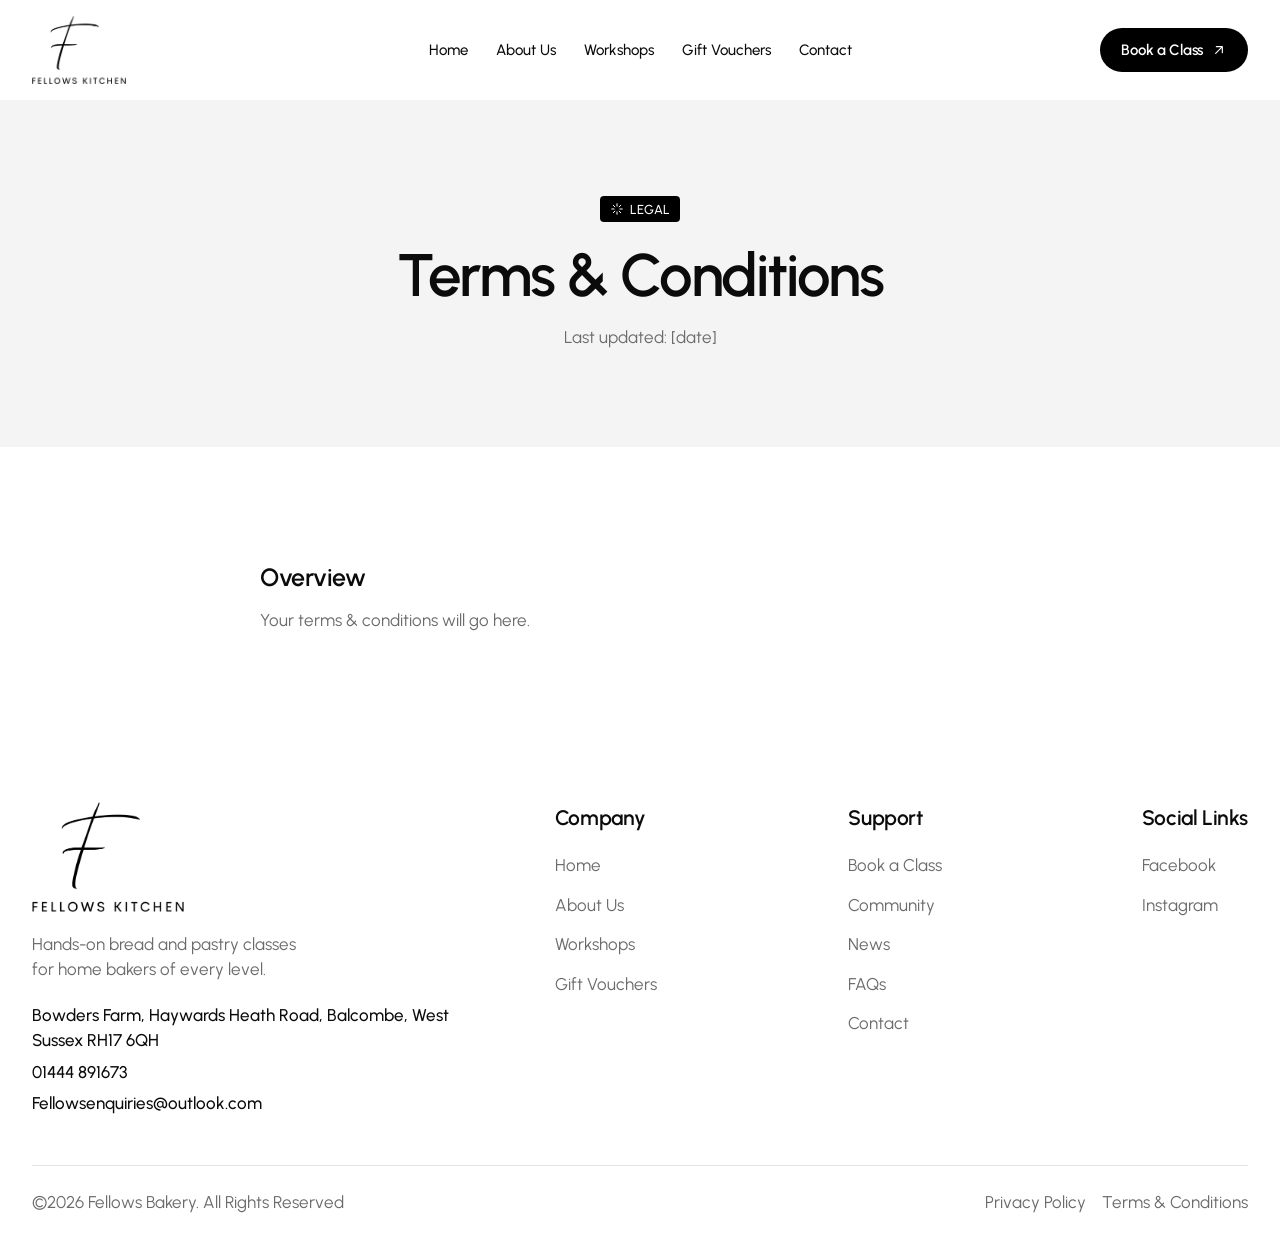
<file: terms.html>
<!doctype html>
<html lang="en">
<head>
  <meta charset="utf-8">
  <meta name="viewport" content="width=device-width, initial-scale=1">
  <title>Terms &amp; Conditions | Fellows Bakery</title>
  <meta name="description" content="Fellows Bakery terms and conditions.">
  <meta name="theme-color" content="#ffffff">
  <link rel="icon" type="image/png" href="images/logo-black.png">
  <link rel="preconnect" href="https://fonts.googleapis.com">
  <link rel="preconnect" href="https://fonts.gstatic.com" crossorigin>
  <link rel="stylesheet" href="https://fonts.googleapis.com/css2?family=Urbanist:wght@400;500;600&display=swap">
  <link rel="stylesheet" href="styles.css">
</head>
<body>

  <header class="site-header">
    <div class="container header-inner">
      <a href="index.html" class="logo" aria-label="Fellows Bakery home">
        <img src="images/logo-black.png" alt="Fellows Bakery" width="800" height="578">
      </a>

      <nav class="main-nav" aria-label="Main">
        <a href="index.html">Home</a>
        <a href="our-story.html">About Us</a>
        <a href="workshops.html">Workshops</a>
        <a href="vouchers.html">Gift Vouchers</a>
        <a href="contact.html">Contact</a>
      </nav>

      <div class="header-actions">
        <a href="book.html" class="btn btn-dark">Book a Class<svg class="icon" viewBox="0 0 24 24" aria-hidden="true"><path d="M7 17 17 7M8 7h9v9"/></svg></a>
        <button class="menu-toggle" aria-label="Open menu" aria-expanded="false" aria-controls="mobile-menu">
          <span></span><span></span><span></span>
        </button>
      </div>
    </div>

    <nav class="mobile-menu" id="mobile-menu" aria-label="Mobile">
      <div class="container">
        <a href="index.html">Home</a>
        <a href="our-story.html">About Us</a>
        <a href="workshops.html">Workshops</a>
        <a href="vouchers.html">Gift Vouchers</a>
        <a href="contact.html">Contact</a>
        <a href="book.html" class="btn btn-dark">Book a Class<svg class="icon" viewBox="0 0 24 24" aria-hidden="true"><path d="M7 17 17 7M8 7h9v9"/></svg></a>
      </div>
    </nav>
  </header>

  <main>

    <section class="page-hero">
      <div class="container">
        <span class="badge"><svg class="icon" viewBox="0 0 24 24" aria-hidden="true"><path d="M12 3v4M12 17v4M3 12h4M17 12h4M5.6 5.6l2.8 2.8M15.6 15.6l2.8 2.8M5.6 18.4l2.8-2.8M15.6 8.4l2.8-2.8"/></svg>Legal</span>
        <h1 class="type-title">Terms &amp; Conditions</h1>
        <p class="lead">Last updated: [date]</p>
      </div>
    </section>

    <section class="section">
      <div class="container">
        <div class="prose">
          <h2>Overview</h2>
          <p>Your terms &amp; conditions will go here.</p>
        </div>
      </div>
    </section>
  </main>

  <footer class="site-footer">
    <div class="container">
      <div class="footer-top">
        <div class="footer-brand">
          <a href="index.html" aria-label="Fellows Bakery home">
            <img src="images/logo-black.png" alt="Fellows Bakery" width="800" height="578" loading="lazy">
          </a>
          <p>Hands-on bread and pastry classes for home bakers of every level.</p>
          <address class="footer-contact">
            <a href="https://www.google.com/maps/search/?api=1&amp;query=Bowders+Farm+Haywards+Heath+Road+Balcombe+RH17+6QH" target="_blank" rel="noopener">Bowders Farm, Haywards Heath Road, Balcombe, West Sussex RH17 6QH</a>
            <a href="tel:+441444891673">01444 891673</a>
            <a href="mailto:Fellowsenquiries@outlook.com">Fellowsenquiries@outlook.com</a>
          </address>
        </div>

        <div class="footer-col">
          <h4>Company</h4>
          <a href="index.html">Home</a>
          <a href="our-story.html">About Us</a>
          <a href="workshops.html">Workshops</a>
          <a href="vouchers.html">Gift Vouchers</a>
        </div>

        <div class="footer-col">
          <h4>Support</h4>
          <a href="book.html">Book a Class</a>
          <a href="community.html">Community</a>
          <a href="news.html">News</a>
          <a href="faqs.html">FAQs</a>
          <a href="contact.html">Contact</a>
        </div>

        <div class="footer-col">
          <h4>Social Links</h4>
          <a href="https://www.facebook.com/fellowsbakeryardingly" target="_blank" rel="noopener">Facebook</a>
          <a href="https://www.instagram.com/fellows.kitchen/" target="_blank" rel="noopener">Instagram</a>
        </div>
      </div>

      <div class="footer-bottom">
        <p>&copy;<span id="year">2026</span> Fellows Bakery. All Rights Reserved</p>
        <nav aria-label="Legal">
          <a href="privacy.html">Privacy Policy</a>
          <a href="terms.html">Terms &amp; Conditions</a>
        </nav>
      </div>
    </div>
  </footer>

  <script src="script.js" defer></script>
</body>
</html>
</file>
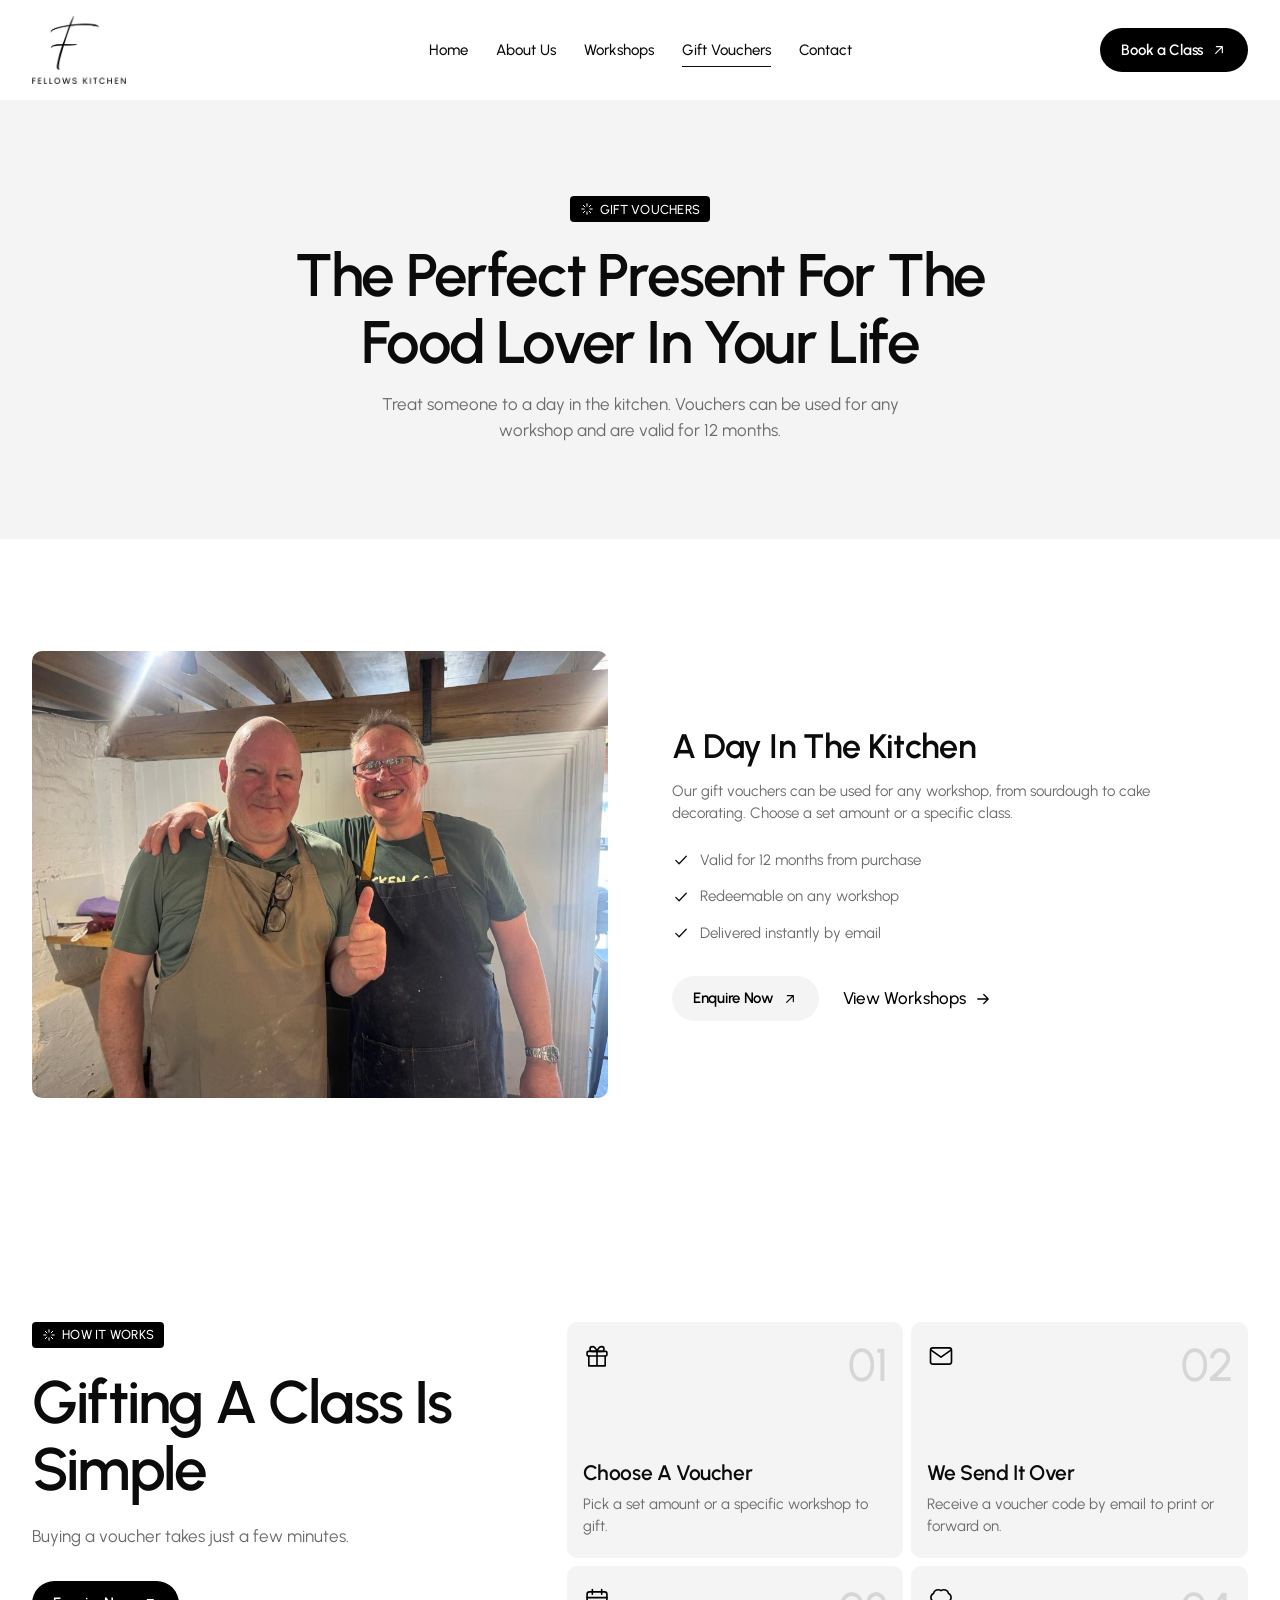
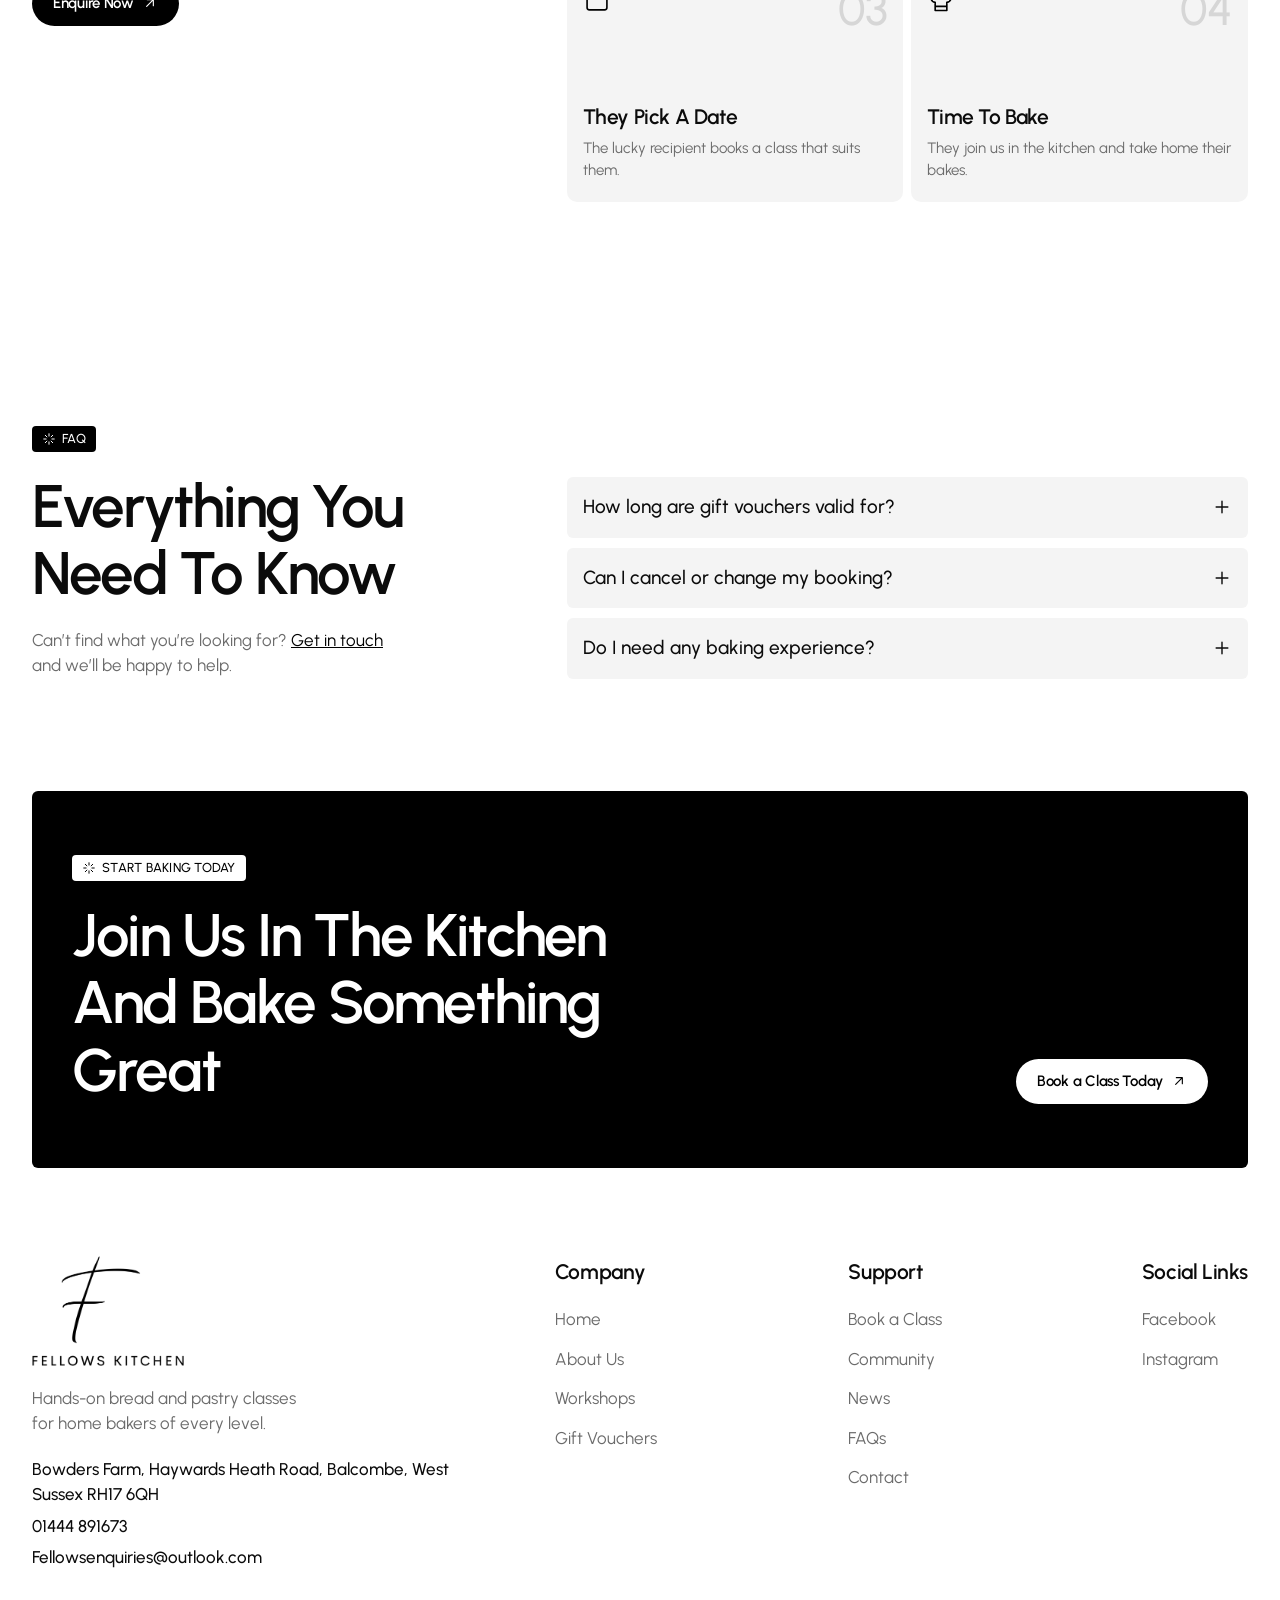
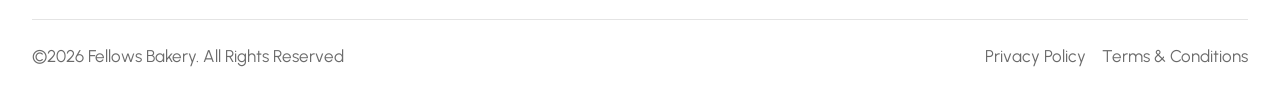
<file: vouchers.html>
<!doctype html>
<html lang="en">
<head>
  <meta charset="utf-8">
  <meta name="viewport" content="width=device-width, initial-scale=1">
  <title>Gift Vouchers | Fellows Bakery</title>
  <meta name="description" content="Give the gift of a Fellows Bakery workshop.">
  <meta name="theme-color" content="#ffffff">
  <link rel="icon" type="image/png" href="images/logo-black.png">
  <link rel="preconnect" href="https://fonts.googleapis.com">
  <link rel="preconnect" href="https://fonts.gstatic.com" crossorigin>
  <link rel="stylesheet" href="https://fonts.googleapis.com/css2?family=Urbanist:wght@400;500;600&display=swap">
  <link rel="stylesheet" href="styles.css">
</head>
<body>

  <header class="site-header">
    <div class="container header-inner">
      <a href="index.html" class="logo" aria-label="Fellows Bakery home">
        <img src="images/logo-black.png" alt="Fellows Bakery" width="800" height="578">
      </a>

      <nav class="main-nav" aria-label="Main">
        <a href="index.html">Home</a>
        <a href="our-story.html">About Us</a>
        <a href="workshops.html">Workshops</a>
        <a href="vouchers.html" aria-current="page">Gift Vouchers</a>
        <a href="contact.html">Contact</a>
      </nav>

      <div class="header-actions">
        <a href="book.html" class="btn btn-dark">Book a Class<svg class="icon" viewBox="0 0 24 24" aria-hidden="true"><path d="M7 17 17 7M8 7h9v9"/></svg></a>
        <button class="menu-toggle" aria-label="Open menu" aria-expanded="false" aria-controls="mobile-menu">
          <span></span><span></span><span></span>
        </button>
      </div>
    </div>

    <nav class="mobile-menu" id="mobile-menu" aria-label="Mobile">
      <div class="container">
        <a href="index.html">Home</a>
        <a href="our-story.html">About Us</a>
        <a href="workshops.html">Workshops</a>
        <a href="vouchers.html" aria-current="page">Gift Vouchers</a>
        <a href="contact.html">Contact</a>
        <a href="book.html" class="btn btn-dark">Book a Class<svg class="icon" viewBox="0 0 24 24" aria-hidden="true"><path d="M7 17 17 7M8 7h9v9"/></svg></a>
      </div>
    </nav>
  </header>

  <main>

    <section class="page-hero">
      <div class="container">
        <span class="badge"><svg class="icon" viewBox="0 0 24 24" aria-hidden="true"><path d="M12 3v4M12 17v4M3 12h4M17 12h4M5.6 5.6l2.8 2.8M15.6 15.6l2.8 2.8M5.6 18.4l2.8-2.8M15.6 8.4l2.8-2.8"/></svg>Gift vouchers</span>
        <h1 class="type-title">The Perfect Present For The Food Lover In Your Life</h1>
        <p class="lead">Treat someone to a day in the kitchen. Vouchers can be used for any workshop and are valid for 12 months.</p>
      </div>
    </section>

    <section class="section">
      <div class="container">
        <div class="split-row reveal">
          <div class="split-media"><img class="img-holder" src="images/thumbs-up.jpg" alt="Two friends giving a thumbs up after their baking class" loading="lazy" decoding="async"></div>
          <div class="split-text">
            <h3 class="type-h3">A Day In The Kitchen</h3>
            <p>Our gift vouchers can be used for any workshop, from sourdough to cake decorating. Choose a set amount or a specific class.</p>
            <ul class="check-list">
              <li><svg class="icon" viewBox="0 0 24 24" aria-hidden="true"><path d="m5 12.5 4.5 4.5L19 7"/></svg>Valid for 12 months from purchase</li>
              <li><svg class="icon" viewBox="0 0 24 24" aria-hidden="true"><path d="m5 12.5 4.5 4.5L19 7"/></svg>Redeemable on any workshop</li>
              <li><svg class="icon" viewBox="0 0 24 24" aria-hidden="true"><path d="m5 12.5 4.5 4.5L19 7"/></svg>Delivered instantly by email</li>
            </ul>
            <div class="btn-row"><a href="contact.html" class="btn btn-soft">Enquire Now<svg class="icon" viewBox="0 0 24 24" aria-hidden="true"><path d="M7 17 17 7M8 7h9v9"/></svg></a><a href="workshops.html" class="btn-text">View Workshops<svg class="icon" viewBox="0 0 24 24" aria-hidden="true"><path d="M5 12h14M13 6l6 6-6 6"/></svg></a></div>
          </div>
        </div>
      </div>
    </section>

    <section class="section">
      <div class="container process-grid">
        <div class="process-intro reveal">
          <span class="badge"><svg class="icon" viewBox="0 0 24 24" aria-hidden="true"><path d="M12 3v4M12 17v4M3 12h4M17 12h4M5.6 5.6l2.8 2.8M15.6 15.6l2.8 2.8M5.6 18.4l2.8-2.8M15.6 8.4l2.8-2.8"/></svg>How it works</span>
          <h2 class="type-title">Gifting A Class Is Simple</h2>
          <p class="lead">Buying a voucher takes just a few minutes.</p>
          <a href="contact.html" class="btn btn-dark">Enquire Now<svg class="icon" viewBox="0 0 24 24" aria-hidden="true"><path d="M7 17 17 7M8 7h9v9"/></svg></a>
        </div>
        <div class="step-grid reveal">
          <article class="step-card">
            <div class="card-top"><svg class="icon" viewBox="0 0 24 24" aria-hidden="true"><rect x="3.5" y="8" width="17" height="4" rx="1"/><path d="M5 12v8.5h14V12M12 8v12.5M12 8S10.5 4 8 4a2 2 0 0 0 0 4h4Zm0 0s1.5-4 4-4a2 2 0 0 1 0 4h-4Z"/></svg><span class="step-num">01</span></div>
            <div>
              <h3 class="type-h6">Choose A Voucher</h3>
              <p>Pick a set amount or a specific workshop to gift.</p>
            </div>
          </article>
          <article class="step-card">
            <div class="card-top"><svg class="icon" viewBox="0 0 24 24" aria-hidden="true"><rect x="3" y="5" width="18" height="14" rx="2"/><path d="m3.5 7 8.5 6 8.5-6"/></svg><span class="step-num">02</span></div>
            <div>
              <h3 class="type-h6">We Send It Over</h3>
              <p>Receive a voucher code by email to print or forward on.</p>
            </div>
          </article>
          <article class="step-card">
            <div class="card-top"><svg class="icon" viewBox="0 0 24 24" aria-hidden="true"><rect x="3.5" y="5" width="17" height="15.5" rx="2"/><path d="M3.5 10h17M8 3v4M16 3v4"/></svg><span class="step-num">03</span></div>
            <div>
              <h3 class="type-h6">They Pick A Date</h3>
              <p>The lucky recipient books a class that suits them.</p>
            </div>
          </article>
          <article class="step-card">
            <div class="card-top"><svg class="icon" viewBox="0 0 24 24" aria-hidden="true"><path d="M7 17.5h10V21H7zM7 17.5V14a4 4 0 0 1-1.5-7.5A4.2 4.2 0 0 1 12 4a4.2 4.2 0 0 1 6.5 2.5A4 4 0 0 1 17 14v3.5"/></svg><span class="step-num">04</span></div>
            <div>
              <h3 class="type-h6">Time To Bake</h3>
              <p>They join us in the kitchen and take home their bakes.</p>
            </div>
          </article>
        </div>
      </div>
    </section>

    <section class="section">
      <div class="container faq-grid">
        <div class="faq-intro reveal">
          <span class="badge"><svg class="icon" viewBox="0 0 24 24" aria-hidden="true"><path d="M12 3v4M12 17v4M3 12h4M17 12h4M5.6 5.6l2.8 2.8M15.6 15.6l2.8 2.8M5.6 18.4l2.8-2.8M15.6 8.4l2.8-2.8"/></svg>FAQ</span>
          <h2 class="type-title">Everything You Need To Know</h2>
          <p class="lead">Can&rsquo;t find what you&rsquo;re looking for? <a href="contact.html" style="color:var(--black);text-decoration:underline">Get in touch</a> and we&rsquo;ll be happy to help.</p>
        </div>
        <div class="faq-list reveal">
          <details class="faq-item">
            <summary>How long are gift vouchers valid for?<svg class="icon" viewBox="0 0 24 24" aria-hidden="true"><path d="M12 5v14M5 12h14"/></svg></summary>
            <p>Our gift vouchers are valid for 12 months from the date of purchase and can be used for any workshop.</p>
          </details>
          <details class="faq-item">
            <summary>Can I cancel or change my booking?<svg class="icon" viewBox="0 0 24 24" aria-hidden="true"><path d="M12 5v14M5 12h14"/></svg></summary>
            <p>You can move your booking to another date up to 72 hours before your class. See our terms for full details.</p>
          </details>
          <details class="faq-item">
            <summary>Do I need any baking experience?<svg class="icon" viewBox="0 0 24 24" aria-hidden="true"><path d="M12 5v14M5 12h14"/></svg></summary>
            <p>Not at all. Our workshops are designed for every level, including complete beginners. Our bakers will guide you through every step.</p>
          </details>
        </div>
      </div>
    </section>

    <section class="cta-section">
      <div class="container">
        <div class="cta-box reveal">
          <div>
            <span class="badge badge-light"><svg class="icon" viewBox="0 0 24 24" aria-hidden="true"><path d="M12 3v4M12 17v4M3 12h4M17 12h4M5.6 5.6l2.8 2.8M15.6 15.6l2.8 2.8M5.6 18.4l2.8-2.8M15.6 8.4l2.8-2.8"/></svg>Start baking today</span>
            <h2 class="type-title">Join Us In The Kitchen And Bake Something Great</h2>
          </div>
          <a href="book.html" class="btn btn-light">Book a Class Today<svg class="icon" viewBox="0 0 24 24" aria-hidden="true"><path d="M7 17 17 7M8 7h9v9"/></svg></a>
        </div>
      </div>
    </section>
  </main>

  <footer class="site-footer">
    <div class="container">
      <div class="footer-top">
        <div class="footer-brand">
          <a href="index.html" aria-label="Fellows Bakery home">
            <img src="images/logo-black.png" alt="Fellows Bakery" width="800" height="578" loading="lazy">
          </a>
          <p>Hands-on bread and pastry classes for home bakers of every level.</p>
          <address class="footer-contact">
            <a href="https://www.google.com/maps/search/?api=1&amp;query=Bowders+Farm+Haywards+Heath+Road+Balcombe+RH17+6QH" target="_blank" rel="noopener">Bowders Farm, Haywards Heath Road, Balcombe, West Sussex RH17 6QH</a>
            <a href="tel:+441444891673">01444 891673</a>
            <a href="mailto:Fellowsenquiries@outlook.com">Fellowsenquiries@outlook.com</a>
          </address>
        </div>

        <div class="footer-col">
          <h4>Company</h4>
          <a href="index.html">Home</a>
          <a href="our-story.html">About Us</a>
          <a href="workshops.html">Workshops</a>
          <a href="vouchers.html">Gift Vouchers</a>
        </div>

        <div class="footer-col">
          <h4>Support</h4>
          <a href="book.html">Book a Class</a>
          <a href="community.html">Community</a>
          <a href="news.html">News</a>
          <a href="faqs.html">FAQs</a>
          <a href="contact.html">Contact</a>
        </div>

        <div class="footer-col">
          <h4>Social Links</h4>
          <a href="https://www.facebook.com/fellowsbakeryardingly" target="_blank" rel="noopener">Facebook</a>
          <a href="https://www.instagram.com/fellows.kitchen/" target="_blank" rel="noopener">Instagram</a>
        </div>
      </div>

      <div class="footer-bottom">
        <p>&copy;<span id="year">2026</span> Fellows Bakery. All Rights Reserved</p>
        <nav aria-label="Legal">
          <a href="privacy.html">Privacy Policy</a>
          <a href="terms.html">Terms &amp; Conditions</a>
        </nav>
      </div>
    </div>
  </footer>

  <script src="script.js" defer></script>
</body>
</html>
</file>
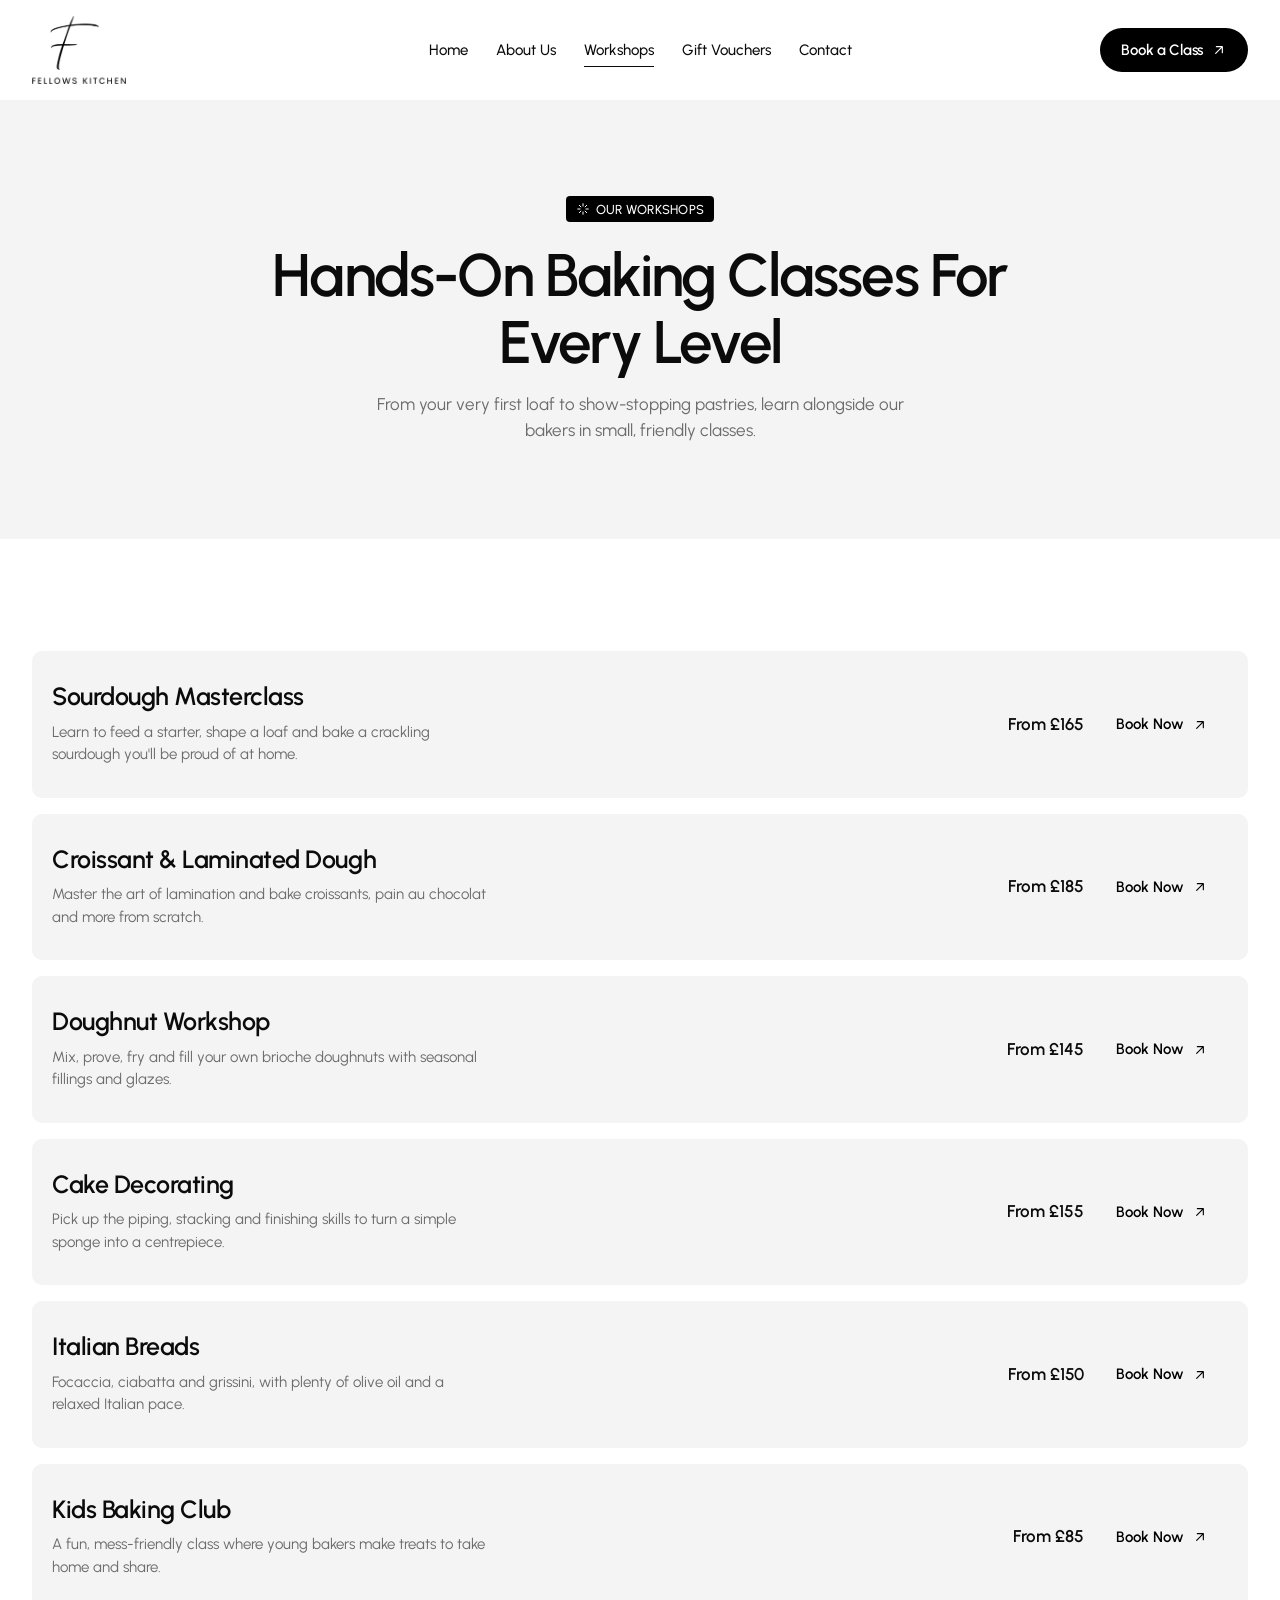
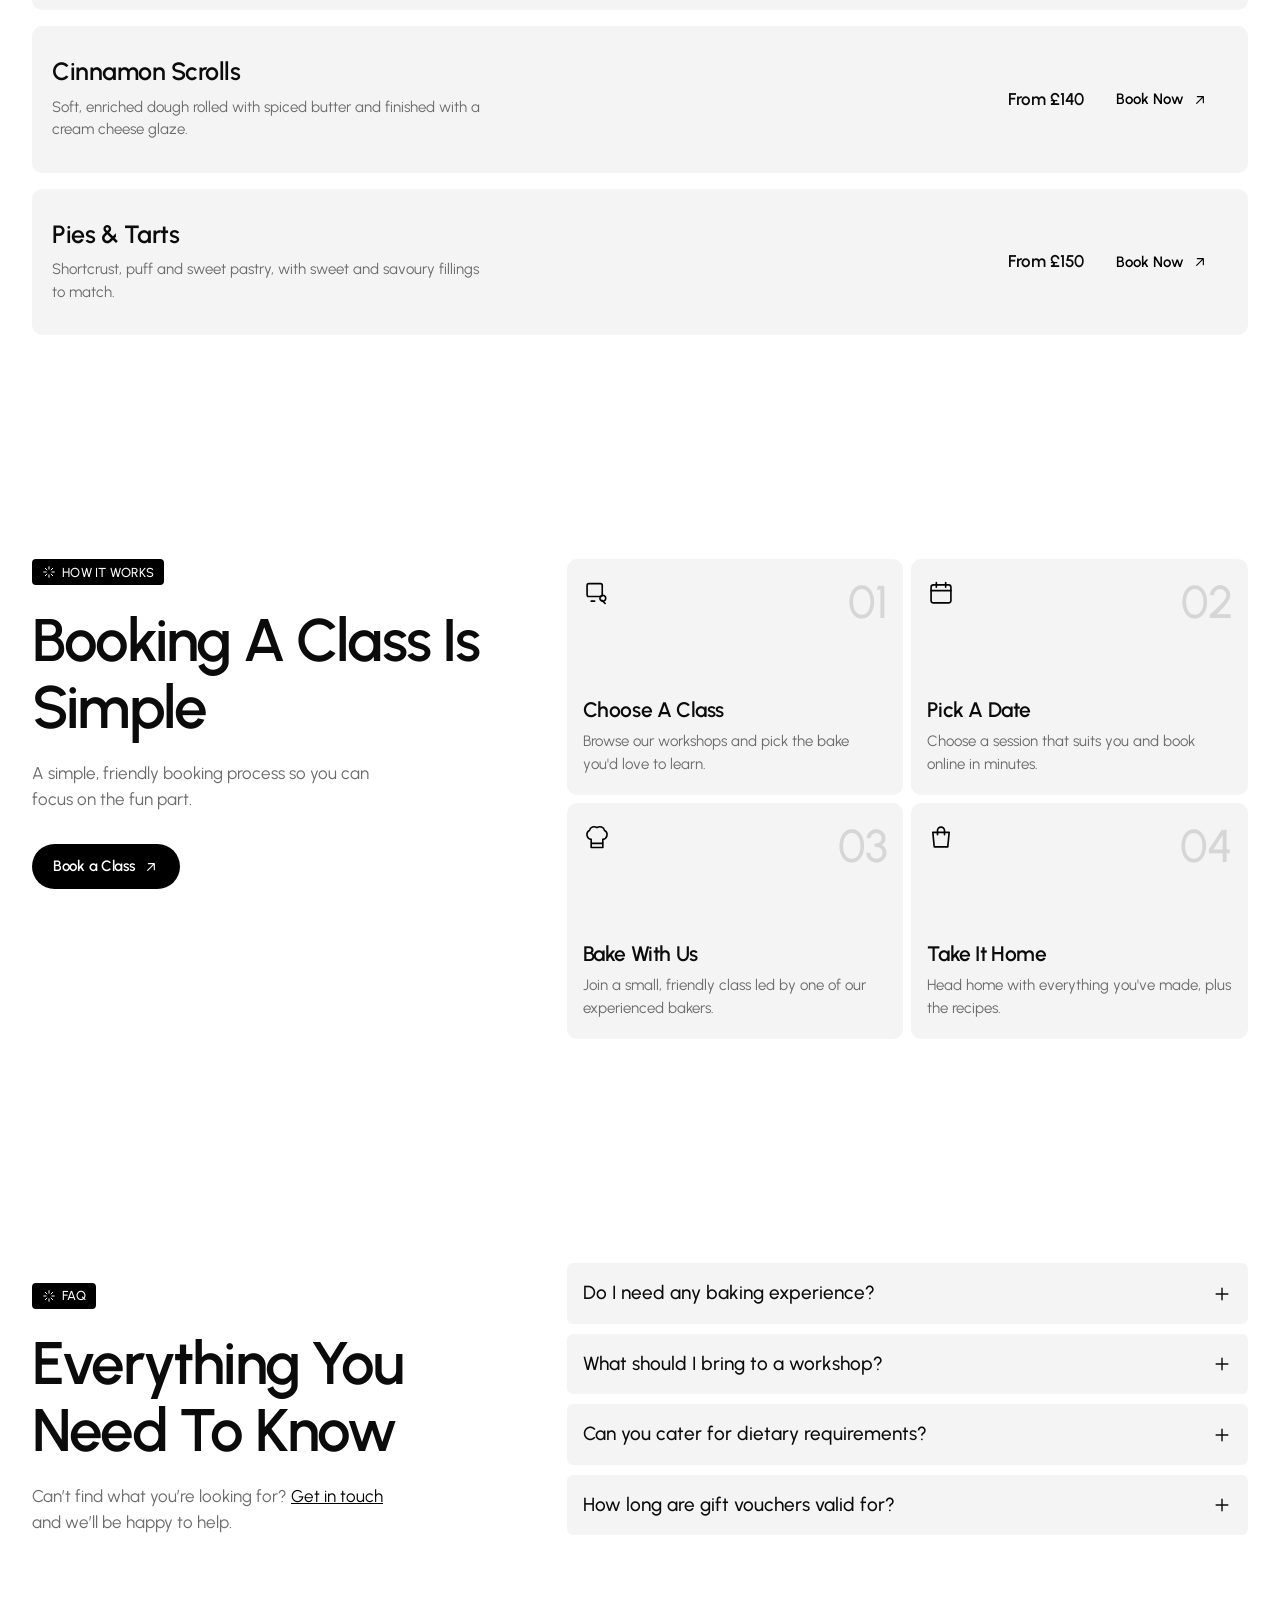
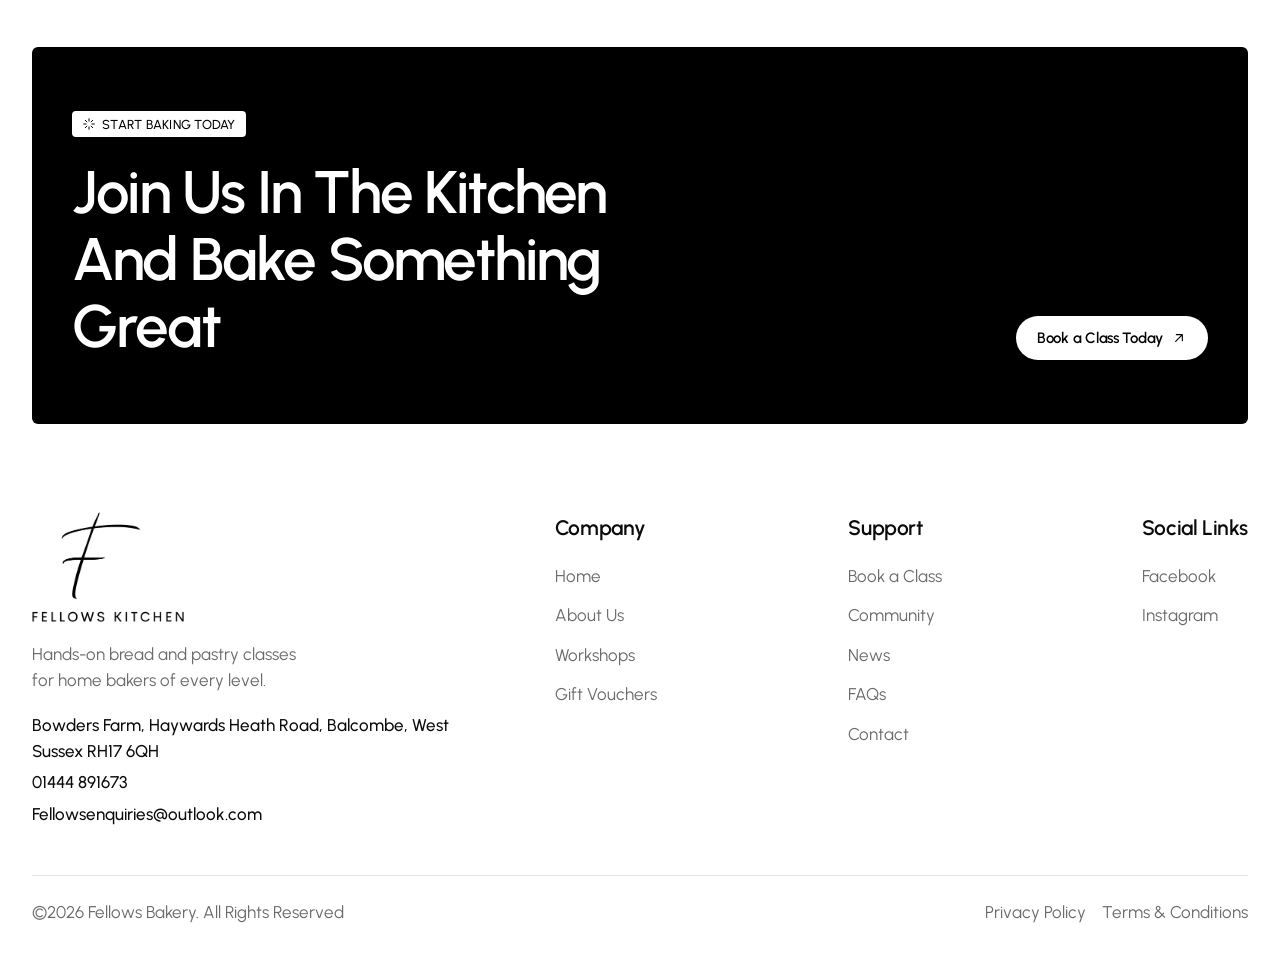
<file: workshops.html>
<!doctype html>
<html lang="en">
<head>
  <meta charset="utf-8">
  <meta name="viewport" content="width=device-width, initial-scale=1">
  <title>Workshops | Fellows Bakery</title>
  <meta name="description" content="Browse Fellows Bakery's hands-on baking workshops.">
  <meta name="theme-color" content="#ffffff">
  <link rel="icon" type="image/png" href="images/logo-black.png">
  <link rel="preconnect" href="https://fonts.googleapis.com">
  <link rel="preconnect" href="https://fonts.gstatic.com" crossorigin>
  <link rel="stylesheet" href="https://fonts.googleapis.com/css2?family=Urbanist:wght@400;500;600&display=swap">
  <link rel="stylesheet" href="styles.css">
</head>
<body>

  <header class="site-header">
    <div class="container header-inner">
      <a href="index.html" class="logo" aria-label="Fellows Bakery home">
        <img src="images/logo-black.png" alt="Fellows Bakery" width="800" height="578">
      </a>

      <nav class="main-nav" aria-label="Main">
        <a href="index.html">Home</a>
        <a href="our-story.html">About Us</a>
        <a href="workshops.html" aria-current="page">Workshops</a>
        <a href="vouchers.html">Gift Vouchers</a>
        <a href="contact.html">Contact</a>
      </nav>

      <div class="header-actions">
        <a href="book.html" class="btn btn-dark">Book a Class<svg class="icon" viewBox="0 0 24 24" aria-hidden="true"><path d="M7 17 17 7M8 7h9v9"/></svg></a>
        <button class="menu-toggle" aria-label="Open menu" aria-expanded="false" aria-controls="mobile-menu">
          <span></span><span></span><span></span>
        </button>
      </div>
    </div>

    <nav class="mobile-menu" id="mobile-menu" aria-label="Mobile">
      <div class="container">
        <a href="index.html">Home</a>
        <a href="our-story.html">About Us</a>
        <a href="workshops.html" aria-current="page">Workshops</a>
        <a href="vouchers.html">Gift Vouchers</a>
        <a href="contact.html">Contact</a>
        <a href="book.html" class="btn btn-dark">Book a Class<svg class="icon" viewBox="0 0 24 24" aria-hidden="true"><path d="M7 17 17 7M8 7h9v9"/></svg></a>
      </div>
    </nav>
  </header>

  <main>

    <section class="page-hero">
      <div class="container">
        <span class="badge"><svg class="icon" viewBox="0 0 24 24" aria-hidden="true"><path d="M12 3v4M12 17v4M3 12h4M17 12h4M5.6 5.6l2.8 2.8M15.6 15.6l2.8 2.8M5.6 18.4l2.8-2.8M15.6 8.4l2.8-2.8"/></svg>Our workshops</span>
        <h1 class="type-title">Hands-On Baking Classes For Every Level</h1>
        <p class="lead">From your very first loaf to show-stopping pastries, learn alongside our bakers in small, friendly classes.</p>
      </div>
    </section>

    <section class="section">
      <div class="container">
        <div class="row-list">
        <a href="book.html" class="row-item reveal">
          <div>
            <h3 class="type-h5">Sourdough Masterclass</h3>
            <p>Learn to feed a starter, shape a loaf and bake a crackling sourdough you'll be proud of at home.</p>
          </div>
          <div class="row-meta"><span class="row-price">From £165</span><span class="row-link">Book Now <svg class="icon" viewBox="0 0 24 24" aria-hidden="true"><path d="M7 17 17 7M8 7h9v9"/></svg></span></div>
        </a>
        <a href="book.html" class="row-item reveal">
          <div>
            <h3 class="type-h5">Croissant &amp; Laminated Dough</h3>
            <p>Master the art of lamination and bake croissants, pain au chocolat and more from scratch.</p>
          </div>
          <div class="row-meta"><span class="row-price">From £185</span><span class="row-link">Book Now <svg class="icon" viewBox="0 0 24 24" aria-hidden="true"><path d="M7 17 17 7M8 7h9v9"/></svg></span></div>
        </a>
        <a href="book.html" class="row-item reveal">
          <div>
            <h3 class="type-h5">Doughnut Workshop</h3>
            <p>Mix, prove, fry and fill your own brioche doughnuts with seasonal fillings and glazes.</p>
          </div>
          <div class="row-meta"><span class="row-price">From £145</span><span class="row-link">Book Now <svg class="icon" viewBox="0 0 24 24" aria-hidden="true"><path d="M7 17 17 7M8 7h9v9"/></svg></span></div>
        </a>
        <a href="book.html" class="row-item reveal">
          <div>
            <h3 class="type-h5">Cake Decorating</h3>
            <p>Pick up the piping, stacking and finishing skills to turn a simple sponge into a centrepiece.</p>
          </div>
          <div class="row-meta"><span class="row-price">From £155</span><span class="row-link">Book Now <svg class="icon" viewBox="0 0 24 24" aria-hidden="true"><path d="M7 17 17 7M8 7h9v9"/></svg></span></div>
        </a>
        <a href="book.html" class="row-item reveal">
          <div>
            <h3 class="type-h5">Italian Breads</h3>
            <p>Focaccia, ciabatta and grissini, with plenty of olive oil and a relaxed Italian pace.</p>
          </div>
          <div class="row-meta"><span class="row-price">From £150</span><span class="row-link">Book Now <svg class="icon" viewBox="0 0 24 24" aria-hidden="true"><path d="M7 17 17 7M8 7h9v9"/></svg></span></div>
        </a>
        <a href="book.html" class="row-item reveal">
          <div>
            <h3 class="type-h5">Kids Baking Club</h3>
            <p>A fun, mess-friendly class where young bakers make treats to take home and share.</p>
          </div>
          <div class="row-meta"><span class="row-price">From £85</span><span class="row-link">Book Now <svg class="icon" viewBox="0 0 24 24" aria-hidden="true"><path d="M7 17 17 7M8 7h9v9"/></svg></span></div>
        </a>
        <a href="book.html" class="row-item reveal">
          <div>
            <h3 class="type-h5">Cinnamon Scrolls</h3>
            <p>Soft, enriched dough rolled with spiced butter and finished with a cream cheese glaze.</p>
          </div>
          <div class="row-meta"><span class="row-price">From £140</span><span class="row-link">Book Now <svg class="icon" viewBox="0 0 24 24" aria-hidden="true"><path d="M7 17 17 7M8 7h9v9"/></svg></span></div>
        </a>
        <a href="book.html" class="row-item reveal">
          <div>
            <h3 class="type-h5">Pies &amp; Tarts</h3>
            <p>Shortcrust, puff and sweet pastry, with sweet and savoury fillings to match.</p>
          </div>
          <div class="row-meta"><span class="row-price">From £150</span><span class="row-link">Book Now <svg class="icon" viewBox="0 0 24 24" aria-hidden="true"><path d="M7 17 17 7M8 7h9v9"/></svg></span></div>
        </a>
        </div>
      </div>
    </section>

    <section class="section">
      <div class="container process-grid">
        <div class="process-intro reveal">
          <span class="badge"><svg class="icon" viewBox="0 0 24 24" aria-hidden="true"><path d="M12 3v4M12 17v4M3 12h4M17 12h4M5.6 5.6l2.8 2.8M15.6 15.6l2.8 2.8M5.6 18.4l2.8-2.8M15.6 8.4l2.8-2.8"/></svg>How it works</span>
          <h2 class="type-title">Booking A Class Is Simple</h2>
          <p class="lead">A simple, friendly booking process so you can focus on the fun part.</p>
          <a href="book.html" class="btn btn-dark">Book a Class<svg class="icon" viewBox="0 0 24 24" aria-hidden="true"><path d="M7 17 17 7M8 7h9v9"/></svg></a>
        </div>
        <div class="step-grid reveal">
          <article class="step-card">
            <div class="card-top"><svg class="icon" viewBox="0 0 24 24" aria-hidden="true"><rect x="3.5" y="4" width="13" height="11" rx="1.5"/><path d="M7 19h3M14.5 16.5a2.5 2.5 0 1 0 0-.01M16.3 18.3 19 21"/></svg><span class="step-num">01</span></div>
            <div>
              <h3 class="type-h6">Choose A Class</h3>
              <p>Browse our workshops and pick the bake you'd love to learn.</p>
            </div>
          </article>
          <article class="step-card">
            <div class="card-top"><svg class="icon" viewBox="0 0 24 24" aria-hidden="true"><rect x="3.5" y="5" width="17" height="15.5" rx="2"/><path d="M3.5 10h17M8 3v4M16 3v4"/></svg><span class="step-num">02</span></div>
            <div>
              <h3 class="type-h6">Pick A Date</h3>
              <p>Choose a session that suits you and book online in minutes.</p>
            </div>
          </article>
          <article class="step-card">
            <div class="card-top"><svg class="icon" viewBox="0 0 24 24" aria-hidden="true"><path d="M7 17.5h10V21H7zM7 17.5V14a4 4 0 0 1-1.5-7.5A4.2 4.2 0 0 1 12 4a4.2 4.2 0 0 1 6.5 2.5A4 4 0 0 1 17 14v3.5"/></svg><span class="step-num">03</span></div>
            <div>
              <h3 class="type-h6">Bake With Us</h3>
              <p>Join a small, friendly class led by one of our experienced bakers.</p>
            </div>
          </article>
          <article class="step-card">
            <div class="card-top"><svg class="icon" viewBox="0 0 24 24" aria-hidden="true"><path d="M5 8h14l-1.2 12.5H6.2Z"/><path d="M9 10V6.5a3 3 0 0 1 6 0V10"/></svg><span class="step-num">04</span></div>
            <div>
              <h3 class="type-h6">Take It Home</h3>
              <p>Head home with everything you've made, plus the recipes.</p>
            </div>
          </article>
        </div>
      </div>
    </section>

    <section class="section">
      <div class="container faq-grid">
        <div class="faq-intro reveal">
          <span class="badge"><svg class="icon" viewBox="0 0 24 24" aria-hidden="true"><path d="M12 3v4M12 17v4M3 12h4M17 12h4M5.6 5.6l2.8 2.8M15.6 15.6l2.8 2.8M5.6 18.4l2.8-2.8M15.6 8.4l2.8-2.8"/></svg>FAQ</span>
          <h2 class="type-title">Everything You Need To Know</h2>
          <p class="lead">Can&rsquo;t find what you&rsquo;re looking for? <a href="contact.html" style="color:var(--black);text-decoration:underline">Get in touch</a> and we&rsquo;ll be happy to help.</p>
        </div>
        <div class="faq-list reveal">
          <details class="faq-item">
            <summary>Do I need any baking experience?<svg class="icon" viewBox="0 0 24 24" aria-hidden="true"><path d="M12 5v14M5 12h14"/></svg></summary>
            <p>Not at all. Our workshops are designed for every level, including complete beginners. Our bakers will guide you through every step.</p>
          </details>
          <details class="faq-item">
            <summary>What should I bring to a workshop?<svg class="icon" viewBox="0 0 24 24" aria-hidden="true"><path d="M12 5v14M5 12h14"/></svg></summary>
            <p>Just yourself! We provide aprons, ingredients, equipment and containers to take your bakes home.</p>
          </details>
          <details class="faq-item">
            <summary>Can you cater for dietary requirements?<svg class="icon" viewBox="0 0 24 24" aria-hidden="true"><path d="M12 5v14M5 12h14"/></svg></summary>
            <p>Let us know when you book and we'll do our best to help. Some classes can be adapted for vegetarian or dairy-free diets.</p>
          </details>
          <details class="faq-item">
            <summary>How long are gift vouchers valid for?<svg class="icon" viewBox="0 0 24 24" aria-hidden="true"><path d="M12 5v14M5 12h14"/></svg></summary>
            <p>Our gift vouchers are valid for 12 months from the date of purchase and can be used for any workshop.</p>
          </details>
        </div>
      </div>
    </section>

    <section class="cta-section">
      <div class="container">
        <div class="cta-box reveal">
          <div>
            <span class="badge badge-light"><svg class="icon" viewBox="0 0 24 24" aria-hidden="true"><path d="M12 3v4M12 17v4M3 12h4M17 12h4M5.6 5.6l2.8 2.8M15.6 15.6l2.8 2.8M5.6 18.4l2.8-2.8M15.6 8.4l2.8-2.8"/></svg>Start baking today</span>
            <h2 class="type-title">Join Us In The Kitchen And Bake Something Great</h2>
          </div>
          <a href="book.html" class="btn btn-light">Book a Class Today<svg class="icon" viewBox="0 0 24 24" aria-hidden="true"><path d="M7 17 17 7M8 7h9v9"/></svg></a>
        </div>
      </div>
    </section>
  </main>

  <footer class="site-footer">
    <div class="container">
      <div class="footer-top">
        <div class="footer-brand">
          <a href="index.html" aria-label="Fellows Bakery home">
            <img src="images/logo-black.png" alt="Fellows Bakery" width="800" height="578" loading="lazy">
          </a>
          <p>Hands-on bread and pastry classes for home bakers of every level.</p>
          <address class="footer-contact">
            <a href="https://www.google.com/maps/search/?api=1&amp;query=Bowders+Farm+Haywards+Heath+Road+Balcombe+RH17+6QH" target="_blank" rel="noopener">Bowders Farm, Haywards Heath Road, Balcombe, West Sussex RH17 6QH</a>
            <a href="tel:+441444891673">01444 891673</a>
            <a href="mailto:Fellowsenquiries@outlook.com">Fellowsenquiries@outlook.com</a>
          </address>
        </div>

        <div class="footer-col">
          <h4>Company</h4>
          <a href="index.html">Home</a>
          <a href="our-story.html">About Us</a>
          <a href="workshops.html">Workshops</a>
          <a href="vouchers.html">Gift Vouchers</a>
        </div>

        <div class="footer-col">
          <h4>Support</h4>
          <a href="book.html">Book a Class</a>
          <a href="community.html">Community</a>
          <a href="news.html">News</a>
          <a href="faqs.html">FAQs</a>
          <a href="contact.html">Contact</a>
        </div>

        <div class="footer-col">
          <h4>Social Links</h4>
          <a href="https://www.facebook.com/fellowsbakeryardingly" target="_blank" rel="noopener">Facebook</a>
          <a href="https://www.instagram.com/fellows.kitchen/" target="_blank" rel="noopener">Instagram</a>
        </div>
      </div>

      <div class="footer-bottom">
        <p>&copy;<span id="year">2026</span> Fellows Bakery. All Rights Reserved</p>
        <nav aria-label="Legal">
          <a href="privacy.html">Privacy Policy</a>
          <a href="terms.html">Terms &amp; Conditions</a>
        </nav>
      </div>
    </div>
  </footer>

  <script src="script.js" defer></script>
</body>
</html>
</file>
<file: styles.css>
/* =========================================================
   Fellows Bakery – styles
   Type scale & spacing based on the reference CSS export,
   colours reduced to black, white and neutral greys.
   ========================================================= */

:root {
  /* Colours (black & white only) */
  --white: #ffffff;
  --smoke: #f4f4f4;      /* light section / card background */
  --mist: #e9e9e9;       /* slightly darker section background */
  --line: #e4e4e4;       /* borders and dividers */
  --black: #000000;
  --ink: #0b0b0b;        /* headings */
  --muted: #6b6b6b;      /* body copy */
  --soft: #9a9a9a;       /* captions, faded numbers */
  --placeholder: #dcdcdc;

  /* Type (from the export) */
  --font: "Urbanist", system-ui, sans-serif;
  --text-12: 13px;
  --text-14: 15px;
  --text-16: 17px;
  --text-18: 19px;
  --text-20: 21px;
  --text-24: 25px;
  --text-32: 34px;
  --text-60: 60px;
  --text-62: 62px;

  /* Layout */
  --container: 1360px;
  --gutter: 32px;
  --frame: 20px;          /* inset of grey section panels */
  --radius: 10px;
  --section-y: 112px;
}

*, *::before, *::after { box-sizing: border-box; }

html { scroll-behavior: smooth; -webkit-text-size-adjust: 100%; }

body {
  margin: 0;
  font-family: var(--font);
  font-size: var(--text-16);
  font-weight: 400;
  line-height: 1.5;
  color: var(--muted);
  background: var(--white);
  -webkit-font-smoothing: antialiased;
  overflow-x: hidden;
}

img { max-width: 100%; display: block; }
a { color: inherit; text-decoration: none; }

h1, h2, h3, h4, h5, h6 {
  margin: 0;
  color: var(--ink);
  font-weight: 600;
}

p { margin: 0; }

.container {
  width: 100%;
  max-width: calc(var(--container) + var(--gutter) * 2);
  margin: 0 auto;
  padding: 0 var(--gutter);
}

.section { padding: var(--section-y) 0; }

/* Grey panels inset from the page edges, as in the reference */
.panel {
  margin: 0 var(--frame);
  background: var(--smoke);
}
.panel-mist { background: var(--mist); }
/* Keep panel content aligned with the rest of the page */
.panel > .container {
  max-width: calc(var(--container) + (var(--gutter) - var(--frame)) * 2);
  padding: 0 calc(var(--gutter) - var(--frame));
}

.icon {
  width: 1em;
  height: 1em;
  flex-shrink: 0;
  fill: none;
  stroke: currentColor;
  stroke-width: 1.7;
  stroke-linecap: round;
  stroke-linejoin: round;
}

/* Blank image holders */
.img-holder {
  background: var(--placeholder);
  border-radius: var(--radius);
  width: 100%;
}
img.img-holder {
  object-fit: cover;
  object-position: center;
  height: auto;
}
.why-media img.img-holder,
.news-media img.img-holder { height: 100%; }

/* ===== Type styles ===== */
.type-h1 {
  font-size: var(--text-62);
  line-height: 1.2;
  letter-spacing: -1.24px;
}
.type-title {
  font-size: var(--text-60);
  line-height: 1.12;
  letter-spacing: -1.8px;
}
.type-h3 {
  font-size: var(--text-32);
  line-height: 1.1;
  letter-spacing: -0.64px;
}
.type-h5 {
  font-size: var(--text-24);
  line-height: 1.1;
  letter-spacing: -0.48px;
}
.type-h6 {
  font-size: var(--text-20);
  line-height: 1.2;
  letter-spacing: -0.4px;
}
.lead {
  font-size: var(--text-16);
  font-weight: 400;
  line-height: 1.5;
  color: var(--muted);
}

/* ===== Badge (small label above headings) ===== */
.badge {
  display: inline-flex;
  align-items: center;
  gap: 6px;
  padding: 6px 10px;
  border-radius: 4px;
  background: var(--black);
  color: var(--white);
  font-size: var(--text-12);
  font-weight: 500;
  letter-spacing: 0.02em;
  text-transform: uppercase;
  line-height: 1;
}
.badge .icon { font-size: 14px; }
.badge-light { background: var(--white); color: var(--black); }

/* ===== Buttons ===== */
.btn {
  display: inline-flex;
  align-items: center;
  justify-content: center;
  gap: 8px;
  padding: 13px 20px;
  border-radius: 999px;
  border: 1px solid transparent;
  font-family: var(--font);
  font-size: var(--text-14);
  font-weight: 600;
  letter-spacing: -0.28px;
  line-height: 1.1;
  white-space: nowrap;
  cursor: pointer;
  transition: background 0.25s, color 0.25s, border-color 0.25s, transform 0.25s;
}
.btn .icon { font-size: 16px; transition: transform 0.25s; }
.btn:hover .icon { transform: rotate(45deg); }

.btn-dark  { background: var(--black); color: var(--white); }
.btn-dark:hover { background: #2a2a2a; }

.btn-light { background: var(--white); color: var(--black); }
.btn-light:hover { background: var(--smoke); }

.btn-soft  { background: var(--smoke); color: var(--black); }
.btn-soft:hover { background: var(--black); color: var(--white); }

.btn-glass {
  background: rgba(255, 255, 255, 0.12);
  border-color: rgba(255, 255, 255, 0.28);
  color: var(--white);
  -webkit-backdrop-filter: blur(8px);
  backdrop-filter: blur(8px);
}
.btn-glass:hover { background: rgba(255, 255, 255, 0.24); }

.btn-text {
  display: inline-flex;
  align-items: center;
  gap: 8px;
  font-size: var(--text-16);
  font-weight: 500;
  color: var(--black);
}
.btn-text .icon { font-size: 18px; transition: transform 0.25s; }
.btn-text:hover .icon { transform: translateX(4px); }

.btn-row { display: flex; flex-wrap: wrap; align-items: center; gap: 12px 24px; }

/* ===== Header ===== */
.site-header {
  position: sticky;
  top: 0;
  z-index: 50;
  background: var(--white);
}
.header-inner {
  display: grid;
  grid-template-columns: 1fr auto 1fr;
  align-items: center;
  height: 100px;
}
.logo img { height: 68px; width: auto; }

.main-nav {
  display: flex;
  align-items: center;
  gap: 28px;
}
.main-nav a {
  font-size: var(--text-14);
  font-weight: 500;
  color: var(--ink);
  position: relative;
  padding: 6px 0;
}
.main-nav a::after {
  content: "";
  position: absolute;
  left: 0; right: 0; bottom: 0;
  height: 1px;
  background: currentColor;
  transform: scaleX(0);
  transition: transform 0.25s;
}
.main-nav a:hover::after,
.main-nav a[aria-current="page"]::after { transform: scaleX(1); }

.header-actions {
  display: flex;
  align-items: center;
  justify-content: flex-end;
  gap: 12px;
}

.menu-toggle {
  display: none;
  width: 44px;
  height: 44px;
  border: 0;
  border-radius: 999px;
  background: var(--smoke);
  cursor: pointer;
  align-items: center;
  justify-content: center;
  flex-direction: column;
  gap: 5px;
}
.menu-toggle span {
  display: block;
  width: 18px;
  height: 1.5px;
  background: var(--black);
  transition: transform 0.25s, opacity 0.25s;
}
.menu-open .menu-toggle span:nth-child(1) { transform: translateY(6.5px) rotate(45deg); }
.menu-open .menu-toggle span:nth-child(2) { opacity: 0; }
.menu-open .menu-toggle span:nth-child(3) { transform: translateY(-6.5px) rotate(-45deg); }

.mobile-menu { display: none; }

/* ===== Hero ===== */
.hero {
  position: relative;
  margin: 0;
  min-height: 620px;
  height: calc(100vh - 140px);
  max-height: 760px;
  display: flex;
  align-items: center;
  overflow: hidden;
  background: #222 center / cover no-repeat;
  color: var(--white);
}
.hero::before {
  content: "";
  position: absolute;
  inset: 0;
  background:
    linear-gradient(90deg, rgba(0,0,0,0.72) 0%, rgba(0,0,0,0.45) 45%, rgba(0,0,0,0.05) 80%),
    linear-gradient(0deg, rgba(0,0,0,0.55) 0%, rgba(0,0,0,0) 40%);
}
.hero-content {
  position: relative;
  width: 100%;
}
.hero h1 {
  color: var(--white);
  max-width: 640px;
  margin-bottom: 40px;
}
.hero h1 span { color: rgba(255, 255, 255, 0.62); }

.hero-story {
  position: absolute;
  right: var(--gutter);
  bottom: 32px;
  max-width: 360px;
  z-index: 1;
}
.hero-story h2 {
  color: var(--white);
  font-size: var(--text-18);
  font-weight: 600;
  letter-spacing: -0.36px;
  margin-bottom: 8px;
}
.hero-story p {
  font-size: var(--text-14);
  color: rgba(255, 255, 255, 0.82);
  line-height: 1.45;
}

/* ===== Inner page header ===== */
.page-hero {
  margin: 0;
  background: var(--smoke);
  padding: 96px 0;
  text-align: center;
}
.page-hero .badge { margin-bottom: 20px; }
.page-hero h1 { max-width: 820px; margin: 0 auto 16px; }
.page-hero p { max-width: 560px; margin: 0 auto; }

/* ===== Section headings ===== */
.section-head { margin-bottom: 56px; }
.section-head .badge { margin-bottom: 20px; }
.section-head h2 { margin-bottom: 16px; }
.section-head.center { text-align: center; }
.section-head.center h2 { max-width: 760px; margin-left: auto; margin-right: auto; }
.section-head.center p { max-width: 520px; margin: 0 auto; }

.section-head.split-head {
  display: flex;
  align-items: flex-end;
  justify-content: space-between;
  gap: 32px;
}
.section-head.split-head h2 { max-width: 680px; margin-bottom: 0; }

/* ===== Category cards (3 x 2) ===== */
.category-grid {
  display: grid;
  grid-template-columns: repeat(3, 1fr);
  gap: 12px;
}
.category-card {
  background: var(--white);
  border-radius: var(--radius);
  padding: 24px 24px 28px;
  min-height: 236px;
  display: flex;
  flex-direction: column;
  justify-content: space-between;
  transition: transform 0.3s, box-shadow 0.3s;
}
.category-card:hover { transform: translateY(-4px); box-shadow: 0 16px 40px rgba(0,0,0,0.06); }
.card-top {
  display: flex;
  justify-content: space-between;
  align-items: flex-start;
}
.card-top .icon { font-size: 34px; color: var(--black); stroke-width: 1.4; }
.card-num {
  font-size: var(--text-16);
  font-weight: 600;
  color: var(--ink);
}
.category-card h3 { margin-bottom: 8px; }
.category-card p { font-size: var(--text-14); line-height: 1.45; }

/* ===== List rows (workshops) ===== */
.row-list { display: grid; gap: 16px; }
.row-item {
  display: flex;
  align-items: center;
  justify-content: space-between;
  gap: 32px;
  background: var(--smoke);
  border-radius: var(--radius);
  padding: 32px 40px 32px 20px;
  transition: background 0.3s;
}
.row-item:hover { background: var(--mist); }
.row-item h3 { margin-bottom: 10px; }
.row-item p { font-size: var(--text-14); max-width: 440px; }
.row-meta {
  display: flex;
  align-items: center;
  gap: 32px;
  flex-shrink: 0;
}
.row-price { font-size: var(--text-16); font-weight: 600; color: var(--ink); }
.row-link {
  display: inline-flex;
  align-items: center;
  gap: 8px;
  font-size: var(--text-14);
  font-weight: 600;
  color: var(--black);
}
.row-link .icon { font-size: 16px; transition: transform 0.25s; }
.row-item:hover .row-link .icon { transform: rotate(45deg); }

/* ===== Carousel (events) ===== */
.carousel-nav { display: flex; gap: 8px; }
.carousel-btn {
  width: 40px;
  height: 40px;
  border-radius: 50%;
  border: 0;
  background: var(--black);
  color: var(--white);
  display: inline-flex;
  align-items: center;
  justify-content: center;
  cursor: pointer;
  transition: opacity 0.25s;
}
.carousel-btn .icon { font-size: 16px; }
.carousel-btn:disabled { opacity: 0.25; cursor: default; }

.carousel {
  display: flex;
  gap: 20px;
  overflow-x: auto;
  scroll-snap-type: x mandatory;
  scroll-behavior: smooth;
  scrollbar-width: none;
}
.carousel::-webkit-scrollbar { display: none; }
.carousel > * {
  flex: 0 0 calc((100% - 40px) / 3);
  scroll-snap-align: start;
}

.event-card .img-holder { aspect-ratio: 1 / 1; margin-bottom: 20px; border-radius: 6px; }
.event-card h3 { margin-bottom: 10px; }
.event-card p { font-size: var(--text-14); margin-bottom: 16px; min-height: 2.9em; }
.event-meta {
  display: flex;
  flex-wrap: wrap;
  gap: 8px 20px;
  font-size: var(--text-14);
}
.event-meta span { display: inline-flex; align-items: center; gap: 6px; }
.event-meta .icon { font-size: 18px; color: var(--ink); }

/* ===== Why choose us ===== */
.why-grid {
  display: grid;
  grid-template-columns: 1fr 1fr;
  gap: 48px;
  align-items: stretch;
}
.feature-list { display: grid; gap: 8px; }
.feature {
  border-radius: var(--radius);
  padding: 24px;
  transition: background 0.3s;
}
.feature:hover, .feature.is-active { background: var(--white); }
.feature .card-top { margin-bottom: 36px; }
.feature .card-top .icon { font-size: 30px; }
.feature h3 { margin-bottom: 8px; }
.feature p { font-size: var(--text-14); max-width: 380px; }

.why-media {
  position: relative;
  min-height: 520px;
}
.why-media .img-holder { position: absolute; inset: 0; background: #cfcfcf; }
.stat-glass {
  position: absolute;
  left: 16px;
  bottom: 16px;
  width: min(264px, calc(100% - 32px));
  padding: 24px 16px;
  border-radius: 6px;
  background: rgba(0, 0, 0, 0.55);
  border: 1px solid rgba(255, 255, 255, 0.2);
  -webkit-backdrop-filter: blur(10px);
  backdrop-filter: blur(10px);
  color: rgba(255, 255, 255, 0.78);
}
.stat-glass strong {
  display: block;
  font-size: 48px;
  font-weight: 600;
  letter-spacing: 3px;
  line-height: 1;
  color: var(--white);
  margin-bottom: 14px;
}
.stat-glass h3 { color: var(--white); font-size: var(--text-16); margin-bottom: 6px; }
.stat-glass p { font-size: var(--text-14); }

/* ===== Process ===== */
.process-grid {
  display: grid;
  grid-template-columns: 5fr 7fr;
  gap: 48px;
  align-items: start;
}
.process-intro h2 { margin: 20px 0 20px; }
.process-intro p { max-width: 380px; margin-bottom: 32px; }
.step-grid {
  display: grid;
  grid-template-columns: 1fr 1fr;
  gap: 8px;
}
.step-card {
  background: var(--smoke);
  border-radius: var(--radius);
  padding: 20px 16px 20px;
  min-height: 236px;
  display: flex;
  flex-direction: column;
  justify-content: space-between;
}
.step-card .card-top .icon { font-size: 28px; }
.step-num {
  font-size: 46px;
  font-weight: 500;
  line-height: 1;
  color: #d6d6d6;
  letter-spacing: -1px;
}
.step-card h3 { margin-bottom: 8px; }
.step-card p { font-size: var(--text-14); }

/* ===== Split rows (image + text) ===== */
.split-row {
  display: grid;
  grid-template-columns: 1fr 1fr;
  gap: 64px;
  align-items: center;
}
.split-row + .split-row { margin-top: 80px; }
.split-row .img-holder { aspect-ratio: 4 / 3.1; }
.split-row.reverse .split-media { order: 2; }
.split-text h3 { margin-bottom: 14px; }
.split-text > p { font-size: var(--text-14); margin-bottom: 24px; max-width: 480px; }

.check-list {
  list-style: none;
  padding: 0;
  margin: 0 0 32px;
  display: grid;
  gap: 14px;
}
.check-list li {
  display: flex;
  align-items: center;
  gap: 10px;
  font-size: var(--text-14);
}
.check-list .icon { font-size: 18px; color: var(--ink); }

.stats {
  display: grid;
  grid-template-columns: repeat(2, minmax(0, 220px));
  gap: 20px;
  margin-bottom: 32px;
}
.stats strong {
  display: block;
  font-size: 48px;
  font-weight: 500;
  line-height: 1.1;
  letter-spacing: -1px;
  color: var(--ink);
}
.stats span { font-size: var(--text-16); }

/* ===== Testimonials ===== */
.testimonials {
  position: relative;
  max-height: 600px;
  overflow: hidden;
  -webkit-mask-image: linear-gradient(180deg, transparent 0, #000 60px, #000 calc(100% - 140px), transparent 100%);
  mask-image: linear-gradient(180deg, transparent 0, #000 60px, #000 calc(100% - 140px), transparent 100%);
}
.testimonial-cols {
  columns: 3;
  column-gap: 12px;
}
.testimonial {
  break-inside: avoid;
  background: var(--white);
  border-radius: 12px;
  padding: 16px 16px 24px;
  margin-bottom: 12px;
}
.avatar {
  width: 52px;
  height: 52px;
  border-radius: 50%;
  background: var(--placeholder);
  margin-bottom: 8px;
}
.testimonial h3 { font-size: var(--text-16); letter-spacing: -0.32px; }
.testimonial .role { font-size: var(--text-12); color: var(--soft); margin-bottom: 24px; }
.testimonial blockquote {
  margin: 0;
  font-size: var(--text-14);
  line-height: 1.45;
  color: var(--ink);
}

/* ===== FAQ ===== */
.faq-grid {
  display: grid;
  grid-template-columns: 5fr 7fr;
  gap: 48px;
  align-items: end;
}
.faq-intro h2 { margin: 20px 0 20px; }
.faq-intro p { max-width: 360px; }
.faq-list { display: grid; gap: 10px; }
.faq-item {
  background: var(--smoke);
  border-radius: 6px;
}
.faq-item summary {
  list-style: none;
  display: flex;
  align-items: center;
  justify-content: space-between;
  gap: 16px;
  padding: 16px;
  cursor: pointer;
  font-size: var(--text-18);
  font-weight: 500;
  color: var(--ink);
}
.faq-item summary::-webkit-details-marker { display: none; }
.faq-item summary .icon { font-size: 20px; transition: transform 0.3s; }
.faq-item[open] summary .icon { transform: rotate(45deg); }
.faq-item p { padding: 0 16px 18px; font-size: var(--text-14); max-width: 560px; }

/* ===== News cards ===== */
.news-grid {
  display: grid;
  grid-template-columns: repeat(3, 1fr);
  gap: 16px;
}
.news-card {
  background: var(--smoke);
  border-radius: 6px;
  overflow: hidden;
  display: flex;
  flex-direction: column;
}
.news-media {
  position: relative;
  aspect-ratio: 1 / 1;
}
.news-media .img-holder { position: absolute; inset: 0; border-radius: 0; background: #cdcdcd; }
.news-media::after {
  content: "";
  position: absolute;
  inset: 0;
  background: linear-gradient(0deg, rgba(0,0,0,0.6) 0%, rgba(0,0,0,0) 45%);
}
.news-media h3 {
  position: absolute;
  left: 20px;
  right: 20px;
  bottom: 18px;
  z-index: 1;
  color: var(--white);
  font-size: var(--text-16);
  font-weight: 500;
  line-height: 1.35;
}
.news-foot {
  display: flex;
  justify-content: space-between;
  gap: 12px;
  padding: 14px 10px;
  font-size: var(--text-14);
  font-weight: 500;
  color: var(--ink);
}

/* ===== CTA ===== */
.cta-box {
  background: var(--black);
  border-radius: 6px;
  padding: 64px 40px;
  display: flex;
  align-items: flex-end;
  justify-content: space-between;
  gap: 32px;
}
.cta-box h2 { color: var(--white); max-width: 560px; margin-top: 20px; }
.cta-section { padding-bottom: 48px; }

/* ===== Locations / contact cards ===== */
.card-grid-2 {
  display: grid;
  grid-template-columns: repeat(2, 1fr);
  gap: 16px;
}
.card-grid-3 {
  display: grid;
  grid-template-columns: repeat(3, 1fr);
  gap: 16px;
}
.info-card {
  background: var(--smoke);
  border-radius: var(--radius);
  padding: 16px 16px 28px;
}
.info-card .img-holder { aspect-ratio: 16 / 10; margin-bottom: 24px; border-radius: 6px; }
.info-card h3 { margin-bottom: 12px; padding: 0 8px; }
.info-card p { font-size: var(--text-14); padding: 0 8px; margin-bottom: 6px; }
.info-card .btn { margin: 16px 8px 0; }

.contact-card {
  background: var(--smoke);
  border-radius: var(--radius);
  padding: 24px;
  min-height: 200px;
  display: flex;
  flex-direction: column;
  justify-content: space-between;
}
.contact-card .icon { font-size: 30px; color: var(--black); }
.contact-card h3 { margin: 32px 0 6px; }
.contact-card a, .contact-card p { font-size: var(--text-16); color: var(--ink); }

/* ===== Booking ===== */
.booking-box {
  background: var(--smoke);
  border-radius: var(--radius);
  padding: 32px;
  min-height: 420px;
}

/* ===== Text pages ===== */
.prose { max-width: 760px; margin: 0 auto; }
.prose h2 { font-size: var(--text-24); letter-spacing: -0.48px; margin: 40px 0 12px; }
.prose h2:first-child { margin-top: 0; }
.prose p { margin-bottom: 16px; }

/* ===== Footer ===== */
.site-footer { padding: 40px 0 32px; }
.footer-top {
  display: grid;
  grid-template-columns: 2fr 1fr 1fr auto;
  gap: 48px 64px;
  padding-bottom: 48px;
  border-bottom: 1px solid var(--line);
}
.footer-brand img { height: 110px; width: auto; margin-bottom: 20px; }
.footer-brand p { max-width: 280px; font-size: var(--text-16); }
.footer-contact {
  font-style: normal;
  margin-top: 20px;
  display: grid;
  gap: 6px;
  justify-items: start;
}
.footer-contact a { color: var(--ink); font-weight: 500; overflow-wrap: anywhere; }
.footer-contact a:hover { text-decoration: underline; }
.footer-col h4 {
  font-size: var(--text-20);
  letter-spacing: -0.4px;
  margin-bottom: 20px;
}
.footer-col a {
  display: block;
  font-size: var(--text-16);
  margin-bottom: 14px;
  transition: color 0.2s;
}
.footer-col a:hover { color: var(--black); }
.footer-bottom {
  display: flex;
  justify-content: space-between;
  flex-wrap: wrap;
  gap: 12px 24px;
  padding-top: 24px;
  font-size: var(--text-16);
}
.footer-bottom nav { display: flex; gap: 16px; }
.footer-bottom a:hover { color: var(--black); }

/* ===== Scroll reveal ===== */
.reveal { opacity: 0; transform: translateY(24px); transition: opacity 0.7s ease, transform 0.7s ease; }
.reveal.is-visible { opacity: 1; transform: none; }
@media (prefers-reduced-motion: reduce) {
  .reveal { opacity: 1; transform: none; transition: none; }
  html { scroll-behavior: auto; }
}

/* =========================================================
   Laptop (≤ 1200px)
   ========================================================= */
@media (max-width: 1200px) {
  :root { --frame: 16px; --gutter: 24px; }
  .type-h1 { font-size: 54px; }
  .type-title { font-size: 50px; letter-spacing: -1.4px; }
  .main-nav { gap: 22px; }
}

/* =========================================================
   Tablet (≤ 1024px)
   ========================================================= */
@media (max-width: 1024px) {
  :root { --section-y: 88px; --frame: 16px; }

  .header-inner { grid-template-columns: auto 1fr; height: 84px; }
  .logo img { height: 58px; }
  .main-nav { display: none; }
  .menu-toggle { display: inline-flex; }

  .mobile-menu {
    display: block;
    position: absolute;
    top: 100%;
    left: 0;
    right: 0;
    background: var(--white);
    border-top: 1px solid var(--line);
    box-shadow: 0 24px 40px rgba(0,0,0,0.08);
    padding: 8px var(--gutter) 28px;
    visibility: hidden;
    opacity: 0;
    transform: translateY(-8px);
    transition: opacity 0.25s, transform 0.25s, visibility 0.25s;
  }
  .menu-open .mobile-menu { visibility: visible; opacity: 1; transform: none; }
  .mobile-menu a:not(.btn) {
    display: block;
    padding: 14px 0;
    border-bottom: 1px solid var(--line);
    font-size: var(--text-20);
    font-weight: 500;
    color: var(--ink);
  }
  .mobile-menu a[aria-current="page"] { color: var(--muted); }
  .mobile-menu .btn { margin-top: 24px; width: 100%; padding: 16px 20px; }

  .type-h1 { font-size: 48px; }
  .type-title { font-size: 44px; letter-spacing: -1.2px; }

  .hero { height: auto; min-height: 640px; align-items: flex-end; padding: 120px 0 200px; }
  .hero-story { left: var(--gutter); right: var(--gutter); bottom: 32px; }

  .category-grid { grid-template-columns: repeat(2, 1fr); }
  .carousel > * { flex-basis: calc((100% - 20px) / 2); }

  .why-grid,
  .process-grid,
  .faq-grid { grid-template-columns: 1fr; }
  .why-media { min-height: 460px; }
  .faq-grid { align-items: start; }

  .split-row { gap: 40px; }
  .testimonial-cols { columns: 2; }
  .news-grid, .card-grid-3 { grid-template-columns: repeat(2, 1fr); }
  .news-grid > :nth-child(3) { display: none; }
  .news-page .news-grid > :nth-child(3) { display: flex; }

  .footer-top { grid-template-columns: 1fr 1fr 1fr; }
  .footer-brand { grid-column: 1 / -1; }
}

/* =========================================================
   Mobile (≤ 720px)
   ========================================================= */
@media (max-width: 720px) {
  :root { --section-y: 72px; --gutter: 16px; --frame: 0px; }

  .header-inner { height: 76px; }
  .logo img { height: 52px; }
  .header-actions .btn { display: none; }

  .type-h1 { font-size: 40px; letter-spacing: -0.8px; }
  .type-title { font-size: 36px; letter-spacing: -0.9px; line-height: 1.12; }
  .type-h3 { font-size: 26px; }
  .type-h5 { font-size: 21px; }

  .hero { min-height: 600px; padding: 96px 0 210px; }
  .hero h1 { margin-bottom: 28px; }
  .hero .btn-row { gap: 10px; }

  .page-hero { padding: 64px 0; }

  .section-head { margin-bottom: 40px; }
  .section-head.split-head { flex-direction: column; align-items: flex-start; }

  .category-grid { grid-template-columns: 1fr; }
  .category-card { min-height: 200px; }

  .row-item { flex-direction: column; align-items: flex-start; gap: 20px; padding: 24px 20px; }
  .row-meta { gap: 24px; }

  .carousel > * { flex-basis: 84%; }

  .why-media { min-height: 400px; }
  .feature .card-top { margin-bottom: 24px; }

  .step-grid { grid-template-columns: 1fr; }
  .step-card { min-height: 190px; }

  .split-row,
  .split-row.reverse { grid-template-columns: 1fr; gap: 28px; }
  .split-row.reverse .split-media { order: 0; }
  .split-row + .split-row { margin-top: 64px; }
  .stats strong { font-size: 40px; }

  .testimonial-cols { columns: 1; }
  .testimonials { max-height: 720px; }

  .news-grid, .card-grid-2, .card-grid-3 { grid-template-columns: 1fr; }
  .news-grid > :nth-child(3) { display: flex; }
  .news-media { aspect-ratio: 4 / 3; }

  .cta-section .container { padding: 0; }
  .cta-box { flex-direction: column; align-items: flex-start; padding: 48px 24px; border-radius: 0; }

  .booking-box { padding: 16px; }

  .footer-top { grid-template-columns: 1fr 1fr; gap: 40px 24px; }
  .footer-brand img { height: 92px; }
  .footer-bottom { flex-direction: column; }
}

@media (max-width: 380px) {
  .type-h1 { font-size: 34px; }
  .type-title { font-size: 31px; }
  .hero .btn { padding: 12px 16px; }
}

.why-media img.img-holder { object-position: center top; }

/* Workshop cards in the slider */
.event-card { display: block; color: inherit; }
.event-card .img-holder { transition: opacity 0.3s; }
.event-card:hover .img-holder { opacity: 0.88; }
.event-card .event-meta { justify-content: space-between; align-items: center; }
.event-price { font-size: var(--text-16); font-weight: 600; color: var(--ink); }
.event-card:hover .row-link .icon { transform: rotate(45deg); }
</file>
